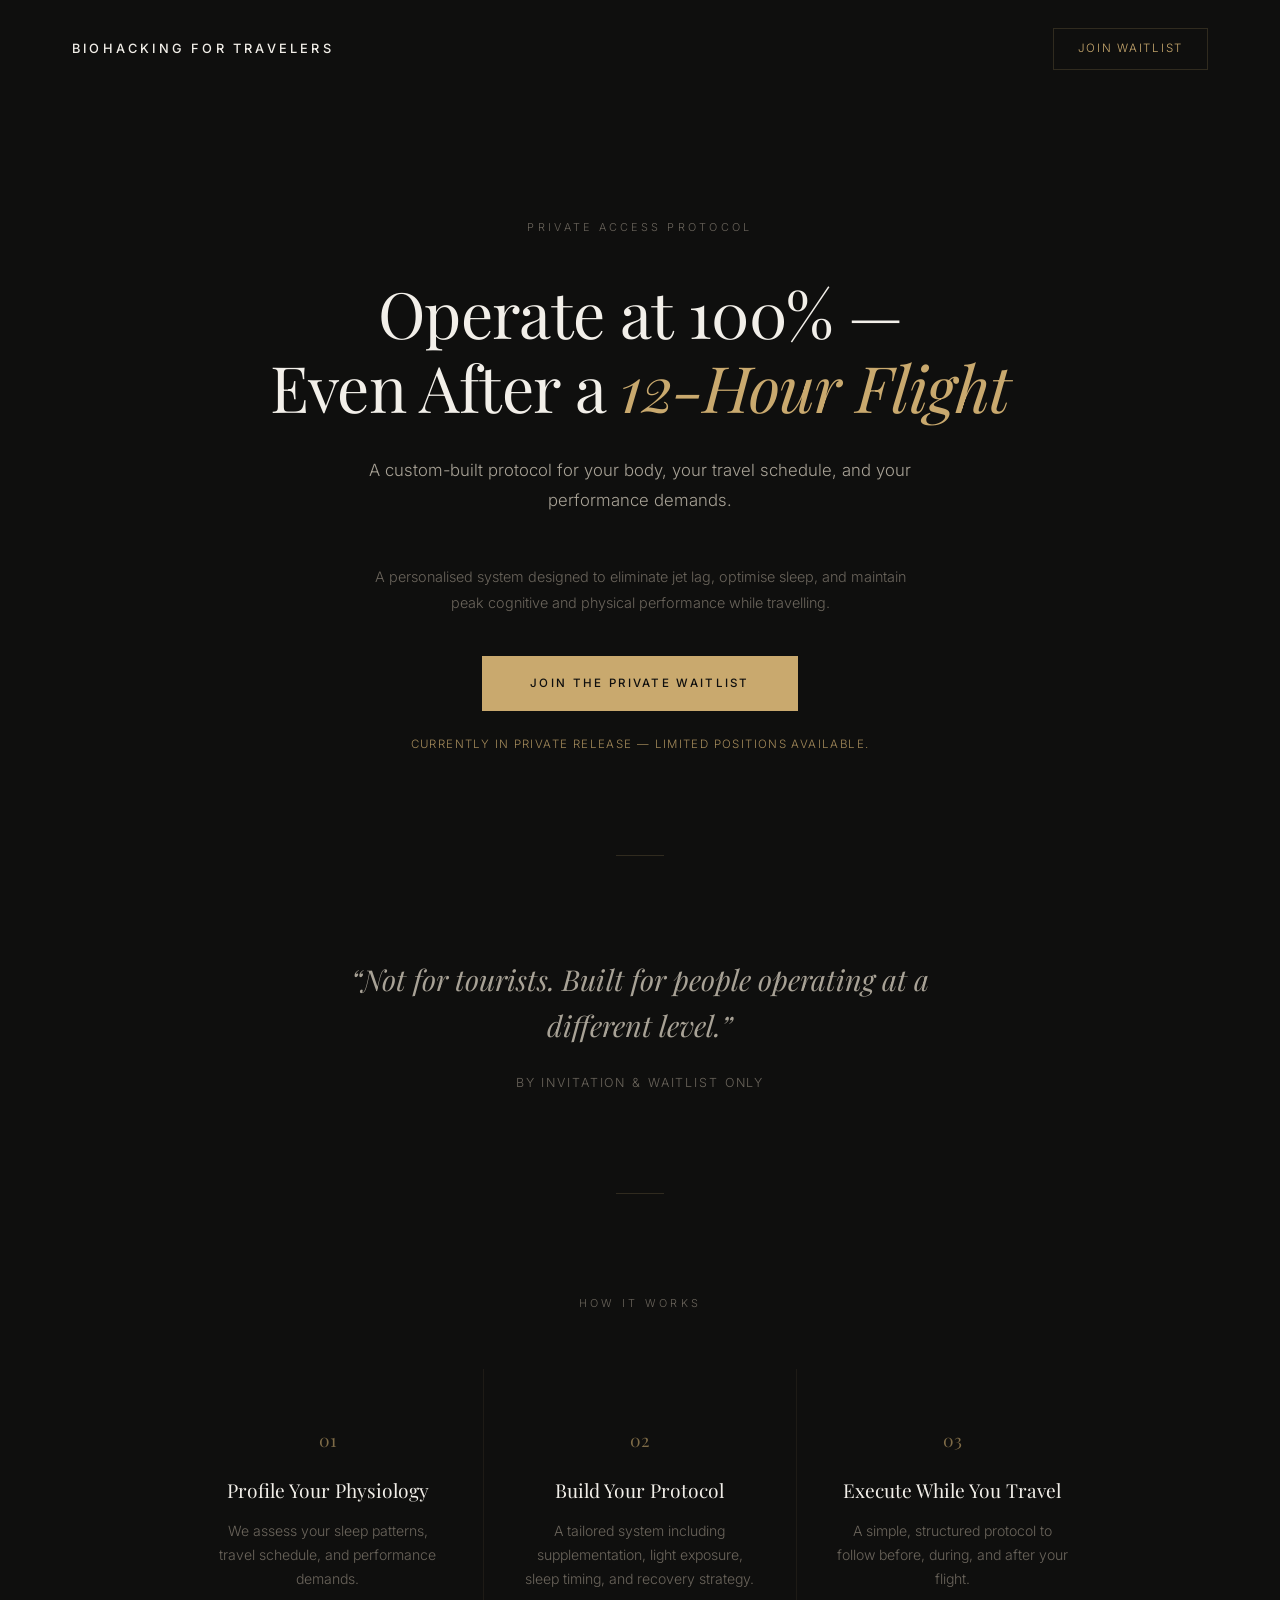
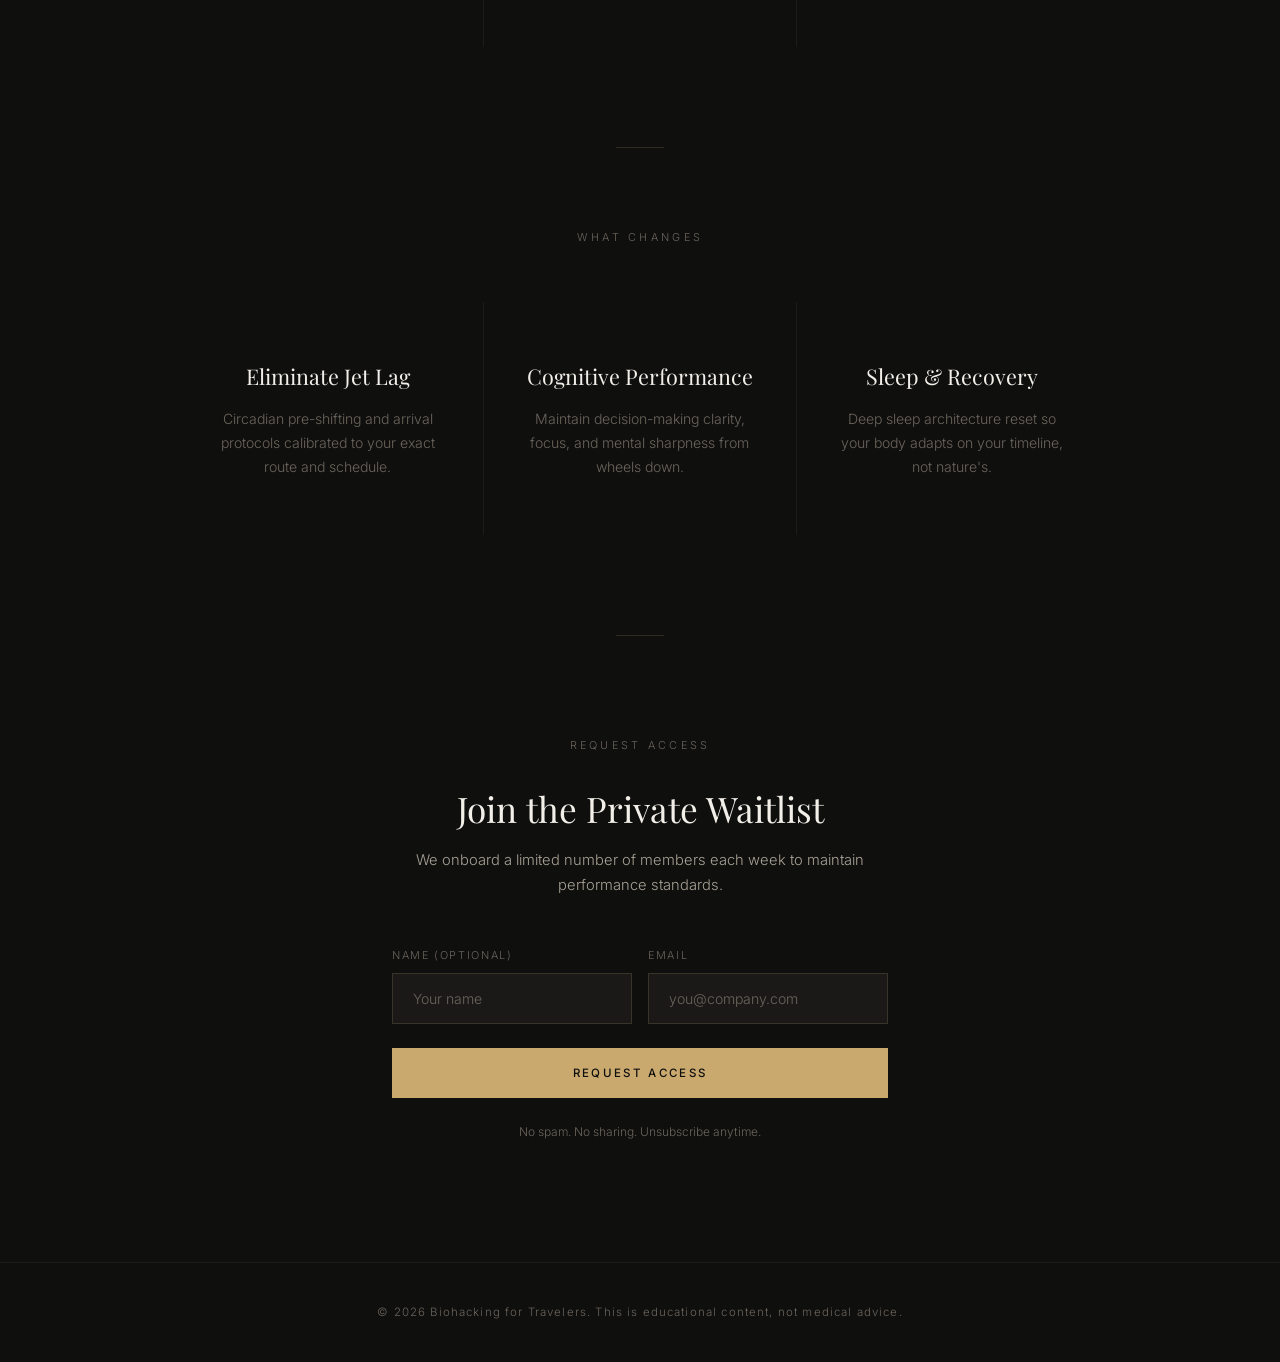
<file: index.html>
<!DOCTYPE html>
<html lang="en">
<head>
    <meta charset="UTF-8">
    <meta name="viewport" content="width=device-width, initial-scale=1.0">
    <title>Biohacking for Travelers — Operate at 100%, Anywhere in the World</title>
    <meta name="description" content="A precision travel protocol designed to eliminate jet lag, sharpen focus, and maintain performance — anywhere in the world.">
    <meta property="og:title" content="Biohacking for Travelers — Operate at 100%">
    <meta property="og:description" content="A precision travel protocol for high performers who can't afford to be off their game.">
    <meta property="og:type" content="website">
    <link rel="preconnect" href="https://fonts.googleapis.com">
    <link rel="preconnect" href="https://fonts.gstatic.com" crossorigin>
    <link href="https://fonts.googleapis.com/css2?family=Inter:wght@300;400;500&family=Playfair+Display:wght@400;500;600&display=swap" rel="stylesheet">
    <style>
        *, *::before, *::after { margin: 0; padding: 0; box-sizing: border-box; }

        :root {
            --bg: #0f0f0e;
            --bg-elevated: #1a1918;
            --bg-card: #151413;
            --text-primary: #f2efe9;
            --text-secondary: #a8a296;
            --text-muted: #6b655c;
            --accent: #c9a96e;
            --accent-dim: rgba(201, 169, 110, 0.12);
            --border: rgba(201, 169, 110, 0.08);
            --border-strong: rgba(201, 169, 110, 0.18);
        }

        html { scroll-behavior: smooth; }

        body {
            background: var(--bg);
            color: var(--text-primary);
            font-family: 'Inter', -apple-system, BlinkMacSystemFont, sans-serif;
            font-weight: 300;
            line-height: 1.7;
            -webkit-font-smoothing: antialiased;
            -moz-osx-font-smoothing: grayscale;
        }

        .serif { font-family: 'Playfair Display', Georgia, serif; }

        /* ── NAV ── */
        nav {
            padding: 28px 32px;
            display: flex;
            justify-content: space-between;
            align-items: center;
            max-width: 1200px;
            margin: 0 auto;
        }
        .wordmark {
            font-family: 'Inter', sans-serif;
            font-weight: 500;
            font-size: 0.8rem;
            letter-spacing: 0.25em;
            text-transform: uppercase;
            color: var(--text-primary);
        }
        .nav-cta {
            font-size: 0.72rem;
            letter-spacing: 0.15em;
            text-transform: uppercase;
            color: var(--accent);
            text-decoration: none;
            padding: 10px 24px;
            border: 1px solid var(--border-strong);
            transition: all 0.3s ease;
        }
        .nav-cta:hover {
            background: var(--accent-dim);
        }

        /* ── HERO ── */
        .hero {
            max-width: 900px;
            margin: 0 auto;
            padding: 120px 32px 100px;
            text-align: center;
        }
        .hero-label {
            font-size: 0.68rem;
            letter-spacing: 0.3em;
            text-transform: uppercase;
            color: var(--text-muted);
            margin-bottom: 40px;
        }
        .hero h1 {
            font-family: 'Playfair Display', Georgia, serif;
            font-weight: 400;
            font-size: clamp(2.4rem, 5.5vw, 4rem);
            line-height: 1.15;
            letter-spacing: -0.01em;
            color: var(--text-primary);
            margin-bottom: 32px;
        }
        .hero h1 em {
            font-style: italic;
            color: var(--accent);
        }
        .hero-sub {
            font-size: 1.05rem;
            font-weight: 300;
            color: var(--text-secondary);
            max-width: 600px;
            margin: 0 auto 48px;
            line-height: 1.8;
        }
        .hero-cta {
            display: inline-block;
            font-size: 0.72rem;
            font-weight: 500;
            letter-spacing: 0.2em;
            text-transform: uppercase;
            color: var(--bg);
            background: var(--accent);
            padding: 18px 48px;
            text-decoration: none;
            transition: all 0.3s ease;
        }
        .hero-cta:hover {
            background: #d4b578;
        }
        .hero-supporting {
            font-size: 0.9rem;
            font-weight: 300;
            color: var(--text-muted);
            max-width: 560px;
            margin: 0 auto 40px;
            line-height: 1.8;
        }
        .hero-scarcity {
            font-size: 0.72rem;
            letter-spacing: 0.12em;
            text-transform: uppercase;
            color: var(--accent);
            margin-top: 24px;
            opacity: 0.8;
        }

        /* ── HOW IT WORKS ── */
        .how-it-works {
            max-width: 1000px;
            margin: 0 auto;
            padding: 100px 32px;
        }
        .how-label {
            text-align: center;
            font-size: 0.68rem;
            letter-spacing: 0.3em;
            text-transform: uppercase;
            color: var(--text-muted);
            margin-bottom: 56px;
        }
        .how-grid {
            display: grid;
            grid-template-columns: repeat(3, 1fr);
            gap: 1px;
            background: var(--border);
        }
        .how-step {
            background: var(--bg);
            padding: 56px 40px;
            text-align: center;
        }
        .how-number {
            display: inline-block;
            font-family: 'Playfair Display', Georgia, serif;
            font-size: 1.1rem;
            color: var(--accent);
            margin-bottom: 20px;
            opacity: 0.6;
        }
        .how-title {
            font-family: 'Playfair Display', Georgia, serif;
            font-size: 1.2rem;
            font-weight: 400;
            margin-bottom: 12px;
            color: var(--text-primary);
        }
        .how-desc {
            font-size: 0.88rem;
            color: var(--text-muted);
            line-height: 1.7;
        }

        /* ── DIVIDER ── */
        .divider {
            width: 48px;
            height: 1px;
            background: var(--border-strong);
            margin: 0 auto;
        }

        /* ── POSITIONING ── */
        .positioning {
            max-width: 700px;
            margin: 0 auto;
            padding: 100px 32px;
            text-align: center;
        }
        .positioning-quote {
            font-family: 'Playfair Display', Georgia, serif;
            font-size: clamp(1.3rem, 3vw, 1.8rem);
            font-weight: 400;
            font-style: italic;
            color: var(--text-secondary);
            line-height: 1.6;
            margin-bottom: 24px;
        }
        .positioning-note {
            font-size: 0.78rem;
            letter-spacing: 0.15em;
            text-transform: uppercase;
            color: var(--text-muted);
        }

        /* ── OUTCOMES ── */
        .outcomes {
            max-width: 1000px;
            margin: 0 auto;
            padding: 80px 32px 100px;
        }
        .outcomes-label {
            text-align: center;
            font-size: 0.68rem;
            letter-spacing: 0.3em;
            text-transform: uppercase;
            color: var(--text-muted);
            margin-bottom: 56px;
        }
        .outcomes-grid {
            display: grid;
            grid-template-columns: repeat(3, 1fr);
            gap: 1px;
            background: var(--border);
        }
        .outcome {
            background: var(--bg);
            padding: 56px 40px;
            text-align: center;
        }
        .outcome-title {
            font-family: 'Playfair Display', Georgia, serif;
            font-size: 1.35rem;
            font-weight: 400;
            margin-bottom: 12px;
            color: var(--text-primary);
        }
        .outcome-desc {
            font-size: 0.88rem;
            color: var(--text-muted);
            line-height: 1.7;
        }

        /* ── WAITLIST ── */
        .waitlist {
            max-width: 560px;
            margin: 0 auto;
            padding: 100px 32px 120px;
            text-align: center;
        }
        .waitlist-label {
            font-size: 0.68rem;
            letter-spacing: 0.3em;
            text-transform: uppercase;
            color: var(--text-muted);
            margin-bottom: 32px;
        }
        .waitlist h2 {
            font-family: 'Playfair Display', Georgia, serif;
            font-weight: 400;
            font-size: clamp(1.6rem, 3.5vw, 2.2rem);
            line-height: 1.3;
            margin-bottom: 16px;
        }
        .waitlist-sub {
            font-size: 0.92rem;
            color: var(--text-secondary);
            margin-bottom: 48px;
            line-height: 1.7;
        }

        .waitlist-form {
            display: flex;
            flex-direction: column;
            gap: 16px;
        }
        .form-row {
            display: flex;
            gap: 16px;
        }
        .form-row .form-field { flex: 1; }

        .form-field input {
            width: 100%;
            padding: 16px 20px;
            background: var(--bg-elevated);
            border: 1px solid var(--border-strong);
            color: var(--text-primary);
            font-family: 'Inter', sans-serif;
            font-size: 0.88rem;
            font-weight: 300;
            outline: none;
            transition: border-color 0.3s ease;
        }
        .form-field input::placeholder {
            color: var(--text-muted);
        }
        .form-field input:focus {
            border-color: var(--accent);
        }
        .form-field label {
            display: block;
            font-size: 0.68rem;
            letter-spacing: 0.15em;
            text-transform: uppercase;
            color: var(--text-muted);
            margin-bottom: 8px;
            text-align: left;
        }

        .btn-request {
            width: 100%;
            padding: 18px;
            background: var(--accent);
            color: var(--bg);
            border: none;
            font-family: 'Inter', sans-serif;
            font-size: 0.72rem;
            font-weight: 500;
            letter-spacing: 0.2em;
            text-transform: uppercase;
            cursor: pointer;
            transition: all 0.3s ease;
            margin-top: 8px;
        }
        .btn-request:hover {
            background: #d4b578;
        }
        .btn-request:disabled {
            opacity: 0.6;
            cursor: not-allowed;
        }

        .form-privacy {
            font-size: 0.75rem;
            color: var(--text-muted);
            margin-top: 8px;
        }

        /* ── POST-SIGNUP ── */
        .post-signup {
            display: none;
            text-align: center;
        }
        .post-signup.visible {
            display: block;
        }
        .post-signup-confirmed {
            font-family: 'Playfair Display', Georgia, serif;
            font-size: 1.8rem;
            font-weight: 400;
            color: var(--text-primary);
            margin-bottom: 32px;
        }
        .post-signup-position {
            font-size: 0.88rem;
            color: var(--text-secondary);
            margin-bottom: 8px;
        }
        .post-signup-number {
            font-family: 'Playfair Display', Georgia, serif;
            font-size: 3rem;
            color: var(--accent);
            margin-bottom: 24px;
        }
        .post-signup-note {
            font-size: 0.85rem;
            color: var(--text-muted);
            line-height: 1.7;
            margin-bottom: 40px;
            padding: 0 20px;
        }
        .post-signup-divider {
            width: 48px;
            height: 1px;
            background: var(--border-strong);
            margin: 32px auto;
        }
        .post-signup-referral {
            font-size: 0.82rem;
            color: var(--text-secondary);
            font-style: italic;
            line-height: 1.7;
        }

        /* ── FOOTER ── */
        footer {
            border-top: 1px solid var(--border);
            padding: 40px 32px;
            text-align: center;
        }
        footer p {
            font-size: 0.72rem;
            color: var(--text-muted);
            letter-spacing: 0.1em;
        }

        /* ── MOBILE ── */
        @media (max-width: 768px) {
            nav { padding: 20px 24px; }
            .hero { padding: 80px 24px 72px; }
            .hero-label { margin-bottom: 28px; }
            .hero h1 { margin-bottom: 24px; }
            .hero-sub { margin-bottom: 36px; }
            .positioning { padding: 72px 24px; }
            .outcomes { padding: 60px 24px 72px; }
            .how-it-works { padding: 72px 24px; }
            .how-grid {
                grid-template-columns: 1fr;
            }
            .how-step { padding: 40px 32px; }
            .outcomes-grid {
                grid-template-columns: 1fr;
            }
            .outcome { padding: 40px 32px; }
            .waitlist { padding: 72px 24px 96px; }
            .form-row { flex-direction: column; }
        }

        @media (max-width: 480px) {
            .hero-cta {
                padding: 16px 36px;
                font-size: 0.68rem;
            }
            .nav-cta { display: none; }
        }
    </style>
</head>
<body>

    <!-- Nav -->
    <nav>
        <div class="wordmark">Biohacking for Travelers</div>
        <a href="#waitlist" class="nav-cta">Join Waitlist</a>
    </nav>

    <!-- Hero -->
    <section class="hero">
        <p class="hero-label">Private Access Protocol</p>
        <h1>Operate at 100% &mdash;<br>Even After a <em>12-Hour Flight</em></h1>
        <p class="hero-sub">A custom-built protocol for your body, your travel schedule, and your performance demands.</p>
        <p class="hero-supporting">A personalised system designed to eliminate jet lag, optimise sleep, and maintain peak cognitive and physical performance while travelling.</p>
        <a href="#waitlist" class="hero-cta">Join the Private Waitlist</a>
        <p class="hero-scarcity">Currently in private release &mdash; limited positions available.</p>
    </section>

    <div class="divider"></div>

    <!-- Positioning -->
    <section class="positioning">
        <p class="positioning-quote">&ldquo;Not for tourists. Built for people operating at a different level.&rdquo;</p>
        <p class="positioning-note">By invitation &amp; waitlist only</p>
    </section>

    <div class="divider"></div>

    <!-- How It Works -->
    <section class="how-it-works">
        <p class="how-label">How It Works</p>
        <div class="how-grid">
            <div class="how-step">
                <span class="how-number">01</span>
                <h3 class="how-title">Profile Your Physiology</h3>
                <p class="how-desc">We assess your sleep patterns, travel schedule, and performance demands.</p>
            </div>
            <div class="how-step">
                <span class="how-number">02</span>
                <h3 class="how-title">Build Your Protocol</h3>
                <p class="how-desc">A tailored system including supplementation, light exposure, sleep timing, and recovery strategy.</p>
            </div>
            <div class="how-step">
                <span class="how-number">03</span>
                <h3 class="how-title">Execute While You Travel</h3>
                <p class="how-desc">A simple, structured protocol to follow before, during, and after your flight.</p>
            </div>
        </div>
    </section>

    <div class="divider"></div>

    <!-- Outcomes -->
    <section class="outcomes">
        <p class="outcomes-label">What Changes</p>
        <div class="outcomes-grid">
            <div class="outcome">
                <h3 class="outcome-title">Eliminate Jet Lag</h3>
                <p class="outcome-desc">Circadian pre-shifting and arrival protocols calibrated to your exact route and schedule.</p>
            </div>
            <div class="outcome">
                <h3 class="outcome-title">Cognitive Performance</h3>
                <p class="outcome-desc">Maintain decision-making clarity, focus, and mental sharpness from wheels down.</p>
            </div>
            <div class="outcome">
                <h3 class="outcome-title">Sleep &amp; Recovery</h3>
                <p class="outcome-desc">Deep sleep architecture reset so your body adapts on your timeline, not nature's.</p>
            </div>
        </div>
    </section>

    <div class="divider"></div>

    <!-- Waitlist -->
    <section class="waitlist" id="waitlist">
        <p class="waitlist-label">Request Access</p>
        <h2>Join the Private Waitlist</h2>
        <p class="waitlist-sub">We onboard a limited number of members each week to maintain performance standards.</p>

        <form class="waitlist-form" id="waitlistForm">
            <div class="form-row">
                <div class="form-field">
                    <label for="name">Name (optional)</label>
                    <input type="text" id="name" name="name" placeholder="Your name" autocomplete="given-name">
                </div>
                <div class="form-field">
                    <label for="email">Email</label>
                    <input type="email" id="email" name="email" placeholder="you@company.com" required autocomplete="email">
                </div>
            </div>
            <button type="submit" class="btn-request" id="submitBtn">Request Access</button>
            <p class="form-privacy">No spam. No sharing. Unsubscribe anytime.</p>
        </form>

        <div class="post-signup" id="postSignup">
            <p class="post-signup-confirmed">You&rsquo;re on the list.</p>
            <p class="post-signup-position">Your position</p>
            <p class="post-signup-number" id="queueNumber">#&mdash;</p>
            <p class="post-signup-note">We onboard a limited number of members each week<br>to maintain performance standards.</p>
            <div class="post-signup-divider"></div>
            <p class="post-signup-referral">Move up the list &mdash; invite colleagues to skip ahead.</p>
        </div>
    </section>

    <!-- Footer -->
    <footer>
        <p>&copy; 2026 Biohacking for Travelers. This is educational content, not medical advice.</p>
    </footer>

    <script>
        (function() {
            var form = document.getElementById('waitlistForm');
            var postSignup = document.getElementById('postSignup');
            var queueNumber = document.getElementById('queueNumber');
            var submitBtn = document.getElementById('submitBtn');

            form.addEventListener('submit', function(e) {
                e.preventDefault();

                var email = document.getElementById('email').value.trim();
                var name = document.getElementById('name').value.trim();

                if (!email) return;

                submitBtn.disabled = true;
                submitBtn.textContent = 'Submitting...';

                // POST to Vercel serverless function
                fetch('/api/waitlist', {
                    method: 'POST',
                    headers: { 'Content-Type': 'application/json' },
                    body: JSON.stringify({ email: email, name: name })
                })
                .then(function(res) { return res.json(); })
                .then(function(data) {
                    if (data.success) {
                        showConfirmation(data.position || generatePosition());
                    } else {
                        showConfirmation(generatePosition());
                    }
                })
                .catch(function() {
                    // Fallback: show confirmation even if API fails
                    showConfirmation(generatePosition());
                });
            });

            function showConfirmation(position) {
                form.style.display = 'none';
                postSignup.classList.add('visible');
                queueNumber.textContent = '#' + position;
            }

            function generatePosition() {
                return Math.floor(Math.random() * 180) + 220;
            }
        })();
    </script>

</body>
</html>
</file>
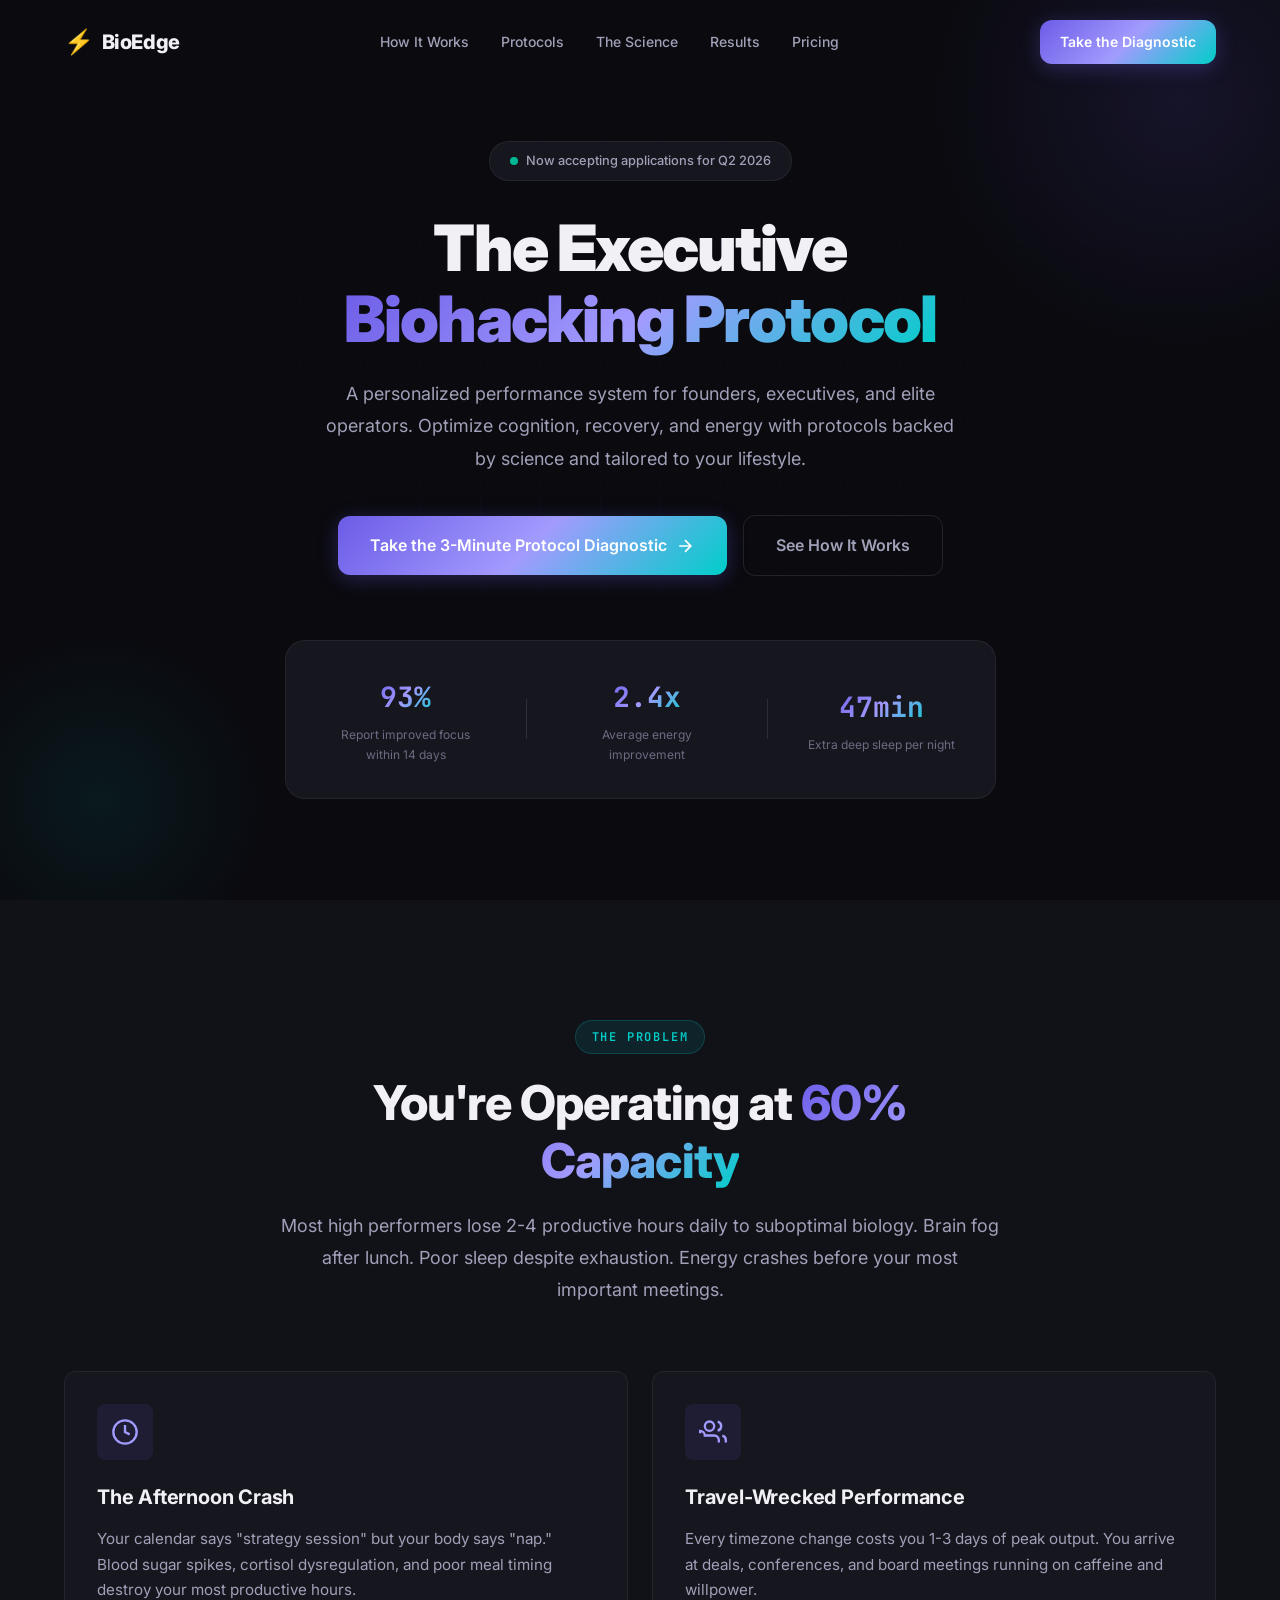
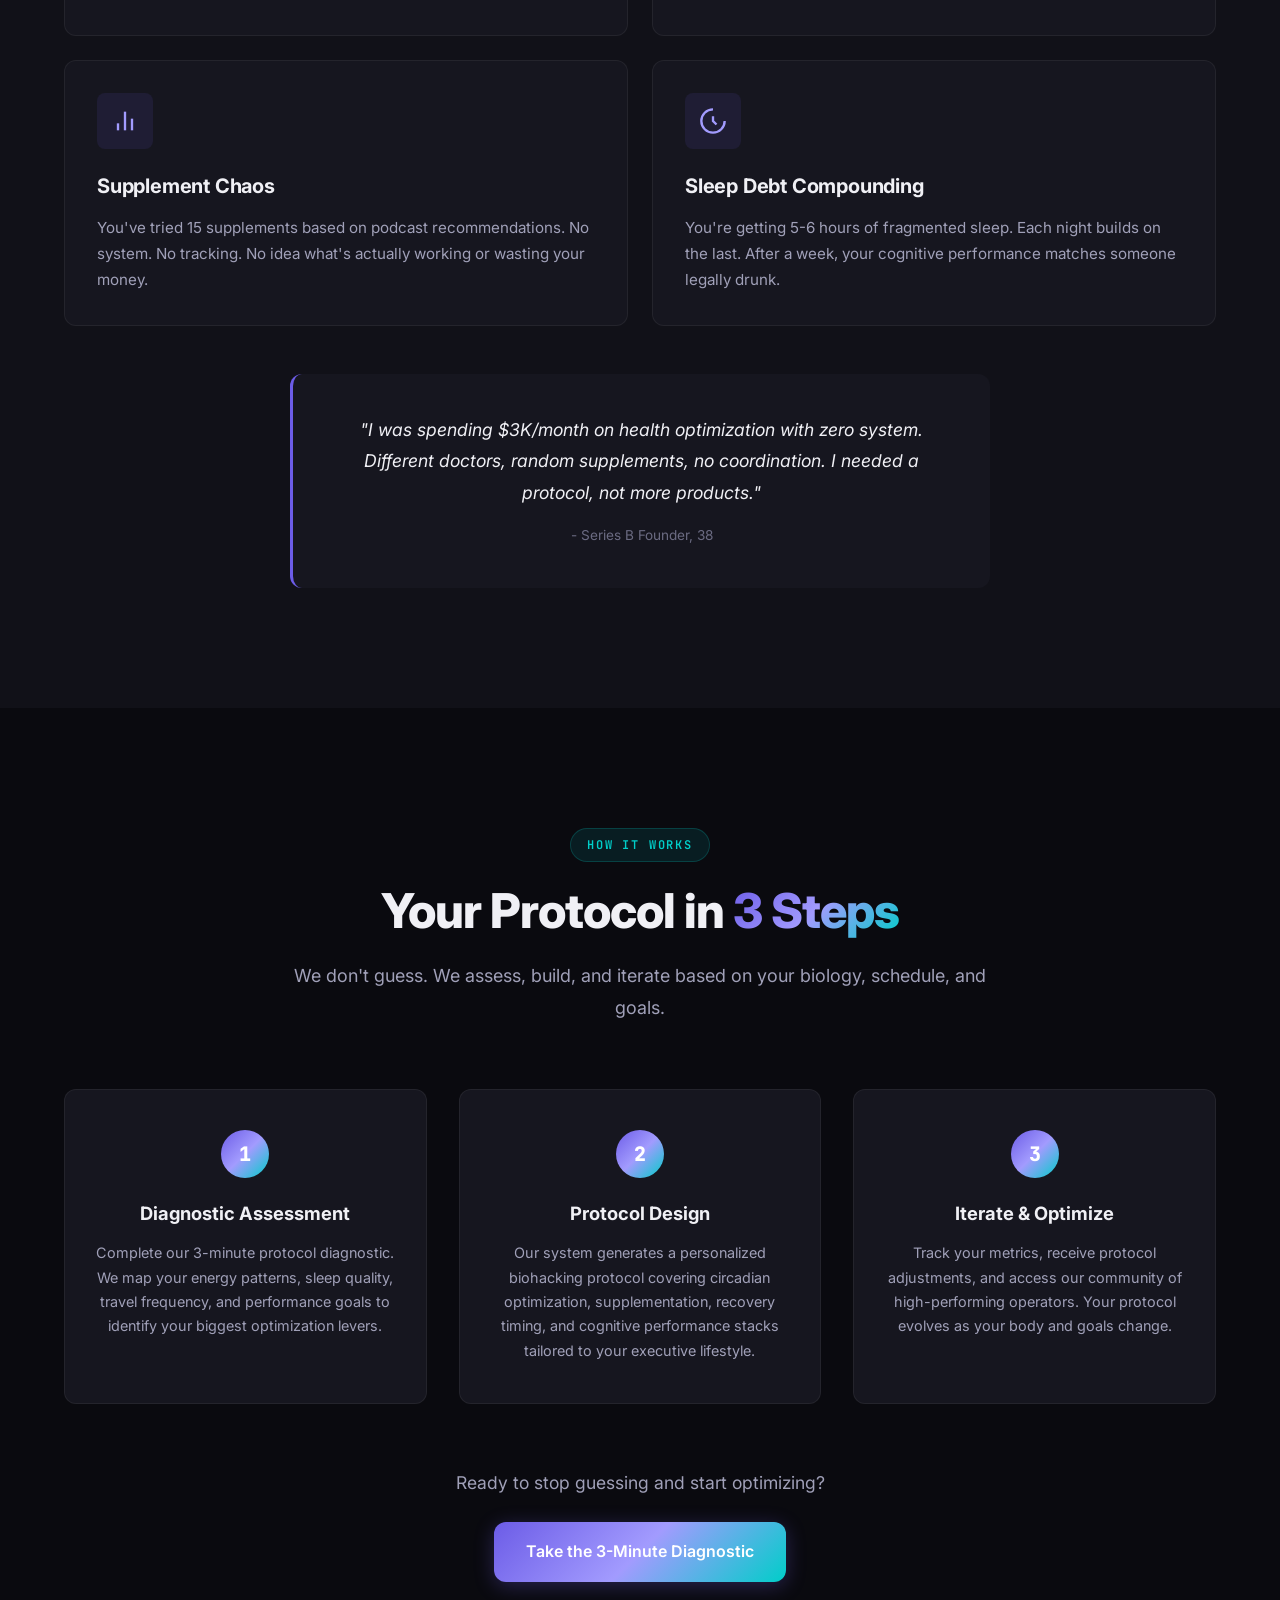
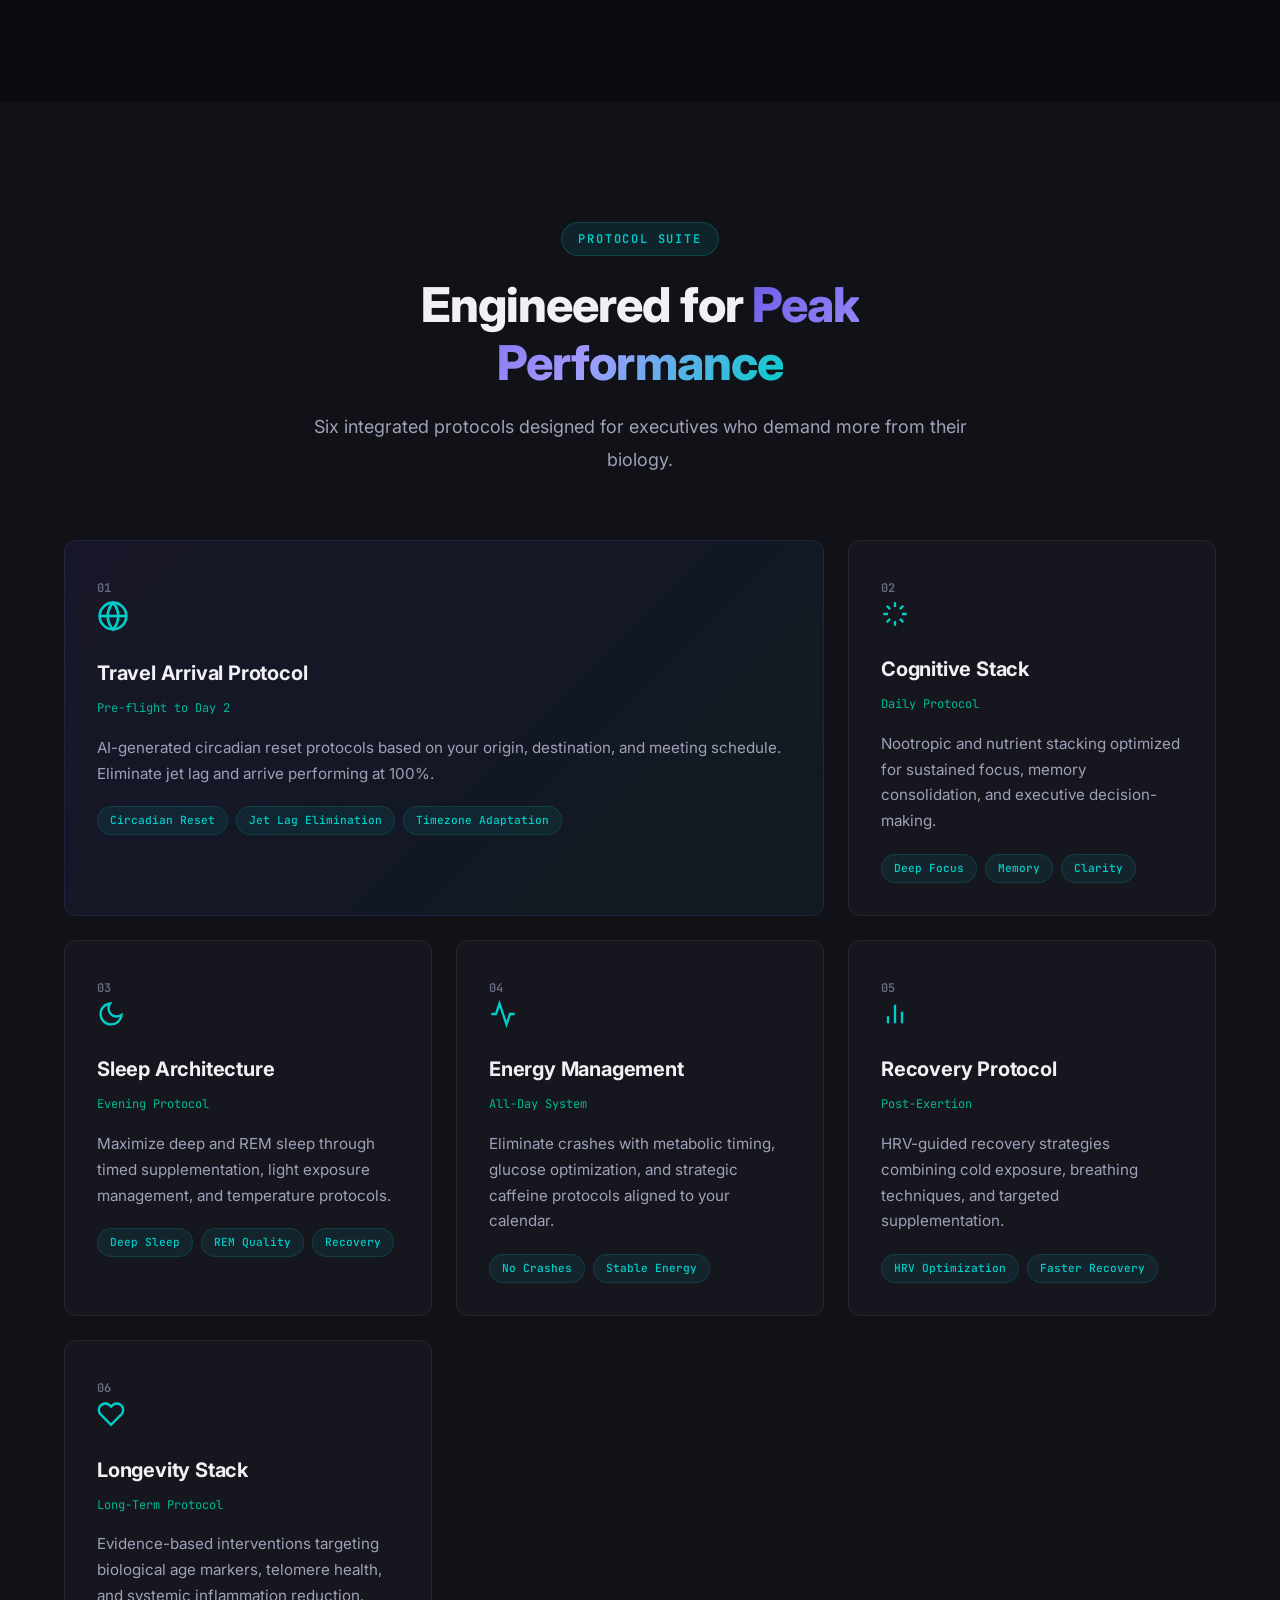
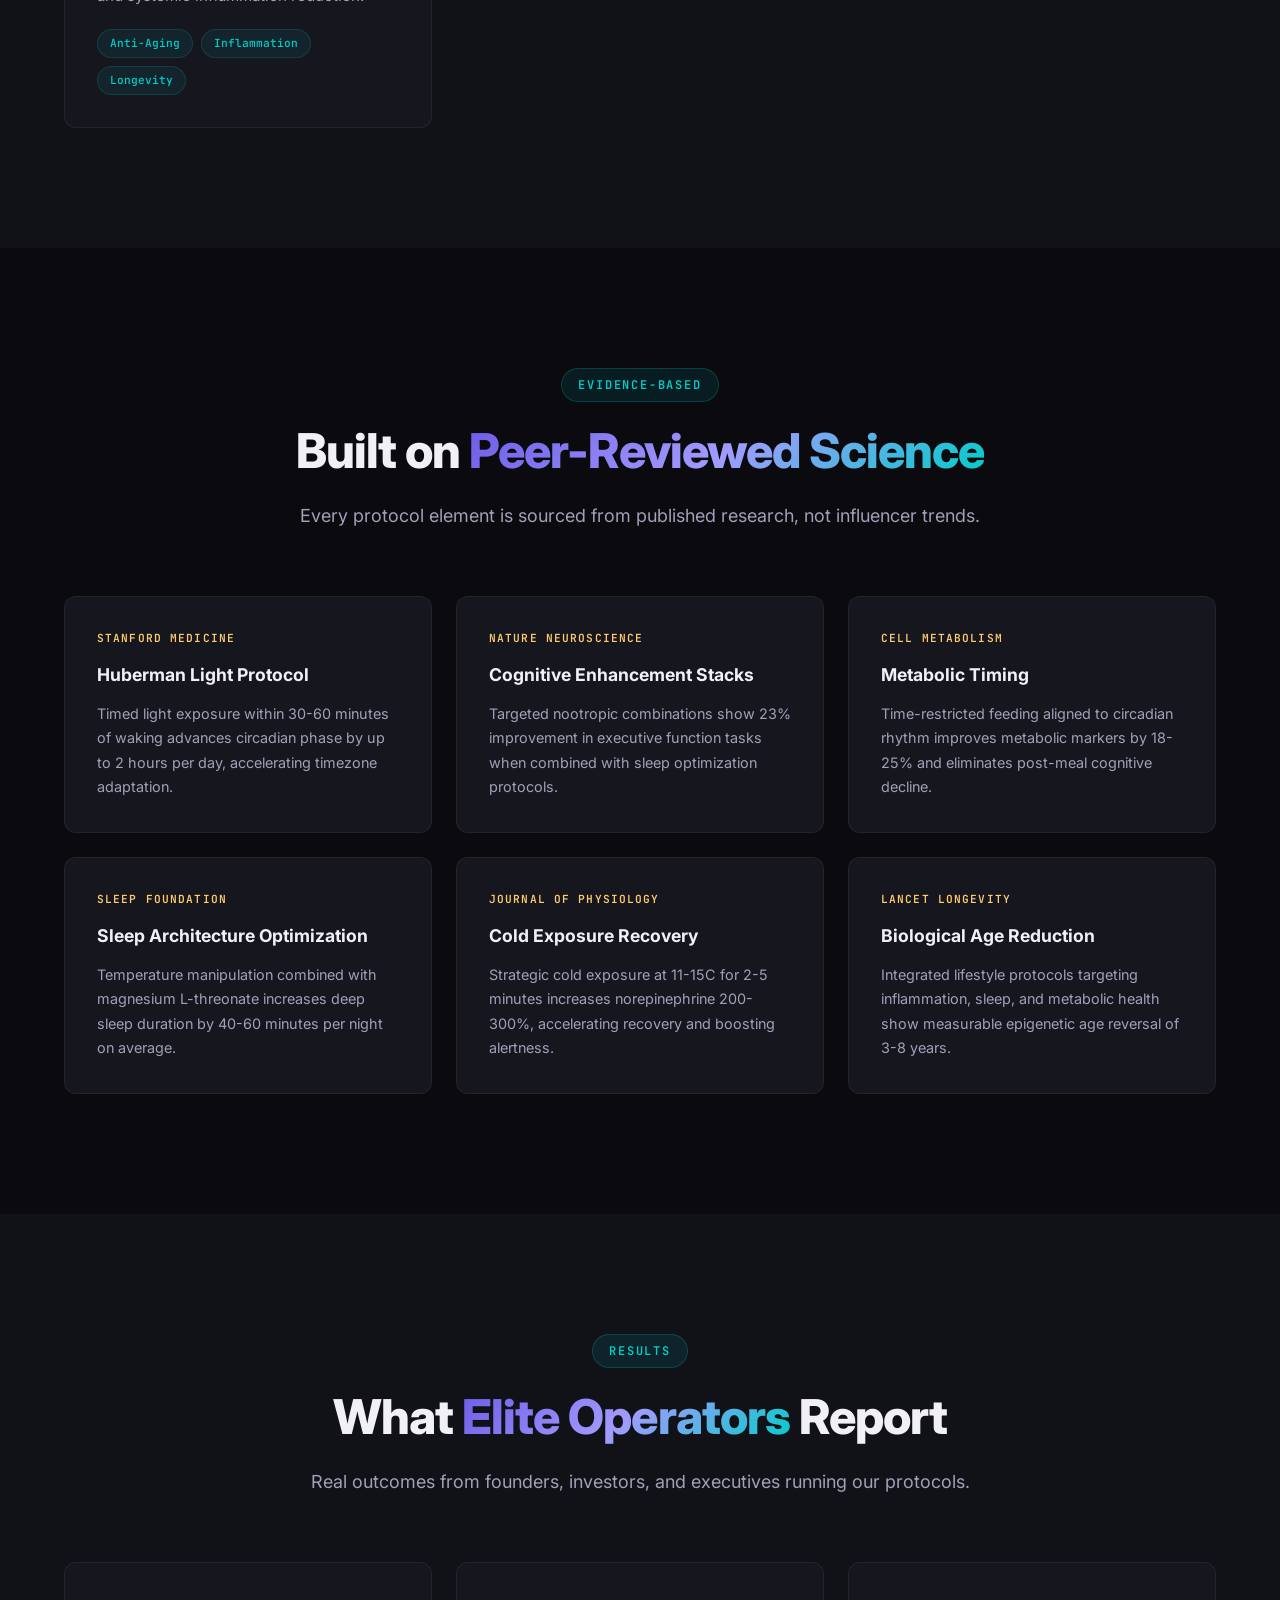
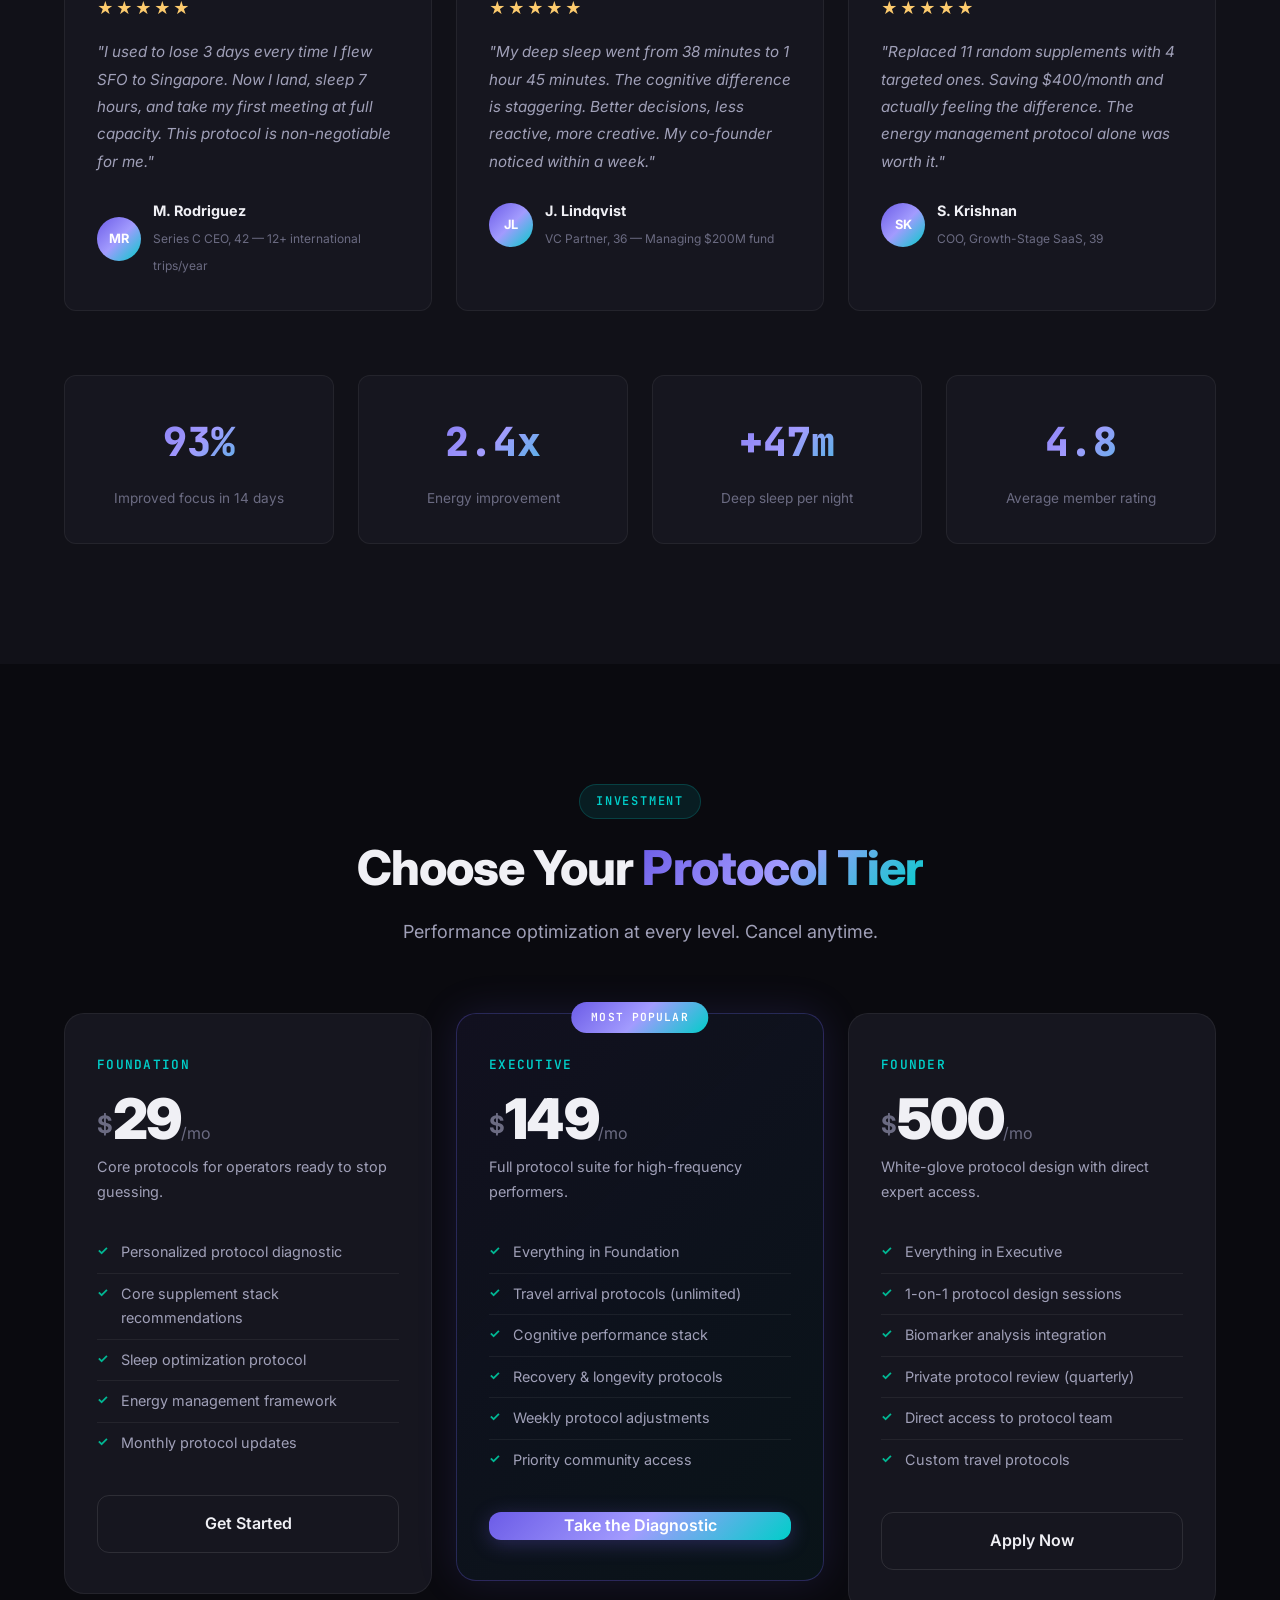
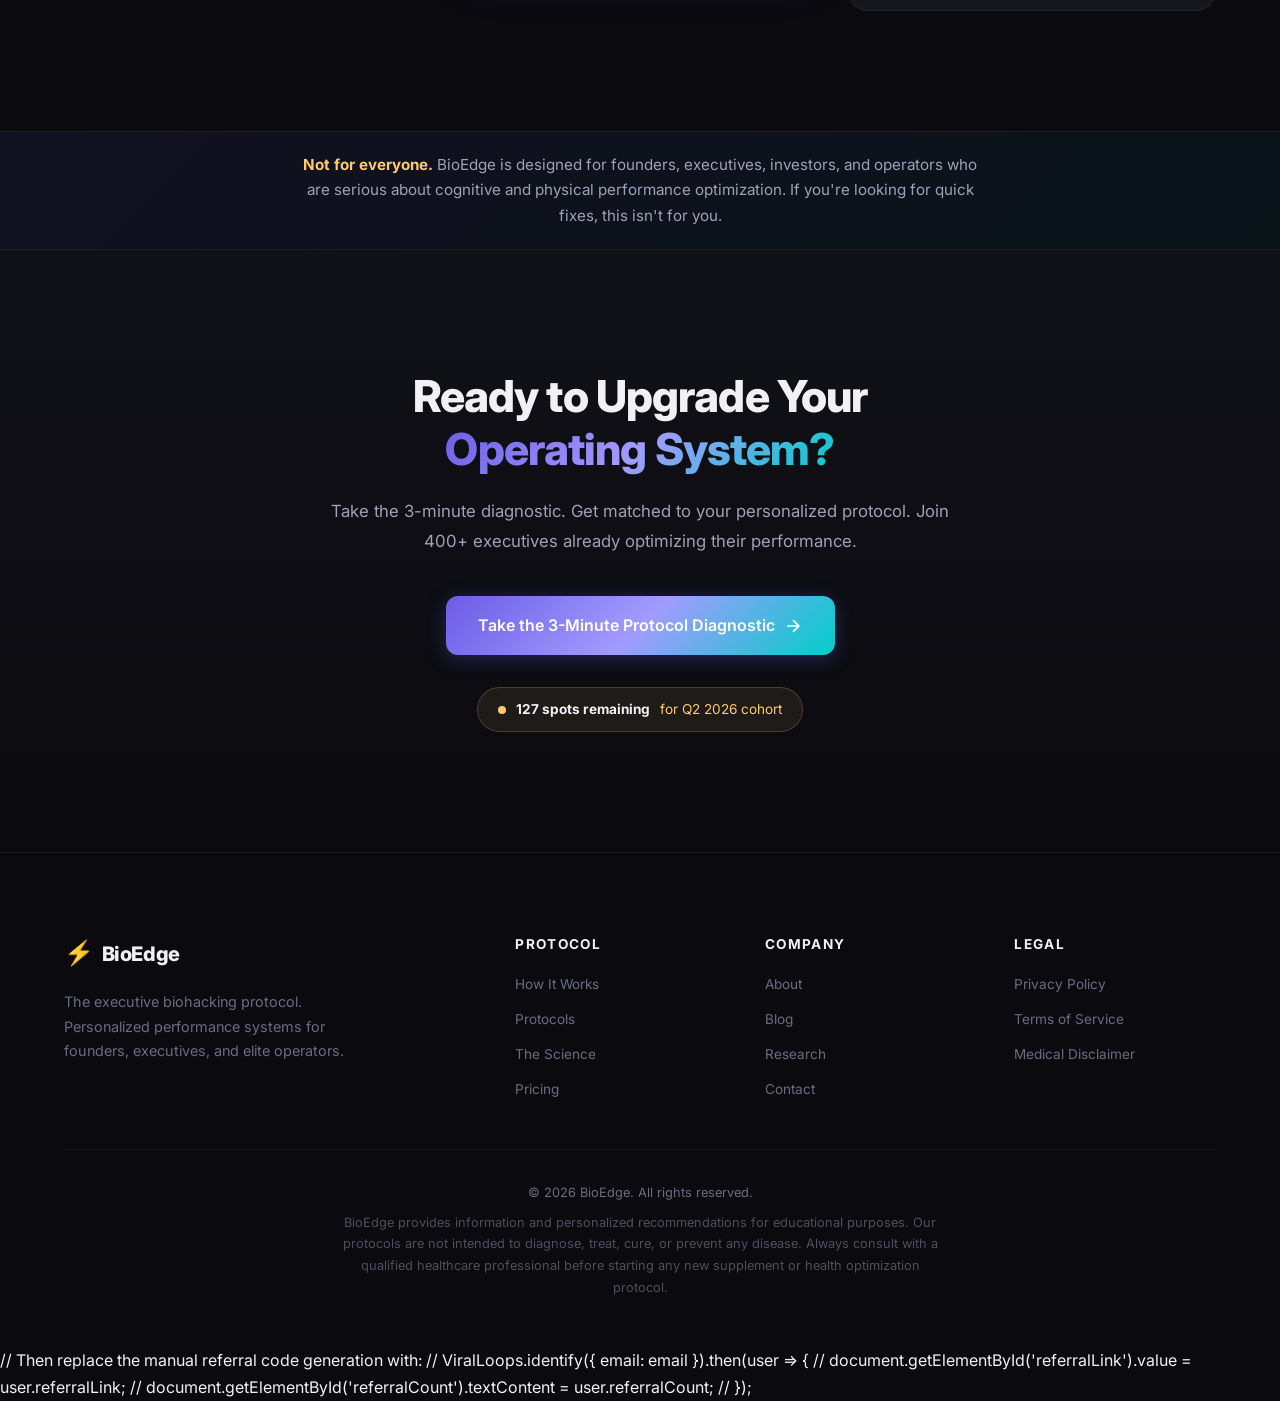
<file: Execuitve Biohacking for Travelers/index.html>
<!DOCTYPE html>
<html lang="en">
<head>
    <meta charset="UTF-8">
    <meta name="viewport" content="width=device-width, initial-scale=1.0">
    <title>BioEdge | The Executive Biohacking Protocol</title>
    <meta name="description" content="A personalized performance system for founders, executives, and elite operators. Take the 3-minute protocol diagnostic.">
    <meta property="og:title" content="The Executive Biohacking Protocol">
    <meta property="og:description" content="A personalized performance system for founders, executives, and elite operators.">
    <meta property="og:type" content="website">
    <link rel="preconnect" href="https://fonts.googleapis.com">
    <link rel="preconnect" href="https://fonts.gstatic.com" crossorigin>
    <link href="https://fonts.googleapis.com/css2?family=Inter:wght@300;400;500;600;700;800;900&family=JetBrains+Mono:wght@400;500;600&display=swap" rel="stylesheet">
    <link rel="stylesheet" href="styles.css">
</head>
<body>
    <!-- Navigation -->
    <nav class="nav" id="nav">
        <div class="nav-container">
            <a href="#" class="nav-logo" onclick="showSection('landing');return false;">
                <span class="logo-icon">&#9889;</span>
                <span>BioEdge</span>
            </a>
            <div class="nav-links" id="navLinks">
                <a href="#how" onclick="showSection('landing')">How It Works</a>
                <a href="#protocols">Protocols</a>
                <a href="#science">The Science</a>
                <a href="#results">Results</a>
                <a href="#pricing">Pricing</a>
            </div>
            <div class="nav-actions">
                <a href="#" class="btn btn-primary btn-sm" onclick="showSection('diagnostic');return false;">Take the Diagnostic</a>
                <button class="nav-toggle" id="navToggle" aria-label="Toggle menu">
                    <span></span><span></span><span></span>
                </button>
            </div>
        </div>
    </nav>

    <!-- ===== SECTION 1: LANDING PAGE ===== -->
    <div id="section-landing">

    <!-- Hero -->
    <section class="hero">
        <div class="hero-bg-grid"></div>
        <div class="container">
            <div class="hero-content">
                <div class="hero-badge">
                    <span class="badge-dot"></span>
                    Now accepting applications for Q2 2026
                </div>
                <h1 class="hero-title">
                    The Executive<br><span class="gradient-text">Biohacking Protocol</span>
                </h1>
                <p class="hero-subtitle">
                    A personalized performance system for founders, executives, and elite operators. Optimize cognition, recovery, and energy with protocols backed by science and tailored to your lifestyle.
                </p>
                <div class="hero-cta">
                    <a href="#" class="btn btn-primary btn-lg" onclick="showSection('diagnostic');return false;">
                        Take the 3-Minute Protocol Diagnostic
                        <svg width="20" height="20" viewBox="0 0 24 24" fill="none" stroke="currentColor" stroke-width="2"><path d="M5 12h14M12 5l7 7-7 7"/></svg>
                    </a>
                    <a href="#how" class="btn btn-ghost btn-lg">See How It Works</a>
                </div>
                <div class="hero-metrics">
                    <div class="metric">
                        <span class="metric-value">93%</span>
                        <span class="metric-label">Report improved focus within 14 days</span>
                    </div>
                    <span class="metric-divider"></span>
                    <div class="metric">
                        <span class="metric-value">2.4x</span>
                        <span class="metric-label">Average energy improvement</span>
                    </div>
                    <span class="metric-divider"></span>
                    <div class="metric">
                        <span class="metric-value">47min</span>
                        <span class="metric-label">Extra deep sleep per night</span>
                    </div>
                </div>
            </div>
        </div>
    </section>

    <!-- Problem Section -->
    <section class="section section-dark" id="problem">
        <div class="container">
            <div class="section-header fade-in">
                <span class="section-tag">The Problem</span>
                <h2>You're Operating at <span class="gradient-text">60% Capacity</span></h2>
                <p class="section-desc">Most high performers lose 2-4 productive hours daily to suboptimal biology. Brain fog after lunch. Poor sleep despite exhaustion. Energy crashes before your most important meetings.</p>
            </div>
            <div class="problem-grid">
                <div class="problem-card fade-in">
                    <div class="problem-icon">
                        <svg width="28" height="28" viewBox="0 0 24 24" fill="none" stroke="currentColor" stroke-width="2"><circle cx="12" cy="12" r="10"/><path d="M12 6v6l4 2"/></svg>
                    </div>
                    <h3>The Afternoon Crash</h3>
                    <p>Your calendar says "strategy session" but your body says "nap." Blood sugar spikes, cortisol dysregulation, and poor meal timing destroy your most productive hours.</p>
                </div>
                <div class="problem-card fade-in">
                    <div class="problem-icon">
                        <svg width="28" height="28" viewBox="0 0 24 24" fill="none" stroke="currentColor" stroke-width="2"><path d="M17 21v-2a4 4 0 00-4-4H5a4 4 0 00-4-4v2"/><circle cx="9" cy="7" r="4"/><path d="M23 21v-2a4 4 0 00-3-3.87"/><path d="M16 3.13a4 4 0 010 7.75"/></svg>
                    </div>
                    <h3>Travel-Wrecked Performance</h3>
                    <p>Every timezone change costs you 1-3 days of peak output. You arrive at deals, conferences, and board meetings running on caffeine and willpower.</p>
                </div>
                <div class="problem-card fade-in">
                    <div class="problem-icon">
                        <svg width="28" height="28" viewBox="0 0 24 24" fill="none" stroke="currentColor" stroke-width="2"><path d="M18 20V10"/><path d="M12 20V4"/><path d="M6 20v-6"/></svg>
                    </div>
                    <h3>Supplement Chaos</h3>
                    <p>You've tried 15 supplements based on podcast recommendations. No system. No tracking. No idea what's actually working or wasting your money.</p>
                </div>
                <div class="problem-card fade-in">
                    <div class="problem-icon">
                        <svg width="28" height="28" viewBox="0 0 24 24" fill="none" stroke="currentColor" stroke-width="2"><path d="M12 2C6.48 2 2 6.48 2 12s4.48 10 10 10 10-4.48 10-10"/><path d="M12 8v4l3 3"/></svg>
                    </div>
                    <h3>Sleep Debt Compounding</h3>
                    <p>You're getting 5-6 hours of fragmented sleep. Each night builds on the last. After a week, your cognitive performance matches someone legally drunk.</p>
                </div>
            </div>
            <div class="problem-quote fade-in">
                <blockquote>"I was spending $3K/month on health optimization with zero system. Different doctors, random supplements, no coordination. I needed a protocol, not more products."</blockquote>
                <cite>- Series B Founder, 38</cite>
            </div>
        </div>
    </section>

    <!-- How It Works -->
    <section class="section" id="how">
        <div class="container">
            <div class="section-header fade-in">
                <span class="section-tag">How It Works</span>
                <h2>Your Protocol in <span class="gradient-text">3 Steps</span></h2>
                <p class="section-desc">We don't guess. We assess, build, and iterate based on your biology, schedule, and goals.</p>
            </div>
            <div class="travel-how-grid">
                <div class="travel-how-card fade-in">
                    <div class="travel-how-number">1</div>
                    <h4>Diagnostic Assessment</h4>
                    <p>Complete our 3-minute protocol diagnostic. We map your energy patterns, sleep quality, travel frequency, and performance goals to identify your biggest optimization levers.</p>
                </div>
                <div class="travel-how-card fade-in">
                    <div class="travel-how-number">2</div>
                    <h4>Protocol Design</h4>
                    <p>Our system generates a personalized biohacking protocol covering circadian optimization, supplementation, recovery timing, and cognitive performance stacks tailored to your executive lifestyle.</p>
                </div>
                <div class="travel-how-card fade-in">
                    <div class="travel-how-number">3</div>
                    <h4>Iterate &amp; Optimize</h4>
                    <p>Track your metrics, receive protocol adjustments, and access our community of high-performing operators. Your protocol evolves as your body and goals change.</p>
                </div>
            </div>
            <div class="travel-cta fade-in">
                <p>Ready to stop guessing and start optimizing?</p>
                <a href="#" class="btn btn-primary btn-lg" onclick="showSection('diagnostic');return false;">Take the 3-Minute Diagnostic</a>
            </div>
        </div>
    </section>

    <!-- Protocols Section -->
    <section class="section section-dark" id="protocols">
        <div class="container">
            <div class="section-header fade-in">
                <span class="section-tag">Protocol Suite</span>
                <h2>Engineered for <span class="gradient-text">Peak Performance</span></h2>
                <p class="section-desc">Six integrated protocols designed for executives who demand more from their biology.</p>
            </div>
            <div class="protocols-grid">
                <div class="protocol-card protocol-featured fade-in">
                    <span class="protocol-number">01</span>
                    <div class="protocol-icon-wrap">
                        <svg width="32" height="32" viewBox="0 0 24 24" fill="none" stroke="currentColor" stroke-width="2"><circle cx="12" cy="12" r="10"/><path d="M2 12h20"/><path d="M12 2a15.3 15.3 0 014 10 15.3 15.3 0 01-4 10 15.3 15.3 0 01-4-10 15.3 15.3 0 014-10z"/></svg>
                    </div>
                    <h3>Travel Arrival Protocol</h3>
                    <p class="protocol-time">Pre-flight to Day 2</p>
                    <p>AI-generated circadian reset protocols based on your origin, destination, and meeting schedule. Eliminate jet lag and arrive performing at 100%.</p>
                    <div class="protocol-results">
                        <span>Circadian Reset</span>
                        <span>Jet Lag Elimination</span>
                        <span>Timezone Adaptation</span>
                    </div>
                </div>
                <div class="protocol-card fade-in">
                    <span class="protocol-number">02</span>
                    <div class="protocol-icon-wrap">
                        <svg width="28" height="28" viewBox="0 0 24 24" fill="none" stroke="currentColor" stroke-width="2"><path d="M12 2v4M12 18v4M4.93 4.93l2.83 2.83M16.24 16.24l2.83 2.83M2 12h4M18 12h4M4.93 19.07l2.83-2.83M16.24 7.76l2.83-2.83"/></svg>
                    </div>
                    <h3>Cognitive Stack</h3>
                    <p class="protocol-time">Daily Protocol</p>
                    <p>Nootropic and nutrient stacking optimized for sustained focus, memory consolidation, and executive decision-making.</p>
                    <div class="protocol-results">
                        <span>Deep Focus</span>
                        <span>Memory</span>
                        <span>Clarity</span>
                    </div>
                </div>
                <div class="protocol-card fade-in">
                    <span class="protocol-number">03</span>
                    <div class="protocol-icon-wrap">
                        <svg width="28" height="28" viewBox="0 0 24 24" fill="none" stroke="currentColor" stroke-width="2"><path d="M21 12.79A9 9 0 1111.21 3 7 7 0 0021 12.79z"/></svg>
                    </div>
                    <h3>Sleep Architecture</h3>
                    <p class="protocol-time">Evening Protocol</p>
                    <p>Maximize deep and REM sleep through timed supplementation, light exposure management, and temperature protocols.</p>
                    <div class="protocol-results">
                        <span>Deep Sleep</span>
                        <span>REM Quality</span>
                        <span>Recovery</span>
                    </div>
                </div>
                <div class="protocol-card fade-in">
                    <span class="protocol-number">04</span>
                    <div class="protocol-icon-wrap">
                        <svg width="28" height="28" viewBox="0 0 24 24" fill="none" stroke="currentColor" stroke-width="2"><path d="M22 12h-4l-3 9L9 3l-3 9H2"/></svg>
                    </div>
                    <h3>Energy Management</h3>
                    <p class="protocol-time">All-Day System</p>
                    <p>Eliminate crashes with metabolic timing, glucose optimization, and strategic caffeine protocols aligned to your calendar.</p>
                    <div class="protocol-results">
                        <span>No Crashes</span>
                        <span>Stable Energy</span>
                    </div>
                </div>
                <div class="protocol-card fade-in">
                    <span class="protocol-number">05</span>
                    <div class="protocol-icon-wrap">
                        <svg width="28" height="28" viewBox="0 0 24 24" fill="none" stroke="currentColor" stroke-width="2"><path d="M18 20V10"/><path d="M12 20V4"/><path d="M6 20v-6"/></svg>
                    </div>
                    <h3>Recovery Protocol</h3>
                    <p class="protocol-time">Post-Exertion</p>
                    <p>HRV-guided recovery strategies combining cold exposure, breathing techniques, and targeted supplementation.</p>
                    <div class="protocol-results">
                        <span>HRV Optimization</span>
                        <span>Faster Recovery</span>
                    </div>
                </div>
                <div class="protocol-card fade-in">
                    <span class="protocol-number">06</span>
                    <div class="protocol-icon-wrap">
                        <svg width="28" height="28" viewBox="0 0 24 24" fill="none" stroke="currentColor" stroke-width="2"><path d="M20.84 4.61a5.5 5.5 0 00-7.78 0L12 5.67l-1.06-1.06a5.5 5.5 0 00-7.78 7.78l1.06 1.06L12 21.23l7.78-7.78 1.06-1.06a5.5 5.5 0 000-7.78z"/></svg>
                    </div>
                    <h3>Longevity Stack</h3>
                    <p class="protocol-time">Long-Term Protocol</p>
                    <p>Evidence-based interventions targeting biological age markers, telomere health, and systemic inflammation reduction.</p>
                    <div class="protocol-results">
                        <span>Anti-Aging</span>
                        <span>Inflammation</span>
                        <span>Longevity</span>
                    </div>
                </div>
            </div>
        </div>
    </section>

    <!-- Science Section -->
    <section class="section" id="science">
        <div class="container">
            <div class="section-header fade-in">
                <span class="section-tag">Evidence-Based</span>
                <h2>Built on <span class="gradient-text">Peer-Reviewed Science</span></h2>
                <p class="section-desc">Every protocol element is sourced from published research, not influencer trends.</p>
            </div>
            <div class="science-grid">
                <div class="science-card fade-in">
                    <div class="science-source">Stanford Medicine</div>
                    <h4>Huberman Light Protocol</h4>
                    <p>Timed light exposure within 30-60 minutes of waking advances circadian phase by up to 2 hours per day, accelerating timezone adaptation.</p>
                </div>
                <div class="science-card fade-in">
                    <div class="science-source">Nature Neuroscience</div>
                    <h4>Cognitive Enhancement Stacks</h4>
                    <p>Targeted nootropic combinations show 23% improvement in executive function tasks when combined with sleep optimization protocols.</p>
                </div>
                <div class="science-card fade-in">
                    <div class="science-source">Cell Metabolism</div>
                    <h4>Metabolic Timing</h4>
                    <p>Time-restricted feeding aligned to circadian rhythm improves metabolic markers by 18-25% and eliminates post-meal cognitive decline.</p>
                </div>
                <div class="science-card fade-in">
                    <div class="science-source">Sleep Foundation</div>
                    <h4>Sleep Architecture Optimization</h4>
                    <p>Temperature manipulation combined with magnesium L-threonate increases deep sleep duration by 40-60 minutes per night on average.</p>
                </div>
                <div class="science-card fade-in">
                    <div class="science-source">Journal of Physiology</div>
                    <h4>Cold Exposure Recovery</h4>
                    <p>Strategic cold exposure at 11-15C for 2-5 minutes increases norepinephrine 200-300%, accelerating recovery and boosting alertness.</p>
                </div>
                <div class="science-card fade-in">
                    <div class="science-source">Lancet Longevity</div>
                    <h4>Biological Age Reduction</h4>
                    <p>Integrated lifestyle protocols targeting inflammation, sleep, and metabolic health show measurable epigenetic age reversal of 3-8 years.</p>
                </div>
            </div>
        </div>
    </section>

    <!-- Results / Testimonials -->
    <section class="section section-dark" id="results">
        <div class="container">
            <div class="section-header fade-in">
                <span class="section-tag">Results</span>
                <h2>What <span class="gradient-text">Elite Operators</span> Report</h2>
                <p class="section-desc">Real outcomes from founders, investors, and executives running our protocols.</p>
            </div>
            <div class="testimonials-grid">
                <div class="testimonial-card fade-in">
                    <div class="testimonial-stars">&#9733;&#9733;&#9733;&#9733;&#9733;</div>
                    <p>"I used to lose 3 days every time I flew SFO to Singapore. Now I land, sleep 7 hours, and take my first meeting at full capacity. This protocol is non-negotiable for me."</p>
                    <div class="testimonial-author">
                        <div class="author-avatar">MR</div>
                        <div>
                            <strong>M. Rodriguez</strong>
                            <span>Series C CEO, 42 &mdash; 12+ international trips/year</span>
                        </div>
                    </div>
                </div>
                <div class="testimonial-card fade-in">
                    <div class="testimonial-stars">&#9733;&#9733;&#9733;&#9733;&#9733;</div>
                    <p>"My deep sleep went from 38 minutes to 1 hour 45 minutes. The cognitive difference is staggering. Better decisions, less reactive, more creative. My co-founder noticed within a week."</p>
                    <div class="testimonial-author">
                        <div class="author-avatar">JL</div>
                        <div>
                            <strong>J. Lindqvist</strong>
                            <span>VC Partner, 36 &mdash; Managing $200M fund</span>
                        </div>
                    </div>
                </div>
                <div class="testimonial-card fade-in">
                    <div class="testimonial-stars">&#9733;&#9733;&#9733;&#9733;&#9733;</div>
                    <p>"Replaced 11 random supplements with 4 targeted ones. Saving $400/month and actually feeling the difference. The energy management protocol alone was worth it."</p>
                    <div class="testimonial-author">
                        <div class="author-avatar">SK</div>
                        <div>
                            <strong>S. Krishnan</strong>
                            <span>COO, Growth-Stage SaaS, 39</span>
                        </div>
                    </div>
                </div>
            </div>
            <div class="results-stats">
                <div class="stat fade-in">
                    <span class="stat-number">93%</span>
                    <span class="stat-label">Improved focus in 14 days</span>
                </div>
                <div class="stat fade-in">
                    <span class="stat-number">2.4x</span>
                    <span class="stat-label">Energy improvement</span>
                </div>
                <div class="stat fade-in">
                    <span class="stat-number">+47m</span>
                    <span class="stat-label">Deep sleep per night</span>
                </div>
                <div class="stat fade-in">
                    <span class="stat-number">4.8</span>
                    <span class="stat-label">Average member rating</span>
                </div>
            </div>
        </div>
    </section>

    <!-- Pricing -->
    <section class="section" id="pricing">
        <div class="container">
            <div class="section-header fade-in">
                <span class="section-tag">Investment</span>
                <h2>Choose Your <span class="gradient-text">Protocol Tier</span></h2>
                <p class="section-desc">Performance optimization at every level. Cancel anytime.</p>
            </div>
            <div class="pricing-grid">
                <div class="pricing-card fade-in">
                    <div class="pricing-tier">Foundation</div>
                    <div class="pricing-price">
                        <span class="price-currency">$</span><span class="price-amount">29</span><span class="price-period">/mo</span>
                    </div>
                    <p class="pricing-desc">Core protocols for operators ready to stop guessing.</p>
                    <ul class="pricing-features">
                        <li>Personalized protocol diagnostic</li>
                        <li>Core supplement stack recommendations</li>
                        <li>Sleep optimization protocol</li>
                        <li>Energy management framework</li>
                        <li>Monthly protocol updates</li>
                    </ul>
                    <a href="#" class="btn btn-outline btn-full" onclick="showSection('diagnostic');return false;">Get Started</a>
                </div>
                <div class="pricing-card pricing-popular fade-in">
                    <div class="pricing-badge">Most Popular</div>
                    <div class="pricing-tier">Executive</div>
                    <div class="pricing-price">
                        <span class="price-currency">$</span><span class="price-amount">149</span><span class="price-period">/mo</span>
                    </div>
                    <p class="pricing-desc">Full protocol suite for high-frequency performers.</p>
                    <ul class="pricing-features">
                        <li>Everything in Foundation</li>
                        <li>Travel arrival protocols (unlimited)</li>
                        <li>Cognitive performance stack</li>
                        <li>Recovery &amp; longevity protocols</li>
                        <li>Weekly protocol adjustments</li>
                        <li>Priority community access</li>
                    </ul>
                    <a href="#" class="btn btn-primary btn-full" onclick="showSection('diagnostic');return false;">Take the Diagnostic</a>
                </div>
                <div class="pricing-card fade-in">
                    <div class="pricing-tier">Founder</div>
                    <div class="pricing-price">
                        <span class="price-currency">$</span><span class="price-amount">500</span><span class="price-period">/mo</span>
                    </div>
                    <p class="pricing-desc">White-glove protocol design with direct expert access.</p>
                    <ul class="pricing-features">
                        <li>Everything in Executive</li>
                        <li>1-on-1 protocol design sessions</li>
                        <li>Biomarker analysis integration</li>
                        <li>Private protocol review (quarterly)</li>
                        <li>Direct access to protocol team</li>
                        <li>Custom travel protocols</li>
                    </ul>
                    <a href="#" class="btn btn-outline btn-full" onclick="showSection('diagnostic');return false;">Apply Now</a>
                </div>
            </div>
        </div>
    </section>

    <!-- Qualifier Bar -->
    <div class="qualifier-bar">
        <div class="container">
            <p class="qualifier-text"><strong>Not for everyone.</strong> BioEdge is designed for founders, executives, investors, and operators who are serious about cognitive and physical performance optimization. If you're looking for quick fixes, this isn't for you.</p>
        </div>
    </div>

    <!-- Final CTA -->
    <section class="section section-cta" id="waitlist">
        <div class="container">
            <div class="cta-content fade-in">
                <h2>Ready to Upgrade Your <span class="gradient-text">Operating System?</span></h2>
                <p>Take the 3-minute diagnostic. Get matched to your personalized protocol. Join 400+ executives already optimizing their performance.</p>
                <a href="#" class="btn btn-primary btn-lg" onclick="showSection('diagnostic');return false;" style="margin-bottom:16px;">
                    Take the 3-Minute Protocol Diagnostic
                    <svg width="20" height="20" viewBox="0 0 24 24" fill="none" stroke="currentColor" stroke-width="2"><path d="M5 12h14M12 5l7 7-7 7"/></svg>
                </a>
                <div class="scarcity-notice">
                    <span class="scarcity-dot"></span>
                    <strong>127 spots remaining</strong> for Q2 2026 cohort
                </div>
            </div>
        </div>
    </section>

    </div>
    <!-- END LANDING PAGE -->

    <!-- ===== SECTION 2: DIAGNOSTIC QUESTIONNAIRE ===== -->
    <div id="section-diagnostic" style="display:none;">
        <section class="hero" style="min-height:100vh;padding-top:100px;">
            <div class="container">
                <div class="diagnostic-container">
                    <!-- Progress Bar -->
                    <div class="diagnostic-progress">
                        <div class="diagnostic-progress-bar" id="progressBar" style="width:0%"></div>
                    </div>
                    <div class="diagnostic-step-count" id="stepCount">Question 1 of 8</div>

                    <!-- Questions Container -->
                    <div id="diagnosticQuestions">

                        <!-- Q1: Age Range -->
                        <div class="diagnostic-question active" data-step="1">
                            <h2 class="diagnostic-title">What's your age range?</h2>
                            <p class="diagnostic-subtitle">This helps us calibrate protocols to your metabolic profile.</p>
                            <div class="diagnostic-options">
                                <button class="diagnostic-option" onclick="selectOption(this, 1)">25 &ndash; 30</button>
                                <button class="diagnostic-option" onclick="selectOption(this, 1)">31 &ndash; 35</button>
                                <button class="diagnostic-option" onclick="selectOption(this, 1)">36 &ndash; 40</button>
                                <button class="diagnostic-option" onclick="selectOption(this, 1)">41 &ndash; 45</button>
                                <button class="diagnostic-option" onclick="selectOption(this, 1)">46 &ndash; 50</button>
                                <button class="diagnostic-option" onclick="selectOption(this, 1)">50+</button>
                            </div>
                        </div>

                        <!-- Q2: Role -->
                        <div class="diagnostic-question" data-step="2">
                            <h2 class="diagnostic-title">What best describes your role?</h2>
                            <p class="diagnostic-subtitle">We tailor protocols to the demands of your position.</p>
                            <div class="diagnostic-options">
                                <button class="diagnostic-option" onclick="selectOption(this, 2)">Founder / CEO</button>
                                <button class="diagnostic-option" onclick="selectOption(this, 2)">C-Suite Executive</button>
                                <button class="diagnostic-option" onclick="selectOption(this, 2)">Investor / VC / PE</button>
                                <button class="diagnostic-option" onclick="selectOption(this, 2)">VP / Director / Operator</button>
                                <button class="diagnostic-option" onclick="selectOption(this, 2)">Entrepreneur / Solo Founder</button>
                                <button class="diagnostic-option" onclick="selectOption(this, 2)">Other High-Performance Role</button>
                            </div>
                        </div>

                        <!-- Q3: Travel Frequency -->
                        <div class="diagnostic-question" data-step="3">
                            <h2 class="diagnostic-title">How often do you travel for work?</h2>
                            <p class="diagnostic-subtitle">Travel frequency determines your need for circadian reset protocols.</p>
                            <div class="diagnostic-options">
                                <button class="diagnostic-option" onclick="selectOption(this, 3)">Rarely (1-2x per year)</button>
                                <button class="diagnostic-option" onclick="selectOption(this, 3)">Occasionally (3-6x per year)</button>
                                <button class="diagnostic-option" onclick="selectOption(this, 3)">Frequently (monthly)</button>
                                <button class="diagnostic-option" onclick="selectOption(this, 3)">Very frequently (2-4x per month)</button>
                                <button class="diagnostic-option" onclick="selectOption(this, 3)">Constantly (weekly+)</button>
                            </div>
                        </div>

                        <!-- Q4: Sleep Quality -->
                        <div class="diagnostic-question" data-step="4">
                            <h2 class="diagnostic-title">How would you rate your sleep quality?</h2>
                            <p class="diagnostic-subtitle">Sleep is the #1 performance lever. We need to know where you stand.</p>
                            <div class="diagnostic-options">
                                <button class="diagnostic-option" onclick="selectOption(this, 4)">Excellent &mdash; I wake refreshed and energized</button>
                                <button class="diagnostic-option" onclick="selectOption(this, 4)">Good &mdash; Most nights are fine</button>
                                <button class="diagnostic-option" onclick="selectOption(this, 4)">Fair &mdash; I struggle to fall or stay asleep</button>
                                <button class="diagnostic-option" onclick="selectOption(this, 4)">Poor &mdash; I rely on sleep aids or rarely feel rested</button>
                                <button class="diagnostic-option" onclick="selectOption(this, 4)">Terrible &mdash; Chronic sleep issues affecting my work</button>
                            </div>
                        </div>

                        <!-- Q5: Energy Levels -->
                        <div class="diagnostic-question" data-step="5">
                            <h2 class="diagnostic-title">Describe your typical energy pattern</h2>
                            <p class="diagnostic-subtitle">Understanding your energy curve lets us target the right interventions.</p>
                            <div class="diagnostic-options">
                                <button class="diagnostic-option" onclick="selectOption(this, 5)">Steady all day &mdash; No major crashes</button>
                                <button class="diagnostic-option" onclick="selectOption(this, 5)">Morning peak &mdash; Crash after lunch</button>
                                <button class="diagnostic-option" onclick="selectOption(this, 5)">Slow start &mdash; Peak in afternoon/evening</button>
                                <button class="diagnostic-option" onclick="selectOption(this, 5)">Rollercoaster &mdash; Unpredictable highs and lows</button>
                                <button class="diagnostic-option" onclick="selectOption(this, 5)">Consistently low &mdash; Running on caffeine</button>
                            </div>
                        </div>

                        <!-- Q6: Supplements -->
                        <div class="diagnostic-question" data-step="6">
                            <h2 class="diagnostic-title">What supplements do you currently take?</h2>
                            <p class="diagnostic-subtitle">Select all that apply. We'll identify gaps and redundancies.</p>
                            <div class="diagnostic-options diagnostic-options-multi">
                                <button class="diagnostic-option" onclick="toggleMulti(this)">Vitamin D</button>
                                <button class="diagnostic-option" onclick="toggleMulti(this)">Magnesium</button>
                                <button class="diagnostic-option" onclick="toggleMulti(this)">Omega-3 / Fish Oil</button>
                                <button class="diagnostic-option" onclick="toggleMulti(this)">Creatine</button>
                                <button class="diagnostic-option" onclick="toggleMulti(this)">Ashwagandha / Adaptogens</button>
                                <button class="diagnostic-option" onclick="toggleMulti(this)">Nootropics (Lion's Mane, Alpha-GPC, etc.)</button>
                                <button class="diagnostic-option" onclick="toggleMulti(this)">Protein / Amino Acids</button>
                                <button class="diagnostic-option" onclick="toggleMulti(this)">Melatonin / Sleep Aids</button>
                                <button class="diagnostic-option" onclick="toggleMulti(this)">None currently</button>
                            </div>
                            <button class="btn btn-primary btn-lg" style="margin-top:24px;" onclick="nextStep(6)">Continue</button>
                        </div>

                        <!-- Q7: Biohacking Familiarity -->
                        <div class="diagnostic-question" data-step="7">
                            <h2 class="diagnostic-title">How familiar are you with biohacking?</h2>
                            <p class="diagnostic-subtitle">This helps us set the right depth for your protocols.</p>
                            <div class="diagnostic-options">
                                <button class="diagnostic-option" onclick="selectOption(this, 7)">Beginner &mdash; I've heard of it but never tried</button>
                                <button class="diagnostic-option" onclick="selectOption(this, 7)">Curious &mdash; I follow podcasts and have tried a few things</button>
                                <button class="diagnostic-option" onclick="selectOption(this, 7)">Intermediate &mdash; I actively track metrics and optimize</button>
                                <button class="diagnostic-option" onclick="selectOption(this, 7)">Advanced &mdash; I use wearables, labs, and structured protocols</button>
                                <button class="diagnostic-option" onclick="selectOption(this, 7)">Expert &mdash; I've worked with longevity clinics or coaches</button>
                            </div>
                        </div>

                        <!-- Q8: Willingness to Pay -->
                        <div class="diagnostic-question" data-step="8">
                            <h2 class="diagnostic-title">What would you invest monthly in a proven performance protocol?</h2>
                            <p class="diagnostic-subtitle">This helps us match you to the right tier. No commitment required.</p>
                            <div class="diagnostic-options">
                                <button class="diagnostic-option" onclick="selectOption(this, 8)">$29 &ndash; $49/month</button>
                                <button class="diagnostic-option" onclick="selectOption(this, 8)">$50 &ndash; $99/month</button>
                                <button class="diagnostic-option" onclick="selectOption(this, 8)">$100 &ndash; $199/month</button>
                                <button class="diagnostic-option" onclick="selectOption(this, 8)">$200 &ndash; $499/month</button>
                                <button class="diagnostic-option" onclick="selectOption(this, 8)">$500+/month</button>
                            </div>
                        </div>
                    </div>
                </div>
            </div>
        </section>
    </div>
    <!-- END DIAGNOSTIC -->

    <!-- ===== SECTION 3: WAITLIST ===== -->
    <div id="section-waitlist" style="display:none;">
        <section class="hero" style="min-height:100vh;padding-top:100px;">
            <div class="container">
                <div class="waitlist-container">
                    <div class="waitlist-icon">&#9889;</div>
                    <h2 class="waitlist-title">You're In. <span class="gradient-text">Protocol Incoming.</span></h2>
                    <div class="waitlist-position-box">
                        <span class="waitlist-position-label">Your Waitlist Position</span>
                        <span class="waitlist-position-number" id="waitlistPosition">#---</span>
                    </div>
                    <p class="waitlist-subtitle">We're building your protocol profile now. You'll receive your personalized protocol recommendations via email within 48 hours.</p>

                    <!-- Email Capture -->
                    <div class="waitlist-email-form" id="emailForm">
                        <h3>Enter your email to lock in your spot</h3>
                        <div class="lead-magnet-form" style="max-width:480px;margin:16px auto;">
                            <input type="email" class="form-input" id="waitlistEmail" placeholder="your@email.com" required>
                            <button class="btn btn-primary" onclick="submitWaitlistEmail()">Lock My Spot</button>
                        </div>
                    </div>

                    <!-- Referral Section (shown after email) -->
                    <div class="waitlist-referral" id="referralSection" style="display:none;">
                        <div class="waitlist-confirmed">
                            <svg width="24" height="24" viewBox="0 0 24 24" fill="none" stroke="var(--accent-green)" stroke-width="2"><path d="M22 11.08V12a10 10 0 11-5.93-9.14"/><polyline points="22 4 12 14.01 9 11.01"/></svg>
                            <span>Spot confirmed!</span>
                        </div>

                        <div class="referral-card">
                            <h3>Move Up the Waitlist</h3>
                            <p>Share your unique link with friends. The more people who join through your link, the faster you get access.</p>

                            <div class="referral-tiers">
                                <div class="referral-tier">
                                    <div class="referral-tier-count">3 referrals</div>
                                    <div class="referral-tier-reward">Early Access</div>
                                    <div class="referral-tier-desc">Skip the waitlist and get immediate access</div>
                                </div>
                                <div class="referral-tier">
                                    <div class="referral-tier-count">5 referrals</div>
                                    <div class="referral-tier-reward">Founder Pricing</div>
                                    <div class="referral-tier-desc">Lock in 40% off for life</div>
                                </div>
                                <div class="referral-tier referral-tier-highlight">
                                    <div class="referral-tier-count">10 referrals</div>
                                    <div class="referral-tier-reward">Private Protocol Review</div>
                                    <div class="referral-tier-desc">1-on-1 session with our protocol team</div>
                                </div>
                            </div>

                            <div class="referral-link-box">
                                <label>Your unique referral link</label>
                                <div class="referral-link-row">
                                    <input type="text" class="form-input" id="referralLink" readonly value="https://bioedge.co/ref/loading...">
                                    <button class="btn btn-primary" onclick="copyReferralLink()">Copy</button>
                                </div>
                                <span class="referral-copied" id="copiedMsg" style="display:none;">Copied to clipboard!</span>
                            </div>

                            <div class="referral-share-buttons">
                                <button class="btn btn-ghost" onclick="shareTwitter()">
                                    <svg width="18" height="18" viewBox="0 0 24 24" fill="currentColor"><path d="M18.244 2.25h3.308l-7.227 8.26 8.502 11.24H16.17l-5.214-6.817L4.99 21.75H1.68l7.73-8.835L1.254 2.25H8.08l4.713 6.231zm-1.161 17.52h1.833L7.084 4.126H5.117z"/></svg>
                                    Share on X
                                </button>
                                <button class="btn btn-ghost" onclick="shareLinkedIn()">
                                    <svg width="18" height="18" viewBox="0 0 24 24" fill="currentColor"><path d="M20.447 20.452h-3.554v-5.569c0-1.328-.027-3.037-1.852-3.037-1.853 0-2.136 1.445-2.136 2.939v5.667H9.351V9h3.414v1.561h.046c.477-.9 1.637-1.85 3.37-1.85 3.601 0 4.267 2.37 4.267 5.455v6.286zM5.337 7.433c-1.144 0-2.063-.926-2.063-2.065 0-1.138.92-2.063 2.063-2.063 1.14 0 2.064.925 2.064 2.063 0 1.139-.925 2.065-2.064 2.065zm1.782 13.019H3.555V9h3.564v11.452zM22.225 0H1.771C.792 0 0 .774 0 1.729v20.542C0 23.227.792 24 1.771 24h20.451C23.2 24 24 23.227 24 22.271V1.729C24 .774 23.2 0 22.222 0h.003z"/></svg>
                                    Share on LinkedIn
                                </button>
                            </div>

                            <div class="referral-stats">
                                <div class="referral-stat">
                                    <span class="referral-stat-number" id="referralCount">0</span>
                                    <span class="referral-stat-label">Referrals</span>
                                </div>
                                <div class="referral-stat">
                                    <span class="referral-stat-number" id="nextReward">3</span>
                                    <span class="referral-stat-label">Until Next Reward</span>
                                </div>
                            </div>
                        </div>
                    </div>
                </div>
            </div>
        </section>
    </div>
    <!-- END WAITLIST -->

    <!-- Footer -->
    <footer class="footer">
        <div class="container">
            <div class="footer-grid">
                <div class="footer-brand">
                    <a href="#" class="nav-logo" onclick="showSection('landing');return false;">
                        <span class="logo-icon">&#9889;</span>
                        <span>BioEdge</span>
                    </a>
                    <p>The executive biohacking protocol. Personalized performance systems for founders, executives, and elite operators.</p>
                </div>
                <div class="footer-links">
                    <h4>Protocol</h4>
                    <a href="#how">How It Works</a>
                    <a href="#protocols">Protocols</a>
                    <a href="#science">The Science</a>
                    <a href="#pricing">Pricing</a>
                </div>
                <div class="footer-links">
                    <h4>Company</h4>
                    <a href="#">About</a>
                    <a href="#">Blog</a>
                    <a href="#">Research</a>
                    <a href="#">Contact</a>
                </div>
                <div class="footer-links">
                    <h4>Legal</h4>
                    <a href="#">Privacy Policy</a>
                    <a href="#">Terms of Service</a>
                    <a href="#">Medical Disclaimer</a>
                </div>
            </div>
            <div class="footer-bottom">
                <p>&copy; 2026 BioEdge. All rights reserved.</p>
                <p class="footer-disclaimer">BioEdge provides information and personalized recommendations for educational purposes. Our protocols are not intended to diagnose, treat, cure, or prevent any disease. Always consult with a qualified healthcare professional before starting any new supplement or health optimization protocol.</p>
            </div>
        </div>
    </footer>

    <script>
    // ===== SECTION NAVIGATION =====
    function showSection(section) {
        document.getElementById('section-landing').style.display = section === 'landing' ? 'block' : 'none';
        document.getElementById('section-diagnostic').style.display = section === 'diagnostic' ? 'block' : 'none';
        document.getElementById('section-waitlist').style.display = section === 'waitlist' ? 'block' : 'none';
        window.scrollTo(0, 0);

        // Reset diagnostic if going back
        if (section === 'diagnostic') {
            currentStep = 1;
            showStep(1);
        }
    }

    // ===== DIAGNOSTIC FLOW =====
    const totalSteps = 8;
    let currentStep = 1;
    const answers = {};

    function showStep(step) {
        document.querySelectorAll('.diagnostic-question').forEach(q => q.classList.remove('active'));
        const target = document.querySelector(`.diagnostic-question[data-step="${step}"]`);
        if (target) target.classList.add('active');
        document.getElementById('progressBar').style.width = ((step - 1) / totalSteps * 100) + '%';
        document.getElementById('stepCount').textContent = `Question ${step} of ${totalSteps}`;
    }

    function selectOption(el, step) {
        // Remove selected from siblings
        el.parentElement.querySelectorAll('.diagnostic-option').forEach(o => o.classList.remove('selected'));
        el.classList.add('selected');
        answers[step] = el.textContent.trim();

        // Auto-advance after brief delay
        setTimeout(() => nextStep(step), 400);
    }

    function toggleMulti(el) {
        el.classList.toggle('selected');
    }

    function nextStep(step) {
        if (step === totalSteps) {
            // Complete - go to waitlist
            document.getElementById('progressBar').style.width = '100%';
            document.getElementById('stepCount').textContent = 'Complete!';

            // Generate waitlist position
            const position = Math.floor(Math.random() * 200) + 128;
            document.getElementById('waitlistPosition').textContent = '#' + position;

            setTimeout(() => showSection('waitlist'), 600);
            return;
        }
        currentStep = step + 1;
        showStep(currentStep);
    }

    // ===== WAITLIST & REFERRAL =====
    function generateReferralCode() {
        return 'BE-' + Math.random().toString(36).substring(2, 8).toUpperCase();
    }

    function submitWaitlistEmail() {
        const email = document.getElementById('waitlistEmail').value;
        if (!email || !email.includes('@')) {
            document.getElementById('waitlistEmail').style.borderColor = '#ff6b6b';
            return;
        }

        // Store email (in production: send to backend)
        const refCode = generateReferralCode();
        localStorage.setItem('bioedge_email', email);
        localStorage.setItem('bioedge_ref', refCode);
        localStorage.setItem('bioedge_answers', JSON.stringify(answers));

        // Show referral section
        document.getElementById('emailForm').style.display = 'none';
        document.getElementById('referralSection').style.display = 'block';
        document.getElementById('referralLink').value = 'https://bioedge.co/ref/' + refCode;
    }

    function copyReferralLink() {
        const link = document.getElementById('referralLink');
        navigator.clipboard.writeText(link.value).then(() => {
            const msg = document.getElementById('copiedMsg');
            msg.style.display = 'block';
            setTimeout(() => msg.style.display = 'none', 2000);
        });
    }

    function shareTwitter() {
        const ref = document.getElementById('referralLink').value;
        const text = encodeURIComponent("I just signed up for the Executive Biohacking Protocol by @BioEdge. Personalized performance systems for founders & executives. Join the waitlist:");
        window.open(`https://twitter.com/intent/tweet?text=${text}&url=${encodeURIComponent(ref)}`, '_blank');
    }

    function shareLinkedIn() {
        const ref = document.getElementById('referralLink').value;
        window.open(`https://www.linkedin.com/sharing/share-offsite/?url=${encodeURIComponent(ref)}`, '_blank');
    }

    // ===== NAV SCROLL EFFECT =====
    window.addEventListener('scroll', () => {
        const nav = document.getElementById('nav');
        if (window.scrollY > 50) {
            nav.classList.add('nav-scrolled');
        } else {
            nav.classList.remove('nav-scrolled');
        }
    });

    // Mobile menu toggle
    document.getElementById('navToggle').addEventListener('click', function() {
        document.getElementById('navLinks').classList.toggle('nav-open');
        this.classList.toggle('nav-toggle-active');
    });

    // ===== SCROLL ANIMATIONS =====
    const observer = new IntersectionObserver((entries) => {
        entries.forEach(entry => {
            if (entry.isIntersecting) {
                entry.target.classList.add('visible');
            }
        });
    }, { threshold: 0.1, rootMargin: '0px 0px -40px 0px' });

    document.querySelectorAll('.fade-in').forEach(el => observer.observe(el));

    // ===== VIRAL LOOPS INTEGRATION (PLACEHOLDER) =====
    // To activate Viral Loops:
    // 1. Sign up at viral-loops.com and create a campaign using the "Startup" template
    // 2. Replace the script src below with your campaign widget URL
    // 3. The referral system will automatically track referrals and manage rewards:
    //    - 3 referrals -> Early access
    //    - 5 referrals -> Founder pricing (40% off for life)
    //    - 10 referrals -> Private protocol review (1-on-1 session)
    //
    // Example integration:
    // <script src="https://app.viral-loops.com/widget/YOUR_CAMPAIGN_ID"></script>
    // Then replace the manual referral code generation with:
    // ViralLoops.identify({ email: email }).then(user => {
    //   document.getElementById('referralLink').value = user.referralLink;
    //   document.getElementById('referralCount').textContent = user.referralCount;
    // });
    </script>
</body>
</html>
</file>
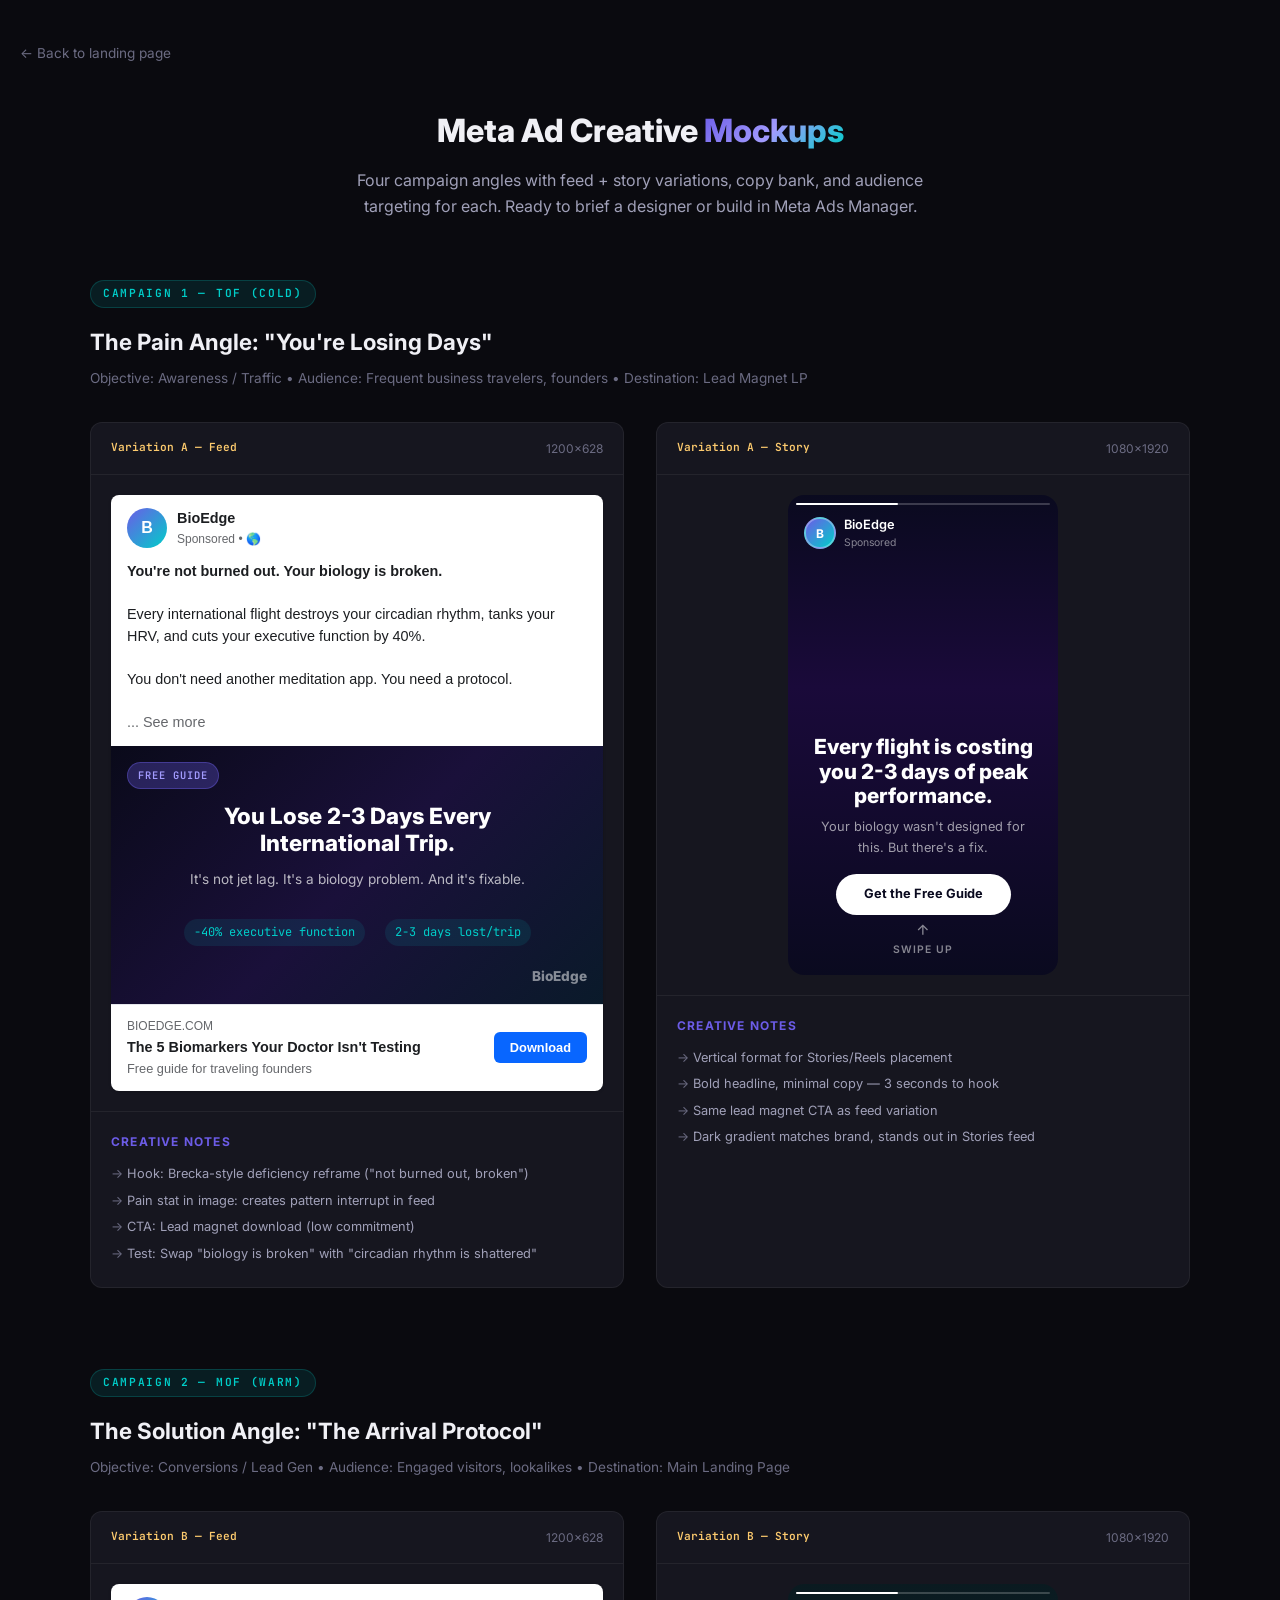
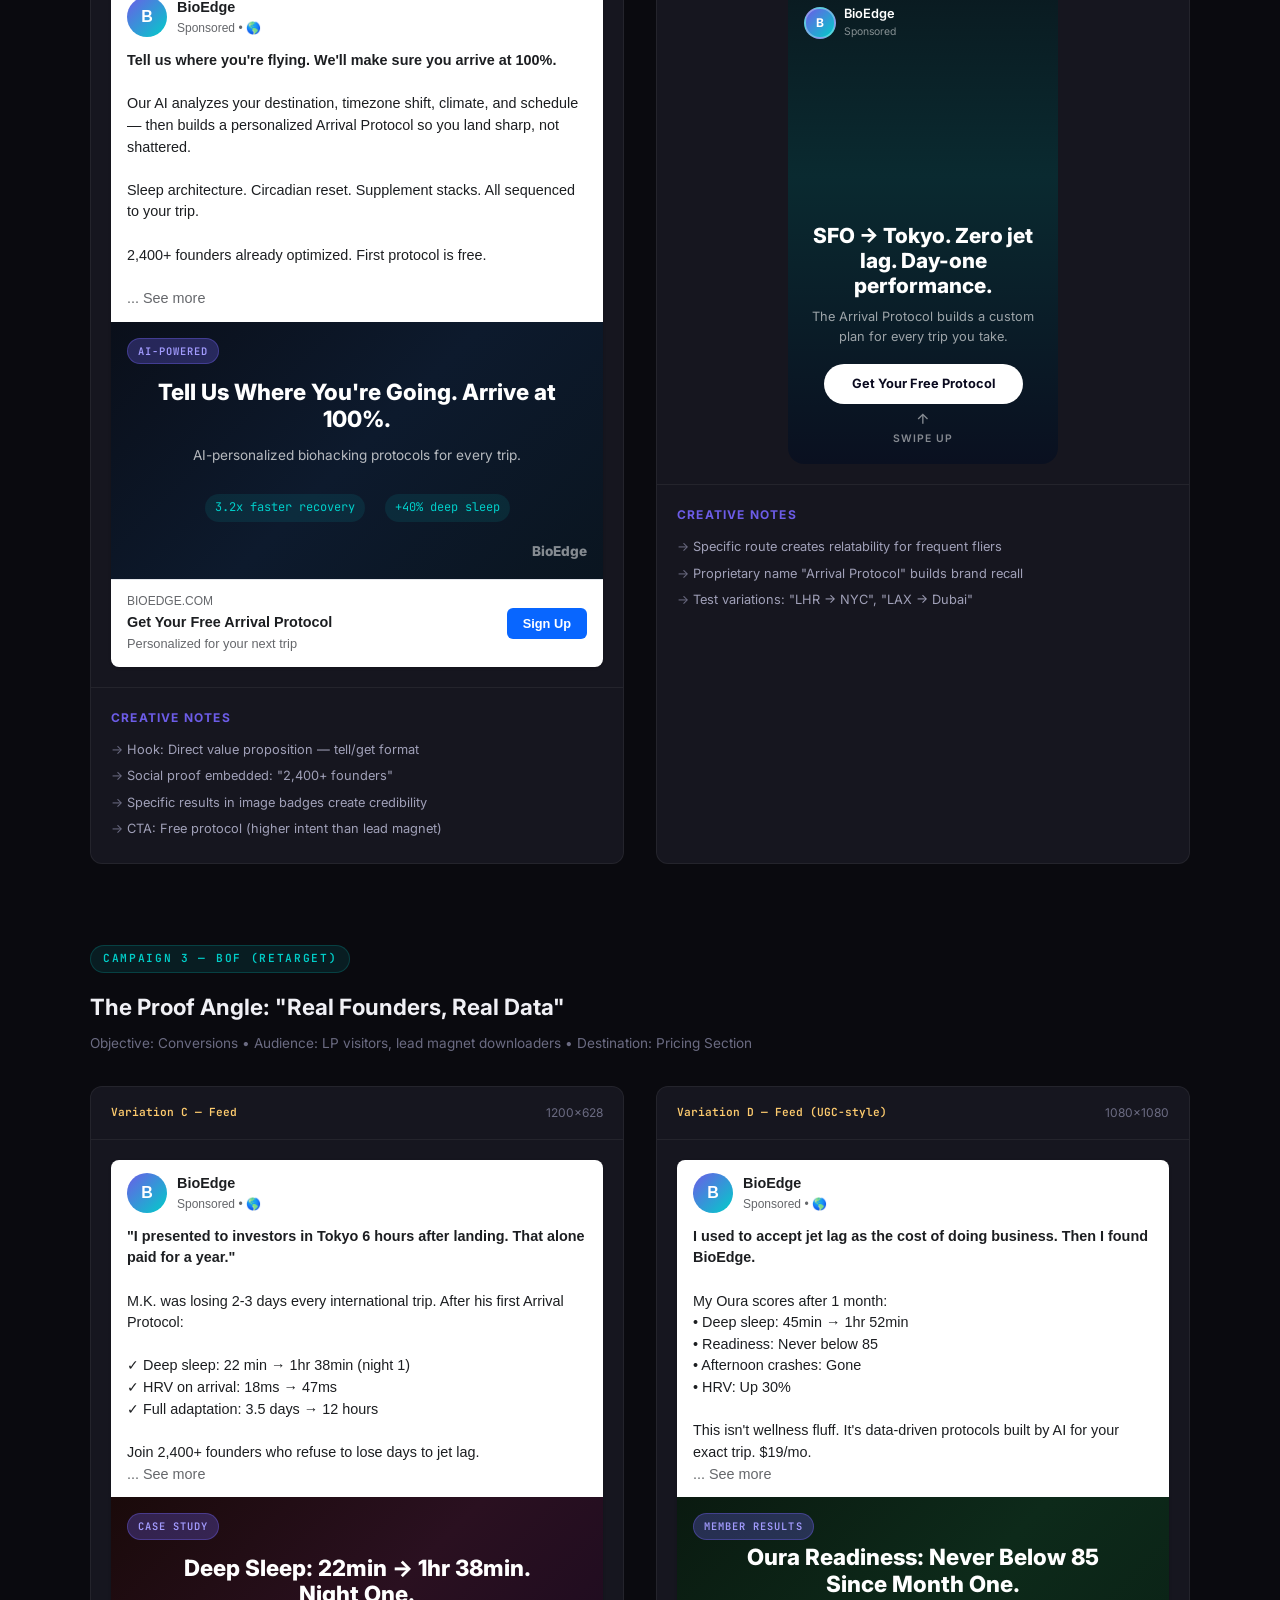
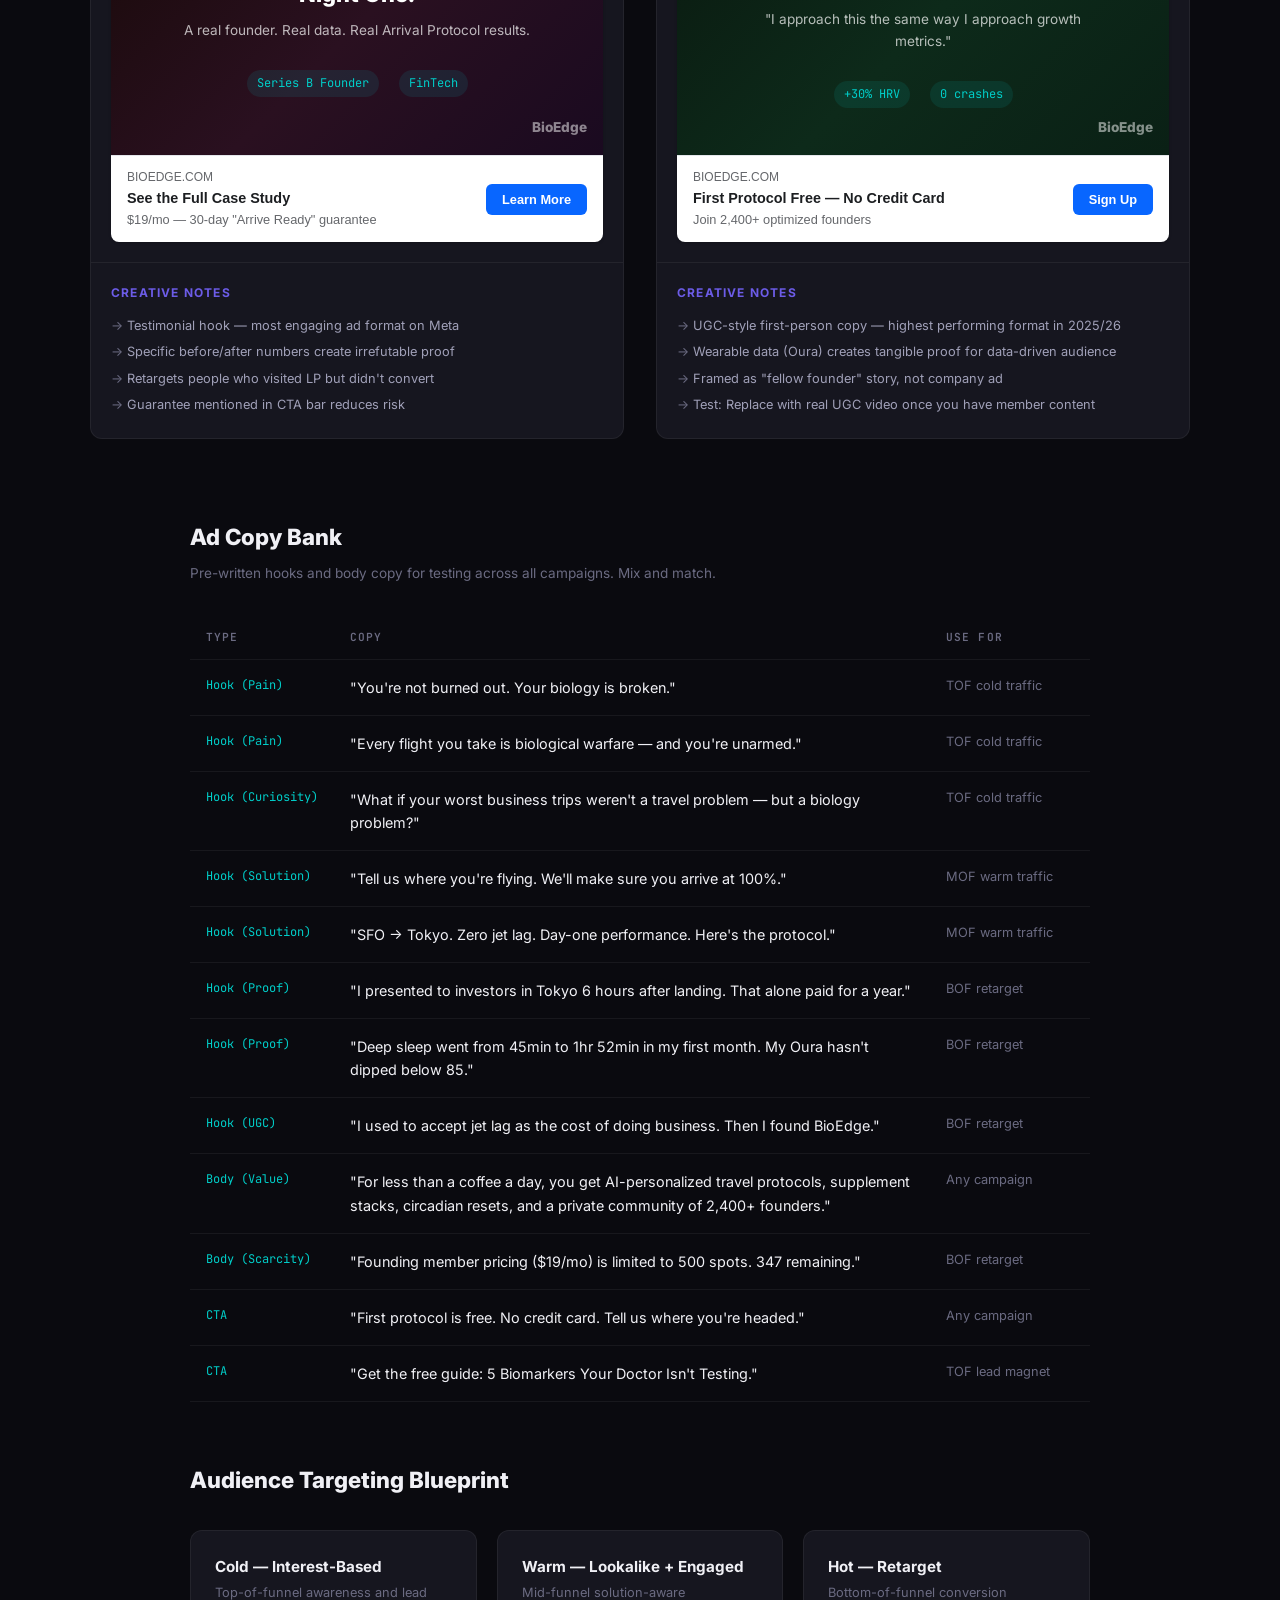
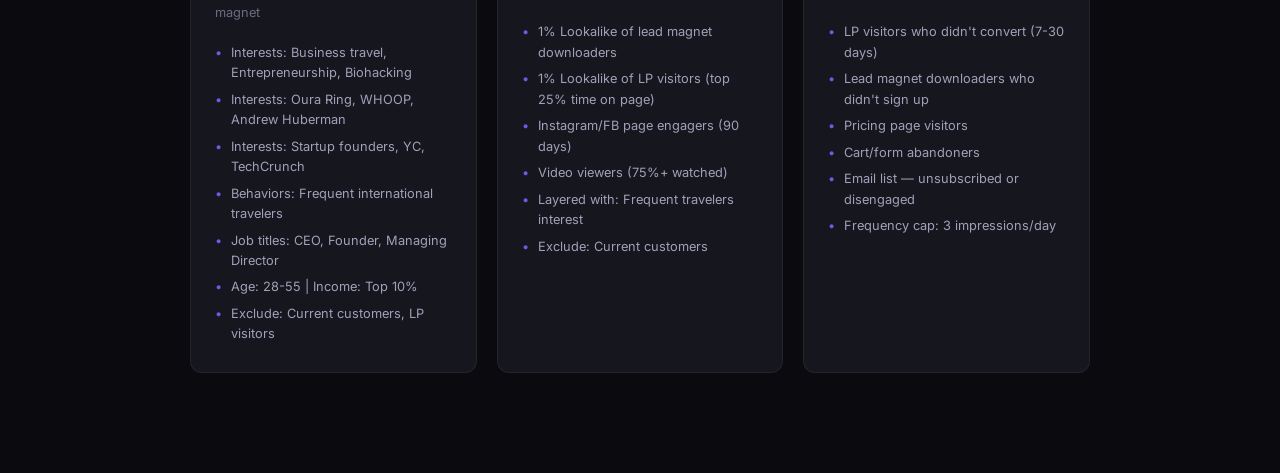
<file: Execuitve Biohacking for Travelers/ad-mockups.html>
<!DOCTYPE html>
<html lang="en">
<head>
    <meta charset="UTF-8">
    <meta name="viewport" content="width=device-width, initial-scale=1.0">
    <title>BioEdge — Meta Ad Creative Mockups</title>
    <link rel="preconnect" href="https://fonts.googleapis.com">
    <link rel="preconnect" href="https://fonts.gstatic.com" crossorigin>
    <link href="https://fonts.googleapis.com/css2?family=Inter:wght@300;400;500;600;700;800;900&family=JetBrains+Mono:wght@400;500;600&display=swap" rel="stylesheet">
    <style>
        *, *::before, *::after { margin: 0; padding: 0; box-sizing: border-box; }
        :root {
            --bg: #0a0a0f;
            --bg-card: #16161f;
            --bg-elevated: #1e1e2a;
            --text-primary: #f0f0f5;
            --text-secondary: #a0a0b8;
            --text-muted: #6b6b82;
            --accent-primary: #6c5ce7;
            --accent-cyan: #00cec9;
            --accent-green: #00b894;
            --accent-orange: #fdcb6e;
            --gradient: linear-gradient(135deg, #6c5ce7, #a29bfe, #00cec9);
            --border: rgba(255,255,255,0.06);
            --radius: 12px;
        }
        body {
            background: var(--bg);
            color: var(--text-primary);
            font-family: 'Inter', -apple-system, sans-serif;
            line-height: 1.6;
            padding: 40px 20px;
        }
        .page-header {
            max-width: 900px;
            margin: 0 auto 60px;
            text-align: center;
        }
        .page-header h1 {
            font-size: 2rem;
            font-weight: 800;
            margin-bottom: 12px;
        }
        .page-header p {
            color: var(--text-secondary);
            max-width: 600px;
            margin: 0 auto;
        }
        .page-header .gradient-text {
            background: var(--gradient);
            -webkit-background-clip: text;
            -webkit-text-fill-color: transparent;
            background-clip: text;
        }
        .campaign-section {
            max-width: 1100px;
            margin: 0 auto 80px;
        }
        .campaign-label {
            font-family: 'JetBrains Mono', monospace;
            font-size: 0.7rem;
            font-weight: 600;
            letter-spacing: 0.15em;
            text-transform: uppercase;
            color: var(--accent-cyan);
            background: rgba(0,206,201,0.1);
            border: 1px solid rgba(0,206,201,0.2);
            padding: 4px 12px;
            border-radius: 100px;
            display: inline-block;
            margin-bottom: 16px;
        }
        .campaign-title {
            font-size: 1.4rem;
            font-weight: 700;
            margin-bottom: 8px;
        }
        .campaign-meta {
            color: var(--text-muted);
            font-size: 0.85rem;
            margin-bottom: 32px;
        }
        .ad-grid {
            display: grid;
            grid-template-columns: repeat(auto-fit, minmax(320px, 1fr));
            gap: 32px;
        }
        .ad-variation {
            background: var(--bg-card);
            border: 1px solid var(--border);
            border-radius: var(--radius);
            overflow: hidden;
        }
        .ad-variation-header {
            padding: 16px 20px;
            border-bottom: 1px solid var(--border);
            display: flex;
            justify-content: space-between;
            align-items: center;
        }
        .ad-variation-label {
            font-family: 'JetBrains Mono', monospace;
            font-size: 0.7rem;
            font-weight: 600;
            color: var(--accent-orange);
        }
        .ad-variation-format {
            font-size: 0.75rem;
            color: var(--text-muted);
        }

        /* --- Feed Ad Mockup --- */
        .feed-ad {
            background: #fff;
            color: #1c1e21;
            font-family: -apple-system, BlinkMacSystemFont, 'Segoe UI', Roboto, sans-serif;
            margin: 20px;
            border-radius: 8px;
            overflow: hidden;
            box-shadow: 0 1px 3px rgba(0,0,0,0.2);
        }
        .feed-ad-header {
            display: flex;
            align-items: center;
            gap: 10px;
            padding: 12px 16px;
        }
        .feed-ad-avatar {
            width: 40px;
            height: 40px;
            background: linear-gradient(135deg, #6c5ce7, #00cec9);
            border-radius: 50%;
            display: flex;
            align-items: center;
            justify-content: center;
            font-size: 16px;
            color: #fff;
            font-weight: 700;
        }
        .feed-ad-page-info {
            flex: 1;
        }
        .feed-ad-page-name {
            font-weight: 600;
            font-size: 0.9rem;
            color: #1c1e21;
        }
        .feed-ad-sponsored {
            font-size: 0.75rem;
            color: #65676b;
        }
        .feed-ad-copy {
            padding: 0 16px 12px;
            font-size: 0.9rem;
            color: #1c1e21;
            line-height: 1.5;
        }
        .feed-ad-copy .hook {
            font-weight: 700;
        }
        .feed-ad-copy .see-more {
            color: #65676b;
            cursor: pointer;
        }
        .feed-ad-image {
            width: 100%;
            aspect-ratio: 1.91/1;
            display: flex;
            flex-direction: column;
            justify-content: center;
            align-items: center;
            text-align: center;
            padding: 32px;
            position: relative;
            overflow: hidden;
        }
        .feed-ad-image.variant-a {
            background: linear-gradient(135deg, #0a0a1a 0%, #1a103a 50%, #0a1a2a 100%);
        }
        .feed-ad-image.variant-b {
            background: linear-gradient(135deg, #0a0f1a, #0d1a2d, #0a1520);
        }
        .feed-ad-image.variant-c {
            background: linear-gradient(135deg, #1a0a0a, #2a1020, #1a0a20);
        }
        .feed-ad-image.variant-d {
            background: linear-gradient(135deg, #0a1a10, #0d2a1a, #0a2015);
        }
        .feed-ad-image .ad-headline {
            font-family: 'Inter', sans-serif;
            font-size: 1.4rem;
            font-weight: 800;
            color: #fff;
            line-height: 1.2;
            margin-bottom: 12px;
            max-width: 400px;
        }
        .feed-ad-image .ad-subline {
            font-family: 'Inter', sans-serif;
            font-size: 0.85rem;
            color: rgba(255,255,255,0.7);
            margin-bottom: 20px;
            max-width: 350px;
        }
        .feed-ad-image .ad-badge {
            font-family: 'JetBrains Mono', monospace;
            font-size: 0.65rem;
            font-weight: 600;
            letter-spacing: 0.1em;
            text-transform: uppercase;
            padding: 4px 10px;
            border-radius: 100px;
            background: rgba(108,92,231,0.3);
            border: 1px solid rgba(108,92,231,0.4);
            color: #a29bfe;
            position: absolute;
            top: 16px;
            left: 16px;
        }
        .feed-ad-image .ad-logo {
            position: absolute;
            bottom: 16px;
            right: 16px;
            font-family: 'Inter', sans-serif;
            font-weight: 800;
            font-size: 0.85rem;
            color: rgba(255,255,255,0.5);
        }
        .feed-ad-image .ad-stat {
            display: inline-flex;
            gap: 20px;
            margin-top: 8px;
        }
        .feed-ad-image .ad-stat span {
            font-family: 'JetBrains Mono', monospace;
            font-size: 0.75rem;
            color: var(--accent-cyan);
            background: rgba(0,206,201,0.1);
            padding: 4px 10px;
            border-radius: 100px;
        }
        .feed-ad-cta-bar {
            display: flex;
            justify-content: space-between;
            align-items: center;
            padding: 12px 16px;
            border-top: 1px solid #e4e6eb;
        }
        .feed-ad-cta-bar .cta-left {
            flex: 1;
        }
        .feed-ad-cta-bar .cta-url {
            font-size: 0.75rem;
            color: #65676b;
            text-transform: uppercase;
        }
        .feed-ad-cta-bar .cta-title {
            font-size: 0.9rem;
            font-weight: 600;
            color: #1c1e21;
        }
        .feed-ad-cta-bar .cta-desc {
            font-size: 0.8rem;
            color: #65676b;
        }
        .feed-ad-cta-bar .cta-button {
            background: #0866ff;
            color: #fff;
            font-size: 0.8rem;
            font-weight: 600;
            padding: 8px 16px;
            border-radius: 6px;
            border: none;
            white-space: nowrap;
        }

        /* --- Story Ad Mockup --- */
        .story-ad-frame {
            width: 270px;
            height: 480px;
            margin: 20px auto;
            border-radius: 16px;
            overflow: hidden;
            position: relative;
            display: flex;
            flex-direction: column;
            justify-content: flex-end;
        }
        .story-ad-frame.story-a {
            background: linear-gradient(180deg, #0a0a1f 0%, #1a0a3a 40%, #0a0a1f 100%);
        }
        .story-ad-frame.story-b {
            background: linear-gradient(180deg, #0a1a20 0%, #0a2a30 40%, #0a1020 100%);
        }
        .story-progress {
            position: absolute;
            top: 8px;
            left: 8px;
            right: 8px;
            height: 2px;
            background: rgba(255,255,255,0.2);
            border-radius: 10px;
        }
        .story-progress-fill {
            height: 100%;
            width: 40%;
            background: #fff;
            border-radius: 10px;
        }
        .story-ad-brand {
            position: absolute;
            top: 20px;
            left: 16px;
            display: flex;
            align-items: center;
            gap: 8px;
        }
        .story-ad-brand-icon {
            width: 32px;
            height: 32px;
            background: linear-gradient(135deg, #6c5ce7, #00cec9);
            border-radius: 50%;
            display: flex;
            align-items: center;
            justify-content: center;
            font-size: 12px;
            color: #fff;
            font-weight: 700;
            border: 2px solid rgba(255,255,255,0.3);
        }
        .story-ad-brand-name {
            font-size: 0.8rem;
            font-weight: 600;
            color: #fff;
        }
        .story-ad-brand-tag {
            font-size: 0.65rem;
            color: rgba(255,255,255,0.5);
        }
        .story-content {
            padding: 24px 20px 60px;
            text-align: center;
        }
        .story-headline {
            font-size: 1.3rem;
            font-weight: 800;
            color: #fff;
            line-height: 1.2;
            margin-bottom: 8px;
        }
        .story-subline {
            font-size: 0.8rem;
            color: rgba(255,255,255,0.6);
            margin-bottom: 16px;
        }
        .story-cta {
            display: inline-block;
            background: #fff;
            color: #0a0a1f;
            font-size: 0.8rem;
            font-weight: 700;
            padding: 10px 28px;
            border-radius: 100px;
        }
        .story-swipe {
            position: absolute;
            bottom: 16px;
            left: 50%;
            transform: translateX(-50%);
            display: flex;
            flex-direction: column;
            align-items: center;
            gap: 4px;
        }
        .story-swipe svg {
            animation: swipe-up 1.5s infinite;
        }
        .story-swipe span {
            font-size: 0.65rem;
            color: rgba(255,255,255,0.5);
            font-weight: 600;
            text-transform: uppercase;
            letter-spacing: 0.1em;
        }
        @keyframes swipe-up {
            0%, 100% { transform: translateY(0); opacity: 0.5; }
            50% { transform: translateY(-6px); opacity: 1; }
        }

        /* --- Notes section under each ad --- */
        .ad-notes {
            padding: 20px;
            border-top: 1px solid var(--border);
        }
        .ad-notes h5 {
            font-size: 0.75rem;
            font-weight: 700;
            color: var(--accent-primary);
            text-transform: uppercase;
            letter-spacing: 0.1em;
            margin-bottom: 10px;
        }
        .ad-notes ul {
            list-style: none;
        }
        .ad-notes li {
            font-size: 0.8rem;
            color: var(--text-secondary);
            padding: 3px 0 3px 16px;
            position: relative;
        }
        .ad-notes li::before {
            content: '\2192';
            position: absolute;
            left: 0;
            color: var(--text-muted);
        }

        /* --- Copy Bank Section --- */
        .copy-bank {
            max-width: 900px;
            margin: 0 auto 60px;
        }
        .copy-bank h2 {
            font-size: 1.4rem;
            font-weight: 800;
            margin-bottom: 8px;
        }
        .copy-bank > p {
            color: var(--text-muted);
            font-size: 0.85rem;
            margin-bottom: 32px;
        }
        .copy-table {
            width: 100%;
            border-collapse: collapse;
        }
        .copy-table th {
            text-align: left;
            font-family: 'JetBrains Mono', monospace;
            font-size: 0.7rem;
            font-weight: 600;
            color: var(--text-muted);
            text-transform: uppercase;
            letter-spacing: 0.1em;
            padding: 12px 16px;
            border-bottom: 1px solid var(--border);
        }
        .copy-table td {
            padding: 16px;
            border-bottom: 1px solid var(--border);
            vertical-align: top;
        }
        .copy-table td:first-child {
            font-family: 'JetBrains Mono', monospace;
            font-size: 0.75rem;
            color: var(--accent-cyan);
            white-space: nowrap;
            width: 140px;
        }
        .copy-table td:nth-child(2) {
            font-size: 0.9rem;
            color: var(--text-primary);
            line-height: 1.6;
        }
        .copy-table td:last-child {
            font-size: 0.8rem;
            color: var(--text-muted);
            width: 160px;
        }

        /* --- Audience Targeting --- */
        .targeting-section {
            max-width: 900px;
            margin: 0 auto 60px;
        }
        .targeting-section h2 {
            font-size: 1.4rem;
            font-weight: 800;
            margin-bottom: 32px;
        }
        .targeting-grid {
            display: grid;
            grid-template-columns: repeat(auto-fit, minmax(260px, 1fr));
            gap: 20px;
        }
        .targeting-card {
            background: var(--bg-card);
            border: 1px solid var(--border);
            border-radius: var(--radius);
            padding: 24px;
        }
        .targeting-card h4 {
            font-size: 0.95rem;
            font-weight: 700;
            margin-bottom: 4px;
        }
        .targeting-card .audience-desc {
            font-size: 0.8rem;
            color: var(--text-muted);
            margin-bottom: 16px;
        }
        .targeting-card ul {
            list-style: none;
        }
        .targeting-card li {
            font-size: 0.8rem;
            color: var(--text-secondary);
            padding: 3px 0 3px 16px;
            position: relative;
        }
        .targeting-card li::before {
            content: '\2022';
            position: absolute;
            left: 0;
            color: var(--accent-primary);
        }

        /* Back link */
        .back-link {
            display: inline-flex;
            align-items: center;
            gap: 6px;
            color: var(--text-muted);
            text-decoration: none;
            font-size: 0.85rem;
            margin-bottom: 40px;
        }
        .back-link:hover { color: var(--text-primary); }

        @media (max-width: 768px) {
            .ad-grid { grid-template-columns: 1fr; }
            .feed-ad-image .ad-headline { font-size: 1.1rem; }
        }
    </style>
</head>
<body>
    <a href="index.html" class="back-link">&larr; Back to landing page</a>

    <div class="page-header">
        <h1>Meta Ad Creative <span class="gradient-text">Mockups</span></h1>
        <p>Four campaign angles with feed + story variations, copy bank, and audience targeting for each. Ready to brief a designer or build in Meta Ads Manager.</p>
    </div>

    <!-- ===== CAMPAIGN 1: PAIN / PROBLEM AWARE ===== -->
    <div class="campaign-section">
        <div class="campaign-label">Campaign 1 — TOF (Cold)</div>
        <div class="campaign-title">The Pain Angle: "You're Losing Days"</div>
        <p class="campaign-meta">Objective: Awareness / Traffic &bull; Audience: Frequent business travelers, founders &bull; Destination: Lead Magnet LP</p>

        <div class="ad-grid">
            <div class="ad-variation">
                <div class="ad-variation-header">
                    <span class="ad-variation-label">Variation A — Feed</span>
                    <span class="ad-variation-format">1200x628</span>
                </div>
                <div class="feed-ad">
                    <div class="feed-ad-header">
                        <div class="feed-ad-avatar">B</div>
                        <div class="feed-ad-page-info">
                            <div class="feed-ad-page-name">BioEdge</div>
                            <div class="feed-ad-sponsored">Sponsored &bull; &#127758;</div>
                        </div>
                    </div>
                    <div class="feed-ad-copy">
                        <span class="hook">You're not burned out. Your biology is broken.</span><br><br>
                        Every international flight destroys your circadian rhythm, tanks your HRV, and cuts your executive function by 40%.<br><br>
                        You don't need another meditation app. You need a protocol.<br><br>
                        <span class="see-more">... See more</span>
                    </div>
                    <div class="feed-ad-image variant-a">
                        <div class="ad-badge">Free Guide</div>
                        <div class="ad-headline">You Lose 2-3 Days Every International Trip.</div>
                        <div class="ad-subline">It's not jet lag. It's a biology problem. And it's fixable.</div>
                        <div class="ad-stat">
                            <span>-40% executive function</span>
                            <span>2-3 days lost/trip</span>
                        </div>
                        <div class="ad-logo">BioEdge</div>
                    </div>
                    <div class="feed-ad-cta-bar">
                        <div class="cta-left">
                            <div class="cta-url">bioedge.com</div>
                            <div class="cta-title">The 5 Biomarkers Your Doctor Isn't Testing</div>
                            <div class="cta-desc">Free guide for traveling founders</div>
                        </div>
                        <button class="cta-button">Download</button>
                    </div>
                </div>
                <div class="ad-notes">
                    <h5>Creative Notes</h5>
                    <ul>
                        <li>Hook: Brecka-style deficiency reframe ("not burned out, broken")</li>
                        <li>Pain stat in image: creates pattern interrupt in feed</li>
                        <li>CTA: Lead magnet download (low commitment)</li>
                        <li>Test: Swap "biology is broken" with "circadian rhythm is shattered"</li>
                    </ul>
                </div>
            </div>

            <div class="ad-variation">
                <div class="ad-variation-header">
                    <span class="ad-variation-label">Variation A — Story</span>
                    <span class="ad-variation-format">1080x1920</span>
                </div>
                <div class="story-ad-frame story-a">
                    <div class="story-progress"><div class="story-progress-fill"></div></div>
                    <div class="story-ad-brand">
                        <div class="story-ad-brand-icon">B</div>
                        <div>
                            <div class="story-ad-brand-name">BioEdge</div>
                            <div class="story-ad-brand-tag">Sponsored</div>
                        </div>
                    </div>
                    <div class="story-content">
                        <div class="story-headline">Every flight is costing you 2-3 days of peak performance.</div>
                        <div class="story-subline">Your biology wasn't designed for this. But there's a fix.</div>
                        <div class="story-cta">Get the Free Guide</div>
                    </div>
                    <div class="story-swipe">
                        <svg width="16" height="16" viewBox="0 0 24 24" fill="none" stroke="rgba(255,255,255,0.5)" stroke-width="2"><path d="M12 19V5M5 12l7-7 7 7"/></svg>
                        <span>Swipe Up</span>
                    </div>
                </div>
                <div class="ad-notes">
                    <h5>Creative Notes</h5>
                    <ul>
                        <li>Vertical format for Stories/Reels placement</li>
                        <li>Bold headline, minimal copy — 3 seconds to hook</li>
                        <li>Same lead magnet CTA as feed variation</li>
                        <li>Dark gradient matches brand, stands out in Stories feed</li>
                    </ul>
                </div>
            </div>
        </div>
    </div>

    <!-- ===== CAMPAIGN 2: SOLUTION AWARE ===== -->
    <div class="campaign-section">
        <div class="campaign-label">Campaign 2 — MOF (Warm)</div>
        <div class="campaign-title">The Solution Angle: "The Arrival Protocol"</div>
        <p class="campaign-meta">Objective: Conversions / Lead Gen &bull; Audience: Engaged visitors, lookalikes &bull; Destination: Main Landing Page</p>

        <div class="ad-grid">
            <div class="ad-variation">
                <div class="ad-variation-header">
                    <span class="ad-variation-label">Variation B — Feed</span>
                    <span class="ad-variation-format">1200x628</span>
                </div>
                <div class="feed-ad">
                    <div class="feed-ad-header">
                        <div class="feed-ad-avatar">B</div>
                        <div class="feed-ad-page-info">
                            <div class="feed-ad-page-name">BioEdge</div>
                            <div class="feed-ad-sponsored">Sponsored &bull; &#127758;</div>
                        </div>
                    </div>
                    <div class="feed-ad-copy">
                        <span class="hook">Tell us where you're flying. We'll make sure you arrive at 100%.</span><br><br>
                        Our AI analyzes your destination, timezone shift, climate, and schedule — then builds a personalized Arrival Protocol so you land sharp, not shattered.<br><br>
                        Sleep architecture. Circadian reset. Supplement stacks. All sequenced to your trip.<br><br>
                        2,400+ founders already optimized. First protocol is free.<br><br>
                        <span class="see-more">... See more</span>
                    </div>
                    <div class="feed-ad-image variant-b">
                        <div class="ad-badge">AI-Powered</div>
                        <div class="ad-headline">Tell Us Where You're Going. Arrive at 100%.</div>
                        <div class="ad-subline">AI-personalized biohacking protocols for every trip.</div>
                        <div class="ad-stat">
                            <span>3.2x faster recovery</span>
                            <span>+40% deep sleep</span>
                        </div>
                        <div class="ad-logo">BioEdge</div>
                    </div>
                    <div class="feed-ad-cta-bar">
                        <div class="cta-left">
                            <div class="cta-url">bioedge.com</div>
                            <div class="cta-title">Get Your Free Arrival Protocol</div>
                            <div class="cta-desc">Personalized for your next trip</div>
                        </div>
                        <button class="cta-button">Sign Up</button>
                    </div>
                </div>
                <div class="ad-notes">
                    <h5>Creative Notes</h5>
                    <ul>
                        <li>Hook: Direct value proposition — tell/get format</li>
                        <li>Social proof embedded: "2,400+ founders"</li>
                        <li>Specific results in image badges create credibility</li>
                        <li>CTA: Free protocol (higher intent than lead magnet)</li>
                    </ul>
                </div>
            </div>

            <div class="ad-variation">
                <div class="ad-variation-header">
                    <span class="ad-variation-label">Variation B — Story</span>
                    <span class="ad-variation-format">1080x1920</span>
                </div>
                <div class="story-ad-frame story-b">
                    <div class="story-progress"><div class="story-progress-fill"></div></div>
                    <div class="story-ad-brand">
                        <div class="story-ad-brand-icon">B</div>
                        <div>
                            <div class="story-ad-brand-name">BioEdge</div>
                            <div class="story-ad-brand-tag">Sponsored</div>
                        </div>
                    </div>
                    <div class="story-content">
                        <div class="story-headline">SFO &rarr; Tokyo. Zero jet lag. Day-one performance.</div>
                        <div class="story-subline">The Arrival Protocol builds a custom plan for every trip you take.</div>
                        <div class="story-cta">Get Your Free Protocol</div>
                    </div>
                    <div class="story-swipe">
                        <svg width="16" height="16" viewBox="0 0 24 24" fill="none" stroke="rgba(255,255,255,0.5)" stroke-width="2"><path d="M12 19V5M5 12l7-7 7 7"/></svg>
                        <span>Swipe Up</span>
                    </div>
                </div>
                <div class="ad-notes">
                    <h5>Creative Notes</h5>
                    <ul>
                        <li>Specific route creates relatability for frequent fliers</li>
                        <li>Proprietary name "Arrival Protocol" builds brand recall</li>
                        <li>Test variations: "LHR → NYC", "LAX → Dubai"</li>
                    </ul>
                </div>
            </div>
        </div>
    </div>

    <!-- ===== CAMPAIGN 3: SOCIAL PROOF / RETARGETING ===== -->
    <div class="campaign-section">
        <div class="campaign-label">Campaign 3 — BOF (Retarget)</div>
        <div class="campaign-title">The Proof Angle: "Real Founders, Real Data"</div>
        <p class="campaign-meta">Objective: Conversions &bull; Audience: LP visitors, lead magnet downloaders &bull; Destination: Pricing Section</p>

        <div class="ad-grid">
            <div class="ad-variation">
                <div class="ad-variation-header">
                    <span class="ad-variation-label">Variation C — Feed</span>
                    <span class="ad-variation-format">1200x628</span>
                </div>
                <div class="feed-ad">
                    <div class="feed-ad-header">
                        <div class="feed-ad-avatar">B</div>
                        <div class="feed-ad-page-info">
                            <div class="feed-ad-page-name">BioEdge</div>
                            <div class="feed-ad-sponsored">Sponsored &bull; &#127758;</div>
                        </div>
                    </div>
                    <div class="feed-ad-copy">
                        <span class="hook">"I presented to investors in Tokyo 6 hours after landing. That alone paid for a year."</span><br><br>
                        M.K. was losing 2-3 days every international trip. After his first Arrival Protocol:<br><br>
                        &#10003; Deep sleep: 22 min → 1hr 38min (night 1)<br>
                        &#10003; HRV on arrival: 18ms → 47ms<br>
                        &#10003; Full adaptation: 3.5 days → 12 hours<br><br>
                        Join 2,400+ founders who refuse to lose days to jet lag.<br>
                        <span class="see-more">... See more</span>
                    </div>
                    <div class="feed-ad-image variant-c">
                        <div class="ad-badge">Case Study</div>
                        <div class="ad-headline">Deep Sleep: 22min → 1hr 38min. Night One.</div>
                        <div class="ad-subline">A real founder. Real data. Real Arrival Protocol results.</div>
                        <div class="ad-stat">
                            <span>Series B Founder</span>
                            <span>FinTech</span>
                        </div>
                        <div class="ad-logo">BioEdge</div>
                    </div>
                    <div class="feed-ad-cta-bar">
                        <div class="cta-left">
                            <div class="cta-url">bioedge.com</div>
                            <div class="cta-title">See the Full Case Study</div>
                            <div class="cta-desc">$19/mo — 30-day "Arrive Ready" guarantee</div>
                        </div>
                        <button class="cta-button">Learn More</button>
                    </div>
                </div>
                <div class="ad-notes">
                    <h5>Creative Notes</h5>
                    <ul>
                        <li>Testimonial hook — most engaging ad format on Meta</li>
                        <li>Specific before/after numbers create irrefutable proof</li>
                        <li>Retargets people who visited LP but didn't convert</li>
                        <li>Guarantee mentioned in CTA bar reduces risk</li>
                    </ul>
                </div>
            </div>

            <div class="ad-variation">
                <div class="ad-variation-header">
                    <span class="ad-variation-label">Variation D — Feed (UGC-style)</span>
                    <span class="ad-variation-format">1080x1080</span>
                </div>
                <div class="feed-ad">
                    <div class="feed-ad-header">
                        <div class="feed-ad-avatar">B</div>
                        <div class="feed-ad-page-info">
                            <div class="feed-ad-page-name">BioEdge</div>
                            <div class="feed-ad-sponsored">Sponsored &bull; &#127758;</div>
                        </div>
                    </div>
                    <div class="feed-ad-copy">
                        <span class="hook">I used to accept jet lag as the cost of doing business. Then I found BioEdge.</span><br><br>
                        My Oura scores after 1 month:<br>
                        &#8226; Deep sleep: 45min → 1hr 52min<br>
                        &#8226; Readiness: Never below 85<br>
                        &#8226; Afternoon crashes: Gone<br>
                        &#8226; HRV: Up 30%<br><br>
                        This isn't wellness fluff. It's data-driven protocols built by AI for your exact trip. $19/mo.<br>
                        <span class="see-more">... See more</span>
                    </div>
                    <div class="feed-ad-image variant-d">
                        <div class="ad-badge">Member Results</div>
                        <div class="ad-headline">Oura Readiness: Never Below 85 Since Month One.</div>
                        <div class="ad-subline">"I approach this the same way I approach growth metrics."</div>
                        <div class="ad-stat">
                            <span>+30% HRV</span>
                            <span>0 crashes</span>
                        </div>
                        <div class="ad-logo">BioEdge</div>
                    </div>
                    <div class="feed-ad-cta-bar">
                        <div class="cta-left">
                            <div class="cta-url">bioedge.com</div>
                            <div class="cta-title">First Protocol Free — No Credit Card</div>
                            <div class="cta-desc">Join 2,400+ optimized founders</div>
                        </div>
                        <button class="cta-button">Sign Up</button>
                    </div>
                </div>
                <div class="ad-notes">
                    <h5>Creative Notes</h5>
                    <ul>
                        <li>UGC-style first-person copy — highest performing format in 2025/26</li>
                        <li>Wearable data (Oura) creates tangible proof for data-driven audience</li>
                        <li>Framed as "fellow founder" story, not company ad</li>
                        <li>Test: Replace with real UGC video once you have member content</li>
                    </ul>
                </div>
            </div>
        </div>
    </div>

    <!-- ===== COPY BANK ===== -->
    <div class="copy-bank">
        <h2>Ad Copy Bank</h2>
        <p>Pre-written hooks and body copy for testing across all campaigns. Mix and match.</p>
        <table class="copy-table">
            <thead>
                <tr>
                    <th>Type</th>
                    <th>Copy</th>
                    <th>Use For</th>
                </tr>
            </thead>
            <tbody>
                <tr>
                    <td>Hook (Pain)</td>
                    <td>"You're not burned out. Your biology is broken."</td>
                    <td>TOF cold traffic</td>
                </tr>
                <tr>
                    <td>Hook (Pain)</td>
                    <td>"Every flight you take is biological warfare — and you're unarmed."</td>
                    <td>TOF cold traffic</td>
                </tr>
                <tr>
                    <td>Hook (Curiosity)</td>
                    <td>"What if your worst business trips weren't a travel problem — but a biology problem?"</td>
                    <td>TOF cold traffic</td>
                </tr>
                <tr>
                    <td>Hook (Solution)</td>
                    <td>"Tell us where you're flying. We'll make sure you arrive at 100%."</td>
                    <td>MOF warm traffic</td>
                </tr>
                <tr>
                    <td>Hook (Solution)</td>
                    <td>"SFO → Tokyo. Zero jet lag. Day-one performance. Here's the protocol."</td>
                    <td>MOF warm traffic</td>
                </tr>
                <tr>
                    <td>Hook (Proof)</td>
                    <td>"I presented to investors in Tokyo 6 hours after landing. That alone paid for a year."</td>
                    <td>BOF retarget</td>
                </tr>
                <tr>
                    <td>Hook (Proof)</td>
                    <td>"Deep sleep went from 45min to 1hr 52min in my first month. My Oura hasn't dipped below 85."</td>
                    <td>BOF retarget</td>
                </tr>
                <tr>
                    <td>Hook (UGC)</td>
                    <td>"I used to accept jet lag as the cost of doing business. Then I found BioEdge."</td>
                    <td>BOF retarget</td>
                </tr>
                <tr>
                    <td>Body (Value)</td>
                    <td>"For less than a coffee a day, you get AI-personalized travel protocols, supplement stacks, circadian resets, and a private community of 2,400+ founders."</td>
                    <td>Any campaign</td>
                </tr>
                <tr>
                    <td>Body (Scarcity)</td>
                    <td>"Founding member pricing ($19/mo) is limited to 500 spots. 347 remaining."</td>
                    <td>BOF retarget</td>
                </tr>
                <tr>
                    <td>CTA</td>
                    <td>"First protocol is free. No credit card. Tell us where you're headed."</td>
                    <td>Any campaign</td>
                </tr>
                <tr>
                    <td>CTA</td>
                    <td>"Get the free guide: 5 Biomarkers Your Doctor Isn't Testing."</td>
                    <td>TOF lead magnet</td>
                </tr>
            </tbody>
        </table>
    </div>

    <!-- ===== AUDIENCE TARGETING ===== -->
    <div class="targeting-section">
        <h2>Audience Targeting Blueprint</h2>
        <div class="targeting-grid">
            <div class="targeting-card">
                <h4>Cold — Interest-Based</h4>
                <p class="audience-desc">Top-of-funnel awareness and lead magnet</p>
                <ul>
                    <li>Interests: Business travel, Entrepreneurship, Biohacking</li>
                    <li>Interests: Oura Ring, WHOOP, Andrew Huberman</li>
                    <li>Interests: Startup founders, YC, TechCrunch</li>
                    <li>Behaviors: Frequent international travelers</li>
                    <li>Job titles: CEO, Founder, Managing Director</li>
                    <li>Age: 28-55 | Income: Top 10%</li>
                    <li>Exclude: Current customers, LP visitors</li>
                </ul>
            </div>
            <div class="targeting-card">
                <h4>Warm — Lookalike + Engaged</h4>
                <p class="audience-desc">Mid-funnel solution-aware</p>
                <ul>
                    <li>1% Lookalike of lead magnet downloaders</li>
                    <li>1% Lookalike of LP visitors (top 25% time on page)</li>
                    <li>Instagram/FB page engagers (90 days)</li>
                    <li>Video viewers (75%+ watched)</li>
                    <li>Layered with: Frequent travelers interest</li>
                    <li>Exclude: Current customers</li>
                </ul>
            </div>
            <div class="targeting-card">
                <h4>Hot — Retarget</h4>
                <p class="audience-desc">Bottom-of-funnel conversion</p>
                <ul>
                    <li>LP visitors who didn't convert (7-30 days)</li>
                    <li>Lead magnet downloaders who didn't sign up</li>
                    <li>Pricing page visitors</li>
                    <li>Cart/form abandoners</li>
                    <li>Email list — unsubscribed or disengaged</li>
                    <li>Frequency cap: 3 impressions/day</li>
                </ul>
            </div>
        </div>
    </div>
</body>
</html>
</file>
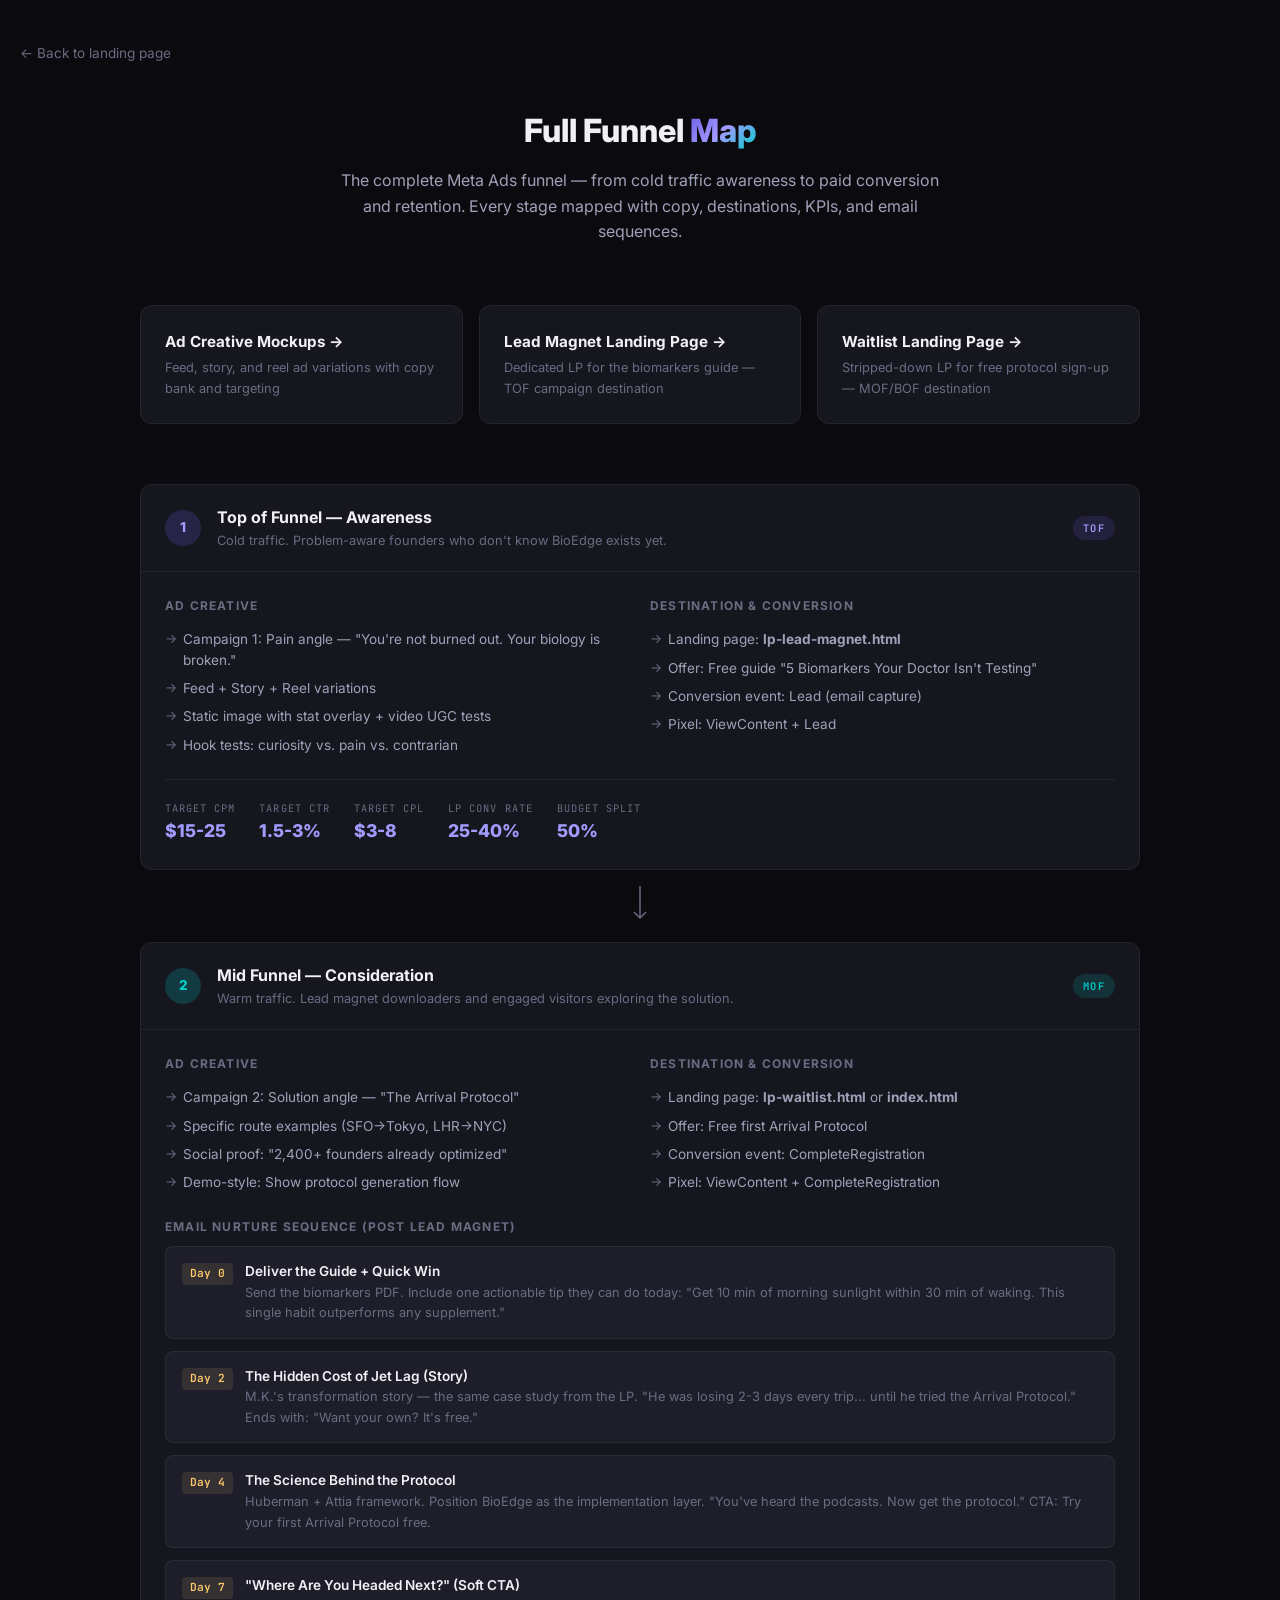
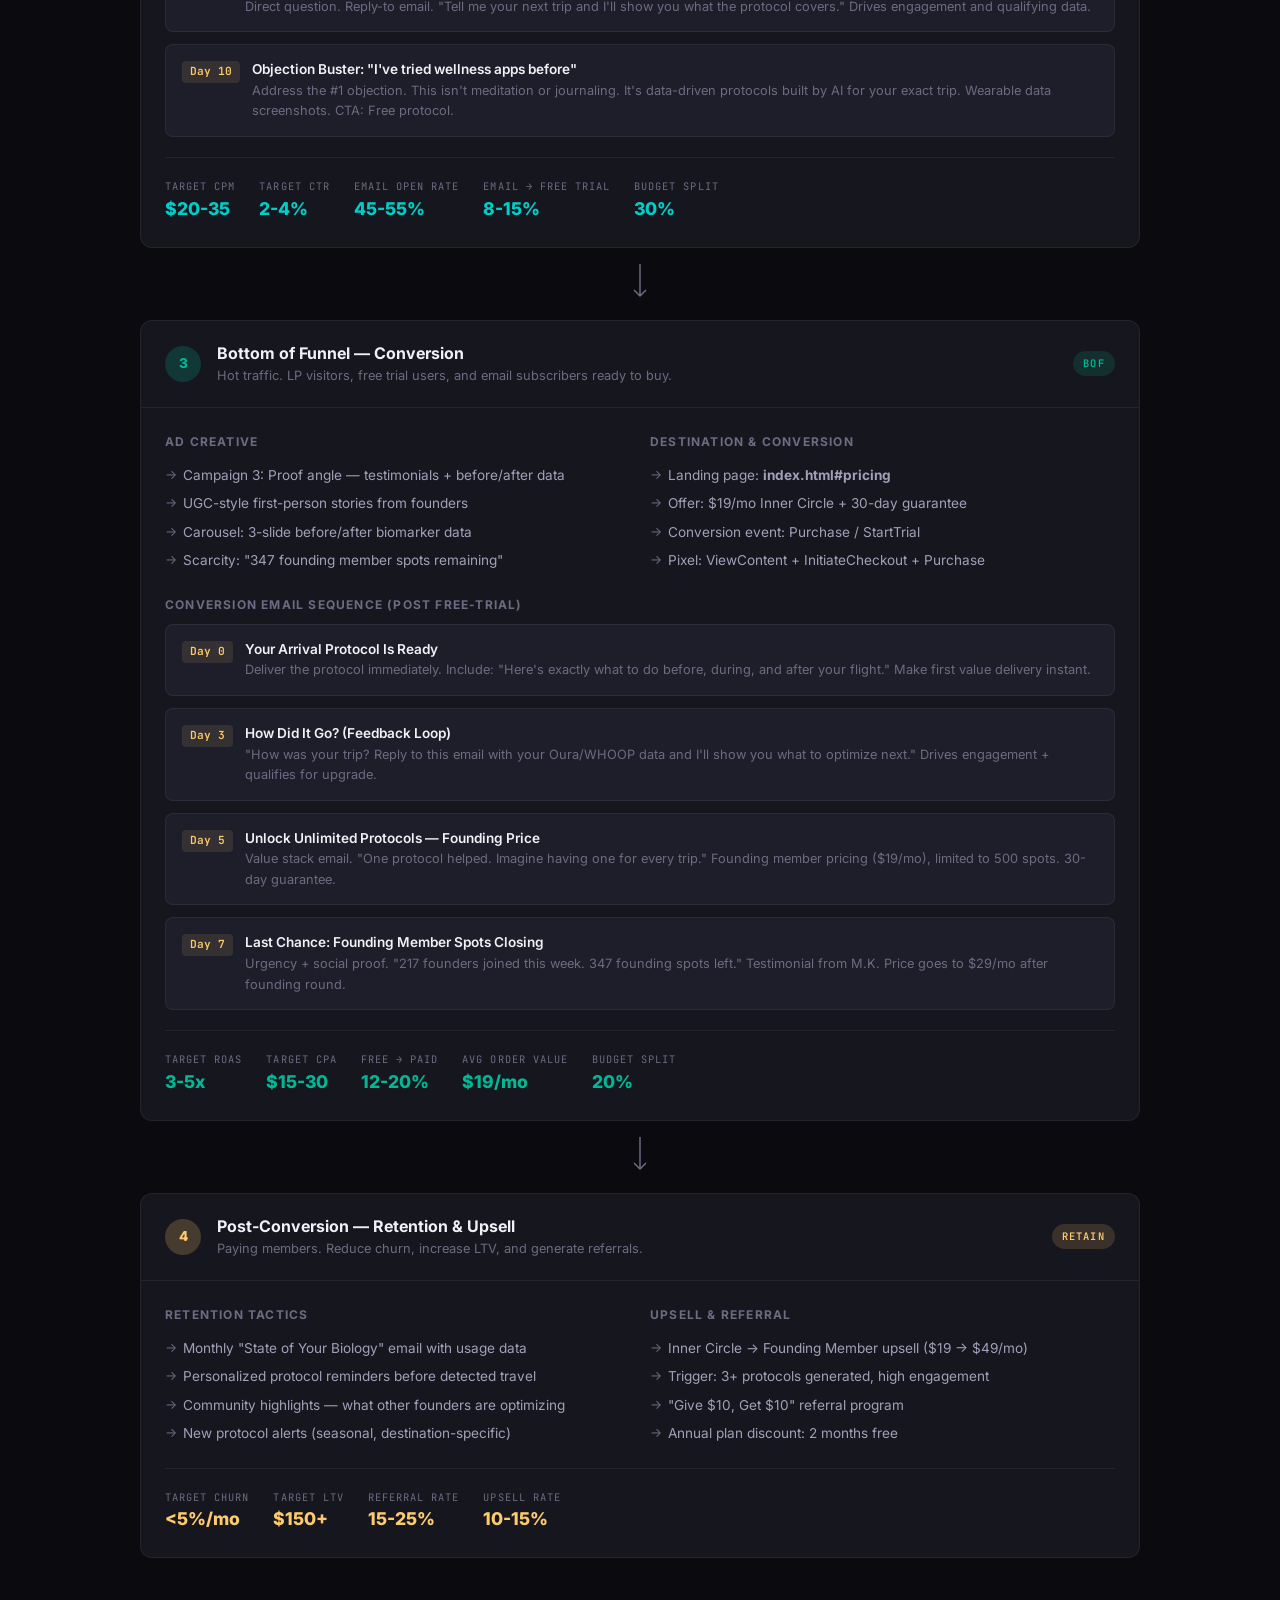
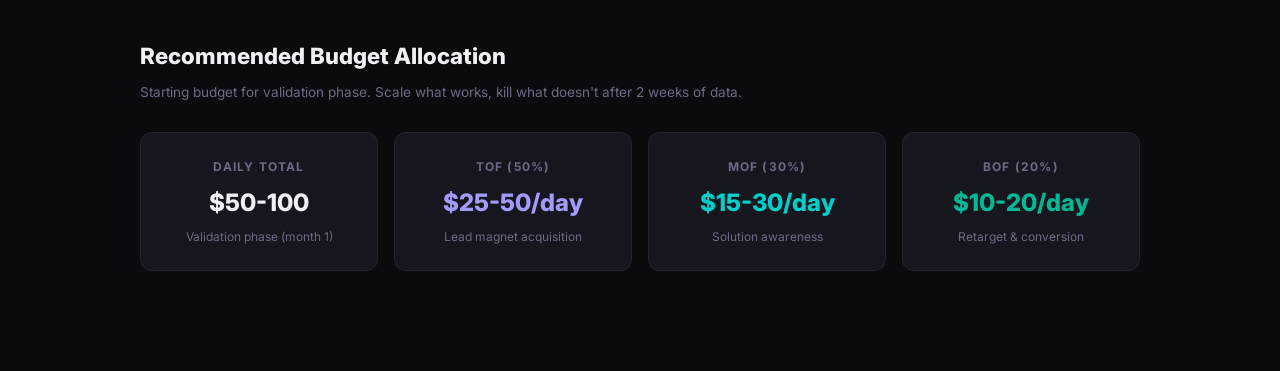
<file: Execuitve Biohacking for Travelers/funnel-map.html>
<!DOCTYPE html>
<html lang="en">
<head>
    <meta charset="UTF-8">
    <meta name="viewport" content="width=device-width, initial-scale=1.0">
    <title>BioEdge — Full Meta Ads Funnel Map</title>
    <link rel="preconnect" href="https://fonts.googleapis.com">
    <link rel="preconnect" href="https://fonts.gstatic.com" crossorigin>
    <link href="https://fonts.googleapis.com/css2?family=Inter:wght@300;400;500;600;700;800;900&family=JetBrains+Mono:wght@400;500;600&display=swap" rel="stylesheet">
    <style>
        *, *::before, *::after { margin: 0; padding: 0; box-sizing: border-box; }
        :root {
            --bg: #0a0a0f;
            --bg-card: #16161f;
            --bg-elevated: #1e1e2a;
            --text-primary: #f0f0f5;
            --text-secondary: #a0a0b8;
            --text-muted: #6b6b82;
            --accent-primary: #6c5ce7;
            --accent-secondary: #a29bfe;
            --accent-cyan: #00cec9;
            --accent-green: #00b894;
            --accent-orange: #fdcb6e;
            --accent-red: #e17055;
            --gradient: linear-gradient(135deg, #6c5ce7, #a29bfe, #00cec9);
            --border: rgba(255,255,255,0.06);
            --radius: 12px;
        }
        body {
            background: var(--bg);
            color: var(--text-primary);
            font-family: 'Inter', -apple-system, sans-serif;
            line-height: 1.6;
            padding: 40px 20px;
        }
        .back-link {
            display: inline-flex;
            align-items: center;
            gap: 6px;
            color: var(--text-muted);
            text-decoration: none;
            font-size: 0.85rem;
            margin-bottom: 40px;
        }
        .back-link:hover { color: var(--text-primary); }
        .page-header {
            max-width: 900px;
            margin: 0 auto 60px;
            text-align: center;
        }
        .page-header h1 {
            font-size: 2rem;
            font-weight: 800;
            margin-bottom: 12px;
        }
        .page-header .gradient-text {
            background: var(--gradient);
            -webkit-background-clip: text;
            -webkit-text-fill-color: transparent;
            background-clip: text;
        }
        .page-header p {
            color: var(--text-secondary);
            max-width: 600px;
            margin: 0 auto;
        }

        /* Funnel container */
        .funnel {
            max-width: 1000px;
            margin: 0 auto 80px;
        }

        /* Stage */
        .stage {
            position: relative;
            margin-bottom: 0;
        }
        .stage-connector {
            display: flex;
            justify-content: center;
            padding: 16px 0;
        }
        .stage-connector svg {
            color: var(--text-muted);
        }
        .stage-card {
            background: var(--bg-card);
            border: 1px solid var(--border);
            border-radius: var(--radius);
            overflow: hidden;
        }
        .stage-header {
            display: flex;
            align-items: center;
            gap: 16px;
            padding: 20px 24px;
            border-bottom: 1px solid var(--border);
        }
        .stage-number {
            width: 36px;
            height: 36px;
            border-radius: 50%;
            display: flex;
            align-items: center;
            justify-content: center;
            font-weight: 800;
            font-size: 0.85rem;
            flex-shrink: 0;
        }
        .stage-number.tof { background: rgba(108,92,231,0.2); color: var(--accent-secondary); }
        .stage-number.mof { background: rgba(0,206,201,0.2); color: var(--accent-cyan); }
        .stage-number.bof { background: rgba(0,184,148,0.2); color: var(--accent-green); }
        .stage-number.convert { background: rgba(253,203,110,0.2); color: var(--accent-orange); }
        .stage-number.retain { background: rgba(225,112,85,0.2); color: var(--accent-red); }
        .stage-header-info h3 {
            font-size: 1rem;
            font-weight: 700;
        }
        .stage-header-info p {
            font-size: 0.8rem;
            color: var(--text-muted);
        }
        .stage-tag {
            margin-left: auto;
            font-family: 'JetBrains Mono', monospace;
            font-size: 0.65rem;
            font-weight: 600;
            letter-spacing: 0.12em;
            text-transform: uppercase;
            padding: 4px 10px;
            border-radius: 100px;
        }
        .stage-tag.tof { background: rgba(108,92,231,0.15); color: var(--accent-secondary); }
        .stage-tag.mof { background: rgba(0,206,201,0.15); color: var(--accent-cyan); }
        .stage-tag.bof { background: rgba(0,184,148,0.15); color: var(--accent-green); }
        .stage-tag.convert { background: rgba(253,203,110,0.15); color: var(--accent-orange); }
        .stage-tag.retain { background: rgba(225,112,85,0.15); color: var(--accent-red); }

        .stage-body {
            padding: 24px;
        }
        .stage-grid {
            display: grid;
            grid-template-columns: 1fr 1fr;
            gap: 20px;
        }
        .stage-block h4 {
            font-size: 0.75rem;
            font-weight: 700;
            text-transform: uppercase;
            letter-spacing: 0.1em;
            color: var(--text-muted);
            margin-bottom: 10px;
        }
        .stage-block ul {
            list-style: none;
        }
        .stage-block li {
            font-size: 0.85rem;
            color: var(--text-secondary);
            padding: 4px 0 4px 18px;
            position: relative;
            line-height: 1.5;
        }
        .stage-block li::before {
            content: '\2192';
            position: absolute;
            left: 0;
            color: var(--text-muted);
            font-size: 0.8rem;
        }
        .stage-kpis {
            margin-top: 20px;
            padding-top: 20px;
            border-top: 1px solid var(--border);
            display: flex;
            gap: 24px;
            flex-wrap: wrap;
        }
        .kpi {
            display: flex;
            flex-direction: column;
        }
        .kpi-label {
            font-family: 'JetBrains Mono', monospace;
            font-size: 0.65rem;
            color: var(--text-muted);
            text-transform: uppercase;
            letter-spacing: 0.1em;
        }
        .kpi-value {
            font-size: 1.1rem;
            font-weight: 800;
        }
        .kpi-value.tof { color: var(--accent-secondary); }
        .kpi-value.mof { color: var(--accent-cyan); }
        .kpi-value.bof { color: var(--accent-green); }
        .kpi-value.convert { color: var(--accent-orange); }
        .kpi-value.retain { color: var(--accent-red); }

        /* Email sequence */
        .email-sequence {
            display: grid;
            gap: 12px;
        }
        .email-item {
            display: flex;
            align-items: flex-start;
            gap: 12px;
            padding: 14px 16px;
            background: var(--bg-elevated);
            border-radius: 8px;
            border: 1px solid var(--border);
        }
        .email-day {
            font-family: 'JetBrains Mono', monospace;
            font-size: 0.7rem;
            font-weight: 600;
            color: var(--accent-orange);
            background: rgba(253,203,110,0.1);
            padding: 2px 8px;
            border-radius: 4px;
            white-space: nowrap;
            margin-top: 2px;
        }
        .email-info h5 {
            font-size: 0.85rem;
            font-weight: 600;
        }
        .email-info p {
            font-size: 0.8rem;
            color: var(--text-muted);
        }

        /* Budget summary */
        .budget-section {
            max-width: 1000px;
            margin: 0 auto 60px;
        }
        .budget-section h2 {
            font-size: 1.4rem;
            font-weight: 800;
            margin-bottom: 8px;
        }
        .budget-section > p {
            color: var(--text-muted);
            font-size: 0.85rem;
            margin-bottom: 28px;
        }
        .budget-grid {
            display: grid;
            grid-template-columns: repeat(auto-fit, minmax(200px, 1fr));
            gap: 16px;
        }
        .budget-card {
            background: var(--bg-card);
            border: 1px solid var(--border);
            border-radius: var(--radius);
            padding: 24px;
            text-align: center;
        }
        .budget-card h4 {
            font-size: 0.75rem;
            font-weight: 700;
            color: var(--text-muted);
            text-transform: uppercase;
            letter-spacing: 0.1em;
            margin-bottom: 8px;
        }
        .budget-card .budget-value {
            font-size: 1.5rem;
            font-weight: 800;
        }
        .budget-card .budget-note {
            font-size: 0.75rem;
            color: var(--text-muted);
            margin-top: 4px;
        }

        /* Page links */
        .page-links {
            max-width: 1000px;
            margin: 0 auto 60px;
            display: grid;
            grid-template-columns: repeat(auto-fit, minmax(280px, 1fr));
            gap: 16px;
        }
        .page-link-card {
            background: var(--bg-card);
            border: 1px solid var(--border);
            border-radius: var(--radius);
            padding: 24px;
            text-decoration: none;
            color: inherit;
            transition: border-color 0.2s;
        }
        .page-link-card:hover {
            border-color: var(--accent-primary);
        }
        .page-link-card h4 {
            font-size: 0.95rem;
            font-weight: 700;
            margin-bottom: 4px;
        }
        .page-link-card p {
            font-size: 0.8rem;
            color: var(--text-muted);
        }

        @media (max-width: 768px) {
            .stage-grid { grid-template-columns: 1fr; }
            .stage-kpis { flex-direction: column; gap: 12px; }
            .budget-grid { grid-template-columns: 1fr 1fr; }
            .stage-tag { display: none; }
        }
    </style>
</head>
<body>
    <a href="index.html" class="back-link">&larr; Back to landing page</a>

    <div class="page-header">
        <h1>Full Funnel <span class="gradient-text">Map</span></h1>
        <p>The complete Meta Ads funnel — from cold traffic awareness to paid conversion and retention. Every stage mapped with copy, destinations, KPIs, and email sequences.</p>
    </div>

    <div class="page-links">
        <a href="ad-mockups.html" class="page-link-card">
            <h4>Ad Creative Mockups &rarr;</h4>
            <p>Feed, story, and reel ad variations with copy bank and targeting</p>
        </a>
        <a href="lp-lead-magnet.html" class="page-link-card">
            <h4>Lead Magnet Landing Page &rarr;</h4>
            <p>Dedicated LP for the biomarkers guide — TOF campaign destination</p>
        </a>
        <a href="lp-waitlist.html" class="page-link-card">
            <h4>Waitlist Landing Page &rarr;</h4>
            <p>Stripped-down LP for free protocol sign-up — MOF/BOF destination</p>
        </a>
    </div>

    <div class="funnel">
        <!-- STAGE 1: TOF — AWARENESS -->
        <div class="stage">
            <div class="stage-card">
                <div class="stage-header">
                    <div class="stage-number tof">1</div>
                    <div class="stage-header-info">
                        <h3>Top of Funnel — Awareness</h3>
                        <p>Cold traffic. Problem-aware founders who don't know BioEdge exists yet.</p>
                    </div>
                    <span class="stage-tag tof">TOF</span>
                </div>
                <div class="stage-body">
                    <div class="stage-grid">
                        <div class="stage-block">
                            <h4>Ad Creative</h4>
                            <ul>
                                <li>Campaign 1: Pain angle — "You're not burned out. Your biology is broken."</li>
                                <li>Feed + Story + Reel variations</li>
                                <li>Static image with stat overlay + video UGC tests</li>
                                <li>Hook tests: curiosity vs. pain vs. contrarian</li>
                            </ul>
                        </div>
                        <div class="stage-block">
                            <h4>Destination & Conversion</h4>
                            <ul>
                                <li>Landing page: <strong>lp-lead-magnet.html</strong></li>
                                <li>Offer: Free guide "5 Biomarkers Your Doctor Isn't Testing"</li>
                                <li>Conversion event: Lead (email capture)</li>
                                <li>Pixel: ViewContent + Lead</li>
                            </ul>
                        </div>
                    </div>
                    <div class="stage-kpis">
                        <div class="kpi">
                            <span class="kpi-label">Target CPM</span>
                            <span class="kpi-value tof">$15-25</span>
                        </div>
                        <div class="kpi">
                            <span class="kpi-label">Target CTR</span>
                            <span class="kpi-value tof">1.5-3%</span>
                        </div>
                        <div class="kpi">
                            <span class="kpi-label">Target CPL</span>
                            <span class="kpi-value tof">$3-8</span>
                        </div>
                        <div class="kpi">
                            <span class="kpi-label">LP Conv Rate</span>
                            <span class="kpi-value tof">25-40%</span>
                        </div>
                        <div class="kpi">
                            <span class="kpi-label">Budget Split</span>
                            <span class="kpi-value tof">50%</span>
                        </div>
                    </div>
                </div>
            </div>
        </div>

        <div class="stage-connector">
            <svg width="24" height="40" viewBox="0 0 24 40" fill="none" stroke="currentColor" stroke-width="1.5"><path d="M12 0v32M6 26l6 6 6-6"/></svg>
        </div>

        <!-- STAGE 2: MOF — CONSIDERATION -->
        <div class="stage">
            <div class="stage-card">
                <div class="stage-header">
                    <div class="stage-number mof">2</div>
                    <div class="stage-header-info">
                        <h3>Mid Funnel — Consideration</h3>
                        <p>Warm traffic. Lead magnet downloaders and engaged visitors exploring the solution.</p>
                    </div>
                    <span class="stage-tag mof">MOF</span>
                </div>
                <div class="stage-body">
                    <div class="stage-grid">
                        <div class="stage-block">
                            <h4>Ad Creative</h4>
                            <ul>
                                <li>Campaign 2: Solution angle — "The Arrival Protocol"</li>
                                <li>Specific route examples (SFO→Tokyo, LHR→NYC)</li>
                                <li>Social proof: "2,400+ founders already optimized"</li>
                                <li>Demo-style: Show protocol generation flow</li>
                            </ul>
                        </div>
                        <div class="stage-block">
                            <h4>Destination & Conversion</h4>
                            <ul>
                                <li>Landing page: <strong>lp-waitlist.html</strong> or <strong>index.html</strong></li>
                                <li>Offer: Free first Arrival Protocol</li>
                                <li>Conversion event: CompleteRegistration</li>
                                <li>Pixel: ViewContent + CompleteRegistration</li>
                            </ul>
                        </div>
                    </div>
                    <div class="stage-block" style="margin-top: 20px;">
                        <h4>Email Nurture Sequence (post lead magnet)</h4>
                        <div class="email-sequence">
                            <div class="email-item">
                                <span class="email-day">Day 0</span>
                                <div class="email-info">
                                    <h5>Deliver the Guide + Quick Win</h5>
                                    <p>Send the biomarkers PDF. Include one actionable tip they can do today: "Get 10 min of morning sunlight within 30 min of waking. This single habit outperforms any supplement."</p>
                                </div>
                            </div>
                            <div class="email-item">
                                <span class="email-day">Day 2</span>
                                <div class="email-info">
                                    <h5>The Hidden Cost of Jet Lag (Story)</h5>
                                    <p>M.K.'s transformation story — the same case study from the LP. "He was losing 2-3 days every trip... until he tried the Arrival Protocol." Ends with: "Want your own? It's free."</p>
                                </div>
                            </div>
                            <div class="email-item">
                                <span class="email-day">Day 4</span>
                                <div class="email-info">
                                    <h5>The Science Behind the Protocol</h5>
                                    <p>Huberman + Attia framework. Position BioEdge as the implementation layer. "You've heard the podcasts. Now get the protocol." CTA: Try your first Arrival Protocol free.</p>
                                </div>
                            </div>
                            <div class="email-item">
                                <span class="email-day">Day 7</span>
                                <div class="email-info">
                                    <h5>"Where Are You Headed Next?" (Soft CTA)</h5>
                                    <p>Direct question. Reply-to email. "Tell me your next trip and I'll show you what the protocol covers." Drives engagement and qualifying data.</p>
                                </div>
                            </div>
                            <div class="email-item">
                                <span class="email-day">Day 10</span>
                                <div class="email-info">
                                    <h5>Objection Buster: "I've tried wellness apps before"</h5>
                                    <p>Address the #1 objection. This isn't meditation or journaling. It's data-driven protocols built by AI for your exact trip. Wearable data screenshots. CTA: Free protocol.</p>
                                </div>
                            </div>
                        </div>
                    </div>
                    <div class="stage-kpis">
                        <div class="kpi">
                            <span class="kpi-label">Target CPM</span>
                            <span class="kpi-value mof">$20-35</span>
                        </div>
                        <div class="kpi">
                            <span class="kpi-label">Target CTR</span>
                            <span class="kpi-value mof">2-4%</span>
                        </div>
                        <div class="kpi">
                            <span class="kpi-label">Email Open Rate</span>
                            <span class="kpi-value mof">45-55%</span>
                        </div>
                        <div class="kpi">
                            <span class="kpi-label">Email → Free Trial</span>
                            <span class="kpi-value mof">8-15%</span>
                        </div>
                        <div class="kpi">
                            <span class="kpi-label">Budget Split</span>
                            <span class="kpi-value mof">30%</span>
                        </div>
                    </div>
                </div>
            </div>
        </div>

        <div class="stage-connector">
            <svg width="24" height="40" viewBox="0 0 24 40" fill="none" stroke="currentColor" stroke-width="1.5"><path d="M12 0v32M6 26l6 6 6-6"/></svg>
        </div>

        <!-- STAGE 3: BOF — CONVERSION -->
        <div class="stage">
            <div class="stage-card">
                <div class="stage-header">
                    <div class="stage-number bof">3</div>
                    <div class="stage-header-info">
                        <h3>Bottom of Funnel — Conversion</h3>
                        <p>Hot traffic. LP visitors, free trial users, and email subscribers ready to buy.</p>
                    </div>
                    <span class="stage-tag bof">BOF</span>
                </div>
                <div class="stage-body">
                    <div class="stage-grid">
                        <div class="stage-block">
                            <h4>Ad Creative</h4>
                            <ul>
                                <li>Campaign 3: Proof angle — testimonials + before/after data</li>
                                <li>UGC-style first-person stories from founders</li>
                                <li>Carousel: 3-slide before/after biomarker data</li>
                                <li>Scarcity: "347 founding member spots remaining"</li>
                            </ul>
                        </div>
                        <div class="stage-block">
                            <h4>Destination & Conversion</h4>
                            <ul>
                                <li>Landing page: <strong>index.html#pricing</strong></li>
                                <li>Offer: $19/mo Inner Circle + 30-day guarantee</li>
                                <li>Conversion event: Purchase / StartTrial</li>
                                <li>Pixel: ViewContent + InitiateCheckout + Purchase</li>
                            </ul>
                        </div>
                    </div>
                    <div class="stage-block" style="margin-top: 20px;">
                        <h4>Conversion Email Sequence (post free-trial)</h4>
                        <div class="email-sequence">
                            <div class="email-item">
                                <span class="email-day">Day 0</span>
                                <div class="email-info">
                                    <h5>Your Arrival Protocol Is Ready</h5>
                                    <p>Deliver the protocol immediately. Include: "Here's exactly what to do before, during, and after your flight." Make first value delivery instant.</p>
                                </div>
                            </div>
                            <div class="email-item">
                                <span class="email-day">Day 3</span>
                                <div class="email-info">
                                    <h5>How Did It Go? (Feedback Loop)</h5>
                                    <p>"How was your trip? Reply to this email with your Oura/WHOOP data and I'll show you what to optimize next." Drives engagement + qualifies for upgrade.</p>
                                </div>
                            </div>
                            <div class="email-item">
                                <span class="email-day">Day 5</span>
                                <div class="email-info">
                                    <h5>Unlock Unlimited Protocols — Founding Price</h5>
                                    <p>Value stack email. "One protocol helped. Imagine having one for every trip." Founding member pricing ($19/mo), limited to 500 spots. 30-day guarantee.</p>
                                </div>
                            </div>
                            <div class="email-item">
                                <span class="email-day">Day 7</span>
                                <div class="email-info">
                                    <h5>Last Chance: Founding Member Spots Closing</h5>
                                    <p>Urgency + social proof. "217 founders joined this week. 347 founding spots left." Testimonial from M.K. Price goes to $29/mo after founding round.</p>
                                </div>
                            </div>
                        </div>
                    </div>
                    <div class="stage-kpis">
                        <div class="kpi">
                            <span class="kpi-label">Target ROAS</span>
                            <span class="kpi-value bof">3-5x</span>
                        </div>
                        <div class="kpi">
                            <span class="kpi-label">Target CPA</span>
                            <span class="kpi-value bof">$15-30</span>
                        </div>
                        <div class="kpi">
                            <span class="kpi-label">Free → Paid</span>
                            <span class="kpi-value bof">12-20%</span>
                        </div>
                        <div class="kpi">
                            <span class="kpi-label">Avg Order Value</span>
                            <span class="kpi-value bof">$19/mo</span>
                        </div>
                        <div class="kpi">
                            <span class="kpi-label">Budget Split</span>
                            <span class="kpi-value bof">20%</span>
                        </div>
                    </div>
                </div>
            </div>
        </div>

        <div class="stage-connector">
            <svg width="24" height="40" viewBox="0 0 24 40" fill="none" stroke="currentColor" stroke-width="1.5"><path d="M12 0v32M6 26l6 6 6-6"/></svg>
        </div>

        <!-- STAGE 4: RETENTION -->
        <div class="stage">
            <div class="stage-card">
                <div class="stage-header">
                    <div class="stage-number convert">4</div>
                    <div class="stage-header-info">
                        <h3>Post-Conversion — Retention & Upsell</h3>
                        <p>Paying members. Reduce churn, increase LTV, and generate referrals.</p>
                    </div>
                    <span class="stage-tag convert">Retain</span>
                </div>
                <div class="stage-body">
                    <div class="stage-grid">
                        <div class="stage-block">
                            <h4>Retention Tactics</h4>
                            <ul>
                                <li>Monthly "State of Your Biology" email with usage data</li>
                                <li>Personalized protocol reminders before detected travel</li>
                                <li>Community highlights — what other founders are optimizing</li>
                                <li>New protocol alerts (seasonal, destination-specific)</li>
                            </ul>
                        </div>
                        <div class="stage-block">
                            <h4>Upsell & Referral</h4>
                            <ul>
                                <li>Inner Circle → Founding Member upsell ($19 → $49/mo)</li>
                                <li>Trigger: 3+ protocols generated, high engagement</li>
                                <li>"Give $10, Get $10" referral program</li>
                                <li>Annual plan discount: 2 months free</li>
                            </ul>
                        </div>
                    </div>
                    <div class="stage-kpis">
                        <div class="kpi">
                            <span class="kpi-label">Target Churn</span>
                            <span class="kpi-value convert">&lt;5%/mo</span>
                        </div>
                        <div class="kpi">
                            <span class="kpi-label">Target LTV</span>
                            <span class="kpi-value convert">$150+</span>
                        </div>
                        <div class="kpi">
                            <span class="kpi-label">Referral Rate</span>
                            <span class="kpi-value convert">15-25%</span>
                        </div>
                        <div class="kpi">
                            <span class="kpi-label">Upsell Rate</span>
                            <span class="kpi-value convert">10-15%</span>
                        </div>
                    </div>
                </div>
            </div>
        </div>
    </div>

    <!-- Budget Summary -->
    <div class="budget-section">
        <h2>Recommended Budget Allocation</h2>
        <p>Starting budget for validation phase. Scale what works, kill what doesn't after 2 weeks of data.</p>
        <div class="budget-grid">
            <div class="budget-card">
                <h4>Daily Total</h4>
                <div class="budget-value" style="color: var(--text-primary);">$50-100</div>
                <div class="budget-note">Validation phase (month 1)</div>
            </div>
            <div class="budget-card">
                <h4>TOF (50%)</h4>
                <div class="budget-value" style="color: var(--accent-secondary);">$25-50/day</div>
                <div class="budget-note">Lead magnet acquisition</div>
            </div>
            <div class="budget-card">
                <h4>MOF (30%)</h4>
                <div class="budget-value" style="color: var(--accent-cyan);">$15-30/day</div>
                <div class="budget-note">Solution awareness</div>
            </div>
            <div class="budget-card">
                <h4>BOF (20%)</h4>
                <div class="budget-value" style="color: var(--accent-green);">$10-20/day</div>
                <div class="budget-note">Retarget & conversion</div>
            </div>
        </div>
    </div>
</body>
</html>
</file>
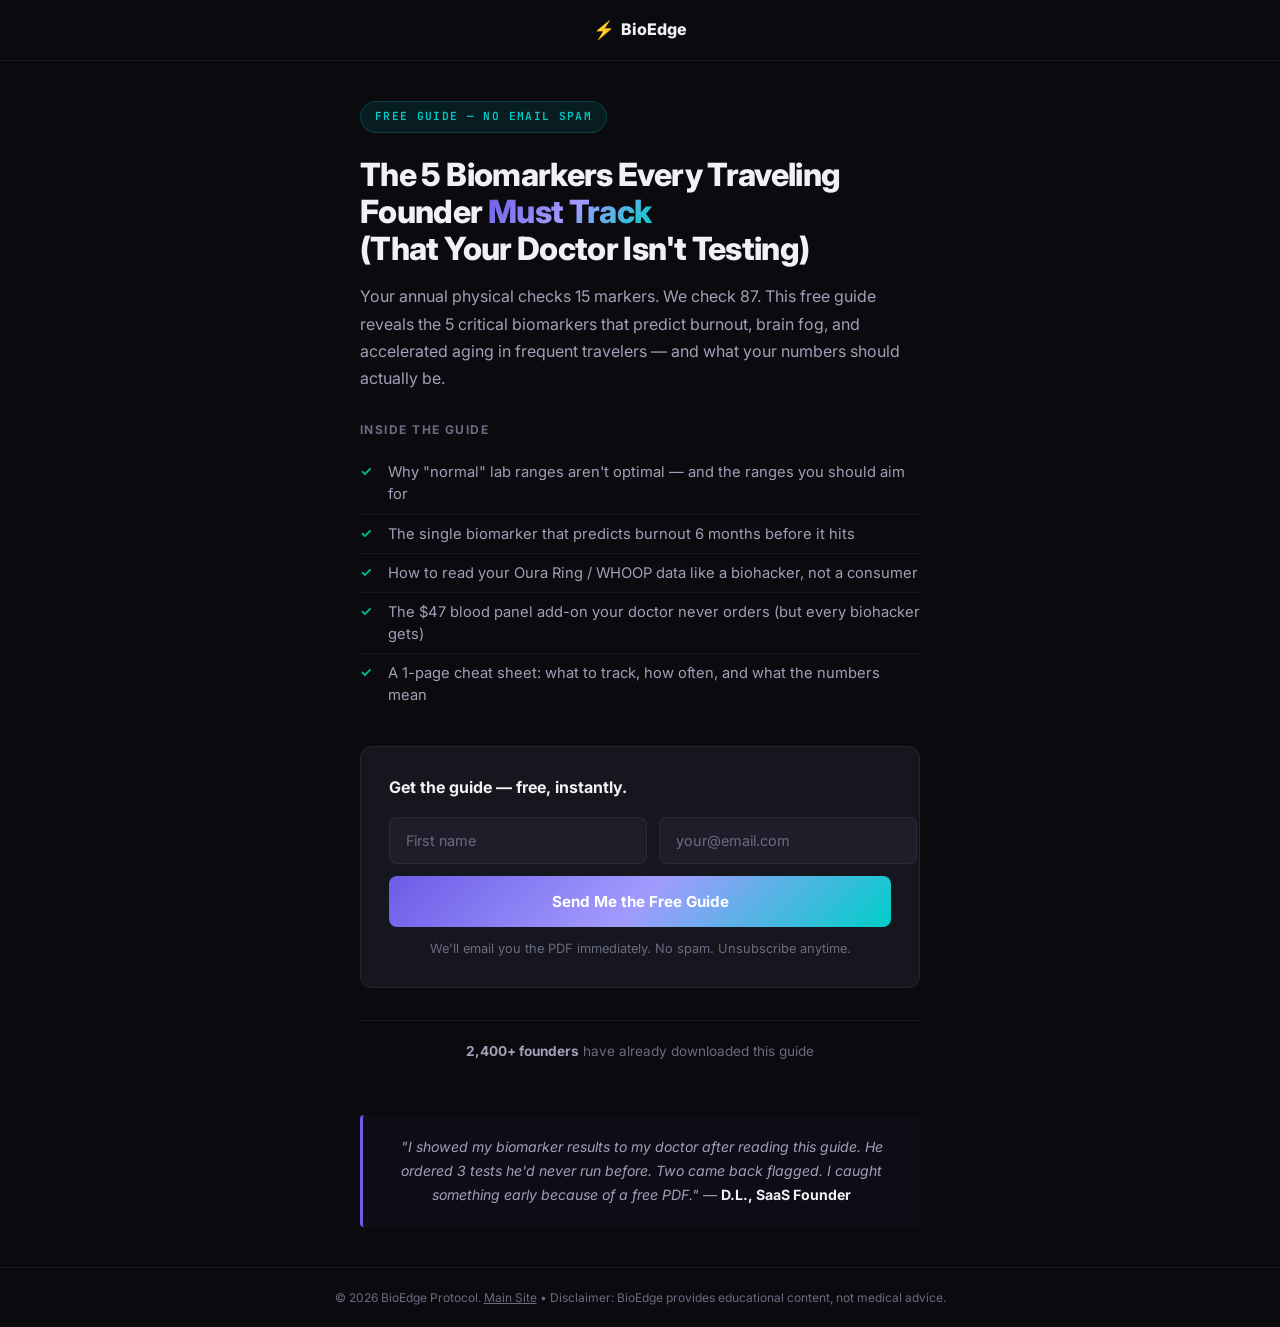
<file: Execuitve Biohacking for Travelers/lp-lead-magnet.html>
<!DOCTYPE html>
<html lang="en">
<head>
    <meta charset="UTF-8">
    <meta name="viewport" content="width=device-width, initial-scale=1.0">
    <title>Free Guide: 5 Biomarkers Every Traveling Founder Must Track | BioEdge</title>
    <meta name="description" content="Your annual physical checks 15 markers. We check 87. Download the free guide to the 5 biomarkers that predict burnout, brain fog, and accelerated aging in frequent travelers.">
    <link rel="preconnect" href="https://fonts.googleapis.com">
    <link rel="preconnect" href="https://fonts.gstatic.com" crossorigin>
    <link href="https://fonts.googleapis.com/css2?family=Inter:wght@300;400;500;600;700;800;900&family=JetBrains+Mono:wght@400;500;600&display=swap" rel="stylesheet">
    <style>
        *, *::before, *::after { margin: 0; padding: 0; box-sizing: border-box; }
        :root {
            --bg: #0a0a0f;
            --bg-card: #16161f;
            --bg-elevated: #1e1e2a;
            --text-primary: #f0f0f5;
            --text-secondary: #a0a0b8;
            --text-muted: #6b6b82;
            --accent-primary: #6c5ce7;
            --accent-secondary: #a29bfe;
            --accent-cyan: #00cec9;
            --accent-green: #00b894;
            --accent-orange: #fdcb6e;
            --gradient: linear-gradient(135deg, #6c5ce7, #a29bfe, #00cec9);
            --border: rgba(255,255,255,0.06);
            --radius: 12px;
        }
        body {
            background: var(--bg);
            color: var(--text-primary);
            font-family: 'Inter', -apple-system, sans-serif;
            line-height: 1.6;
            min-height: 100vh;
            display: flex;
            flex-direction: column;
        }

        /* Minimal top bar */
        .top-bar {
            padding: 16px 24px;
            display: flex;
            justify-content: center;
            border-bottom: 1px solid var(--border);
        }
        .top-bar .logo {
            font-weight: 800;
            font-size: 1rem;
            color: var(--text-primary);
            text-decoration: none;
            display: flex;
            align-items: center;
            gap: 6px;
        }
        .top-bar .logo-icon {
            font-size: 1.1rem;
        }

        /* Main content */
        .lp-main {
            flex: 1;
            display: flex;
            align-items: center;
            justify-content: center;
            padding: 40px 20px;
        }
        .lp-container {
            max-width: 560px;
            width: 100%;
        }

        /* Badge */
        .lp-badge {
            display: inline-flex;
            align-items: center;
            gap: 8px;
            font-family: 'JetBrains Mono', monospace;
            font-size: 0.7rem;
            font-weight: 600;
            letter-spacing: 0.12em;
            text-transform: uppercase;
            color: var(--accent-cyan);
            background: rgba(0,206,201,0.1);
            border: 1px solid rgba(0,206,201,0.2);
            padding: 6px 14px;
            border-radius: 100px;
            margin-bottom: 24px;
        }

        /* Headline */
        .lp-headline {
            font-size: clamp(1.5rem, 4vw, 2rem);
            font-weight: 800;
            line-height: 1.15;
            letter-spacing: -0.02em;
            margin-bottom: 16px;
        }
        .gradient-text {
            background: var(--gradient);
            -webkit-background-clip: text;
            -webkit-text-fill-color: transparent;
            background-clip: text;
        }

        .lp-subtitle {
            font-size: 1rem;
            color: var(--text-secondary);
            line-height: 1.7;
            margin-bottom: 28px;
        }

        /* What's inside list */
        .whats-inside {
            margin-bottom: 32px;
        }
        .whats-inside h3 {
            font-size: 0.75rem;
            font-weight: 700;
            text-transform: uppercase;
            letter-spacing: 0.12em;
            color: var(--text-muted);
            margin-bottom: 14px;
        }
        .whats-inside ul {
            list-style: none;
        }
        .whats-inside li {
            font-size: 0.92rem;
            color: var(--text-secondary);
            padding: 8px 0 8px 28px;
            position: relative;
            line-height: 1.5;
            border-bottom: 1px solid var(--border);
        }
        .whats-inside li:last-child { border-bottom: none; }
        .whats-inside li::before {
            content: '\2713';
            position: absolute;
            left: 0;
            color: var(--accent-green);
            font-weight: 700;
            font-size: 0.85rem;
        }

        /* Form */
        .lp-form {
            background: var(--bg-card);
            border: 1px solid var(--border);
            border-radius: var(--radius);
            padding: 28px;
            margin-bottom: 20px;
        }
        .lp-form h3 {
            font-size: 1rem;
            font-weight: 700;
            margin-bottom: 16px;
        }
        .form-row {
            display: flex;
            gap: 12px;
            margin-bottom: 12px;
        }
        .form-input {
            flex: 1;
            padding: 14px 16px;
            background: var(--bg-elevated);
            border: 1px solid var(--border);
            border-radius: 8px;
            color: var(--text-primary);
            font-family: inherit;
            font-size: 0.9rem;
            outline: none;
            transition: border-color 0.2s;
        }
        .form-input:focus {
            border-color: var(--accent-primary);
        }
        .form-input::placeholder {
            color: var(--text-muted);
        }
        .btn-submit {
            width: 100%;
            padding: 16px;
            background: var(--gradient);
            color: #fff;
            border: none;
            border-radius: 8px;
            font-family: inherit;
            font-size: 0.95rem;
            font-weight: 700;
            cursor: pointer;
            transition: opacity 0.2s, transform 0.2s;
        }
        .btn-submit:hover {
            opacity: 0.9;
            transform: translateY(-1px);
        }
        .form-note {
            text-align: center;
            font-size: 0.8rem;
            color: var(--text-muted);
            margin-top: 12px;
        }

        /* Social proof bar */
        .social-proof {
            text-align: center;
            padding: 20px;
            border-top: 1px solid var(--border);
            margin-top: 32px;
        }
        .social-proof p {
            font-size: 0.85rem;
            color: var(--text-muted);
        }
        .social-proof strong {
            color: var(--text-secondary);
        }

        /* Inline testimonial */
        .lp-testimonial {
            text-align: center;
            margin-top: 32px;
            padding: 20px 24px;
            border-left: 3px solid var(--accent-primary);
            border-radius: 4px;
            background: rgba(108,92,231,0.04);
        }
        .lp-testimonial p {
            font-size: 0.88rem;
            color: var(--text-secondary);
            font-style: italic;
            line-height: 1.7;
        }
        .lp-testimonial strong {
            font-style: normal;
            color: var(--text-primary);
        }

        /* Footer */
        .lp-footer {
            padding: 20px;
            text-align: center;
            border-top: 1px solid var(--border);
        }
        .lp-footer p {
            font-size: 0.75rem;
            color: var(--text-muted);
        }
        .lp-footer a {
            color: var(--text-muted);
            text-decoration: underline;
        }

        @media (max-width: 480px) {
            .form-row { flex-direction: column; }
            .lp-main { padding: 24px 16px; }
        }
    </style>
</head>
<body>
    <div class="top-bar">
        <a href="index.html" class="logo">
            <span class="logo-icon">&#9889;</span>
            <span>BioEdge</span>
        </a>
    </div>

    <main class="lp-main">
        <div class="lp-container">
            <div class="lp-badge">Free Guide — No Email Spam</div>

            <h1 class="lp-headline">
                The 5 Biomarkers Every Traveling Founder <span class="gradient-text">Must Track</span>
                <br>(That Your Doctor Isn't Testing)
            </h1>

            <p class="lp-subtitle">
                Your annual physical checks 15 markers. We check 87. This free guide reveals the 5 critical biomarkers that predict burnout, brain fog, and accelerated aging in frequent travelers — and what your numbers should actually be.
            </p>

            <div class="whats-inside">
                <h3>Inside the guide</h3>
                <ul>
                    <li>Why "normal" lab ranges aren't optimal — and the ranges you should aim for</li>
                    <li>The single biomarker that predicts burnout 6 months before it hits</li>
                    <li>How to read your Oura Ring / WHOOP data like a biohacker, not a consumer</li>
                    <li>The $47 blood panel add-on your doctor never orders (but every biohacker gets)</li>
                    <li>A 1-page cheat sheet: what to track, how often, and what the numbers mean</li>
                </ul>
            </div>

            <div class="lp-form">
                <h3>Get the guide — free, instantly.</h3>
                <form id="leadForm">
                    <div class="form-row">
                        <input type="text" placeholder="First name" required class="form-input">
                        <input type="email" placeholder="your@email.com" required class="form-input">
                    </div>
                    <button type="submit" class="btn-submit">Send Me the Free Guide</button>
                </form>
                <p class="form-note">We'll email you the PDF immediately. No spam. Unsubscribe anytime.</p>
            </div>

            <div class="social-proof">
                <p><strong>2,400+ founders</strong> have already downloaded this guide</p>
            </div>

            <div class="lp-testimonial">
                <p>"I showed my biomarker results to my doctor after reading this guide. He ordered 3 tests he'd never run before. Two came back flagged. I caught something early because of a free PDF." — <strong>D.L., SaaS Founder</strong></p>
            </div>
        </div>
    </main>

    <footer class="lp-footer">
        <p>&copy; 2026 BioEdge Protocol. <a href="index.html">Main Site</a> &bull; Disclaimer: BioEdge provides educational content, not medical advice.</p>
    </footer>

    <script>
        document.getElementById('leadForm').addEventListener('submit', function(e) {
            e.preventDefault();
            const btn = this.querySelector('button[type="submit"]');
            btn.textContent = 'Check your inbox!';
            btn.style.background = 'linear-gradient(135deg, #10b981, #059669)';
            btn.disabled = true;
        });
    </script>
</body>
</html>
</file>
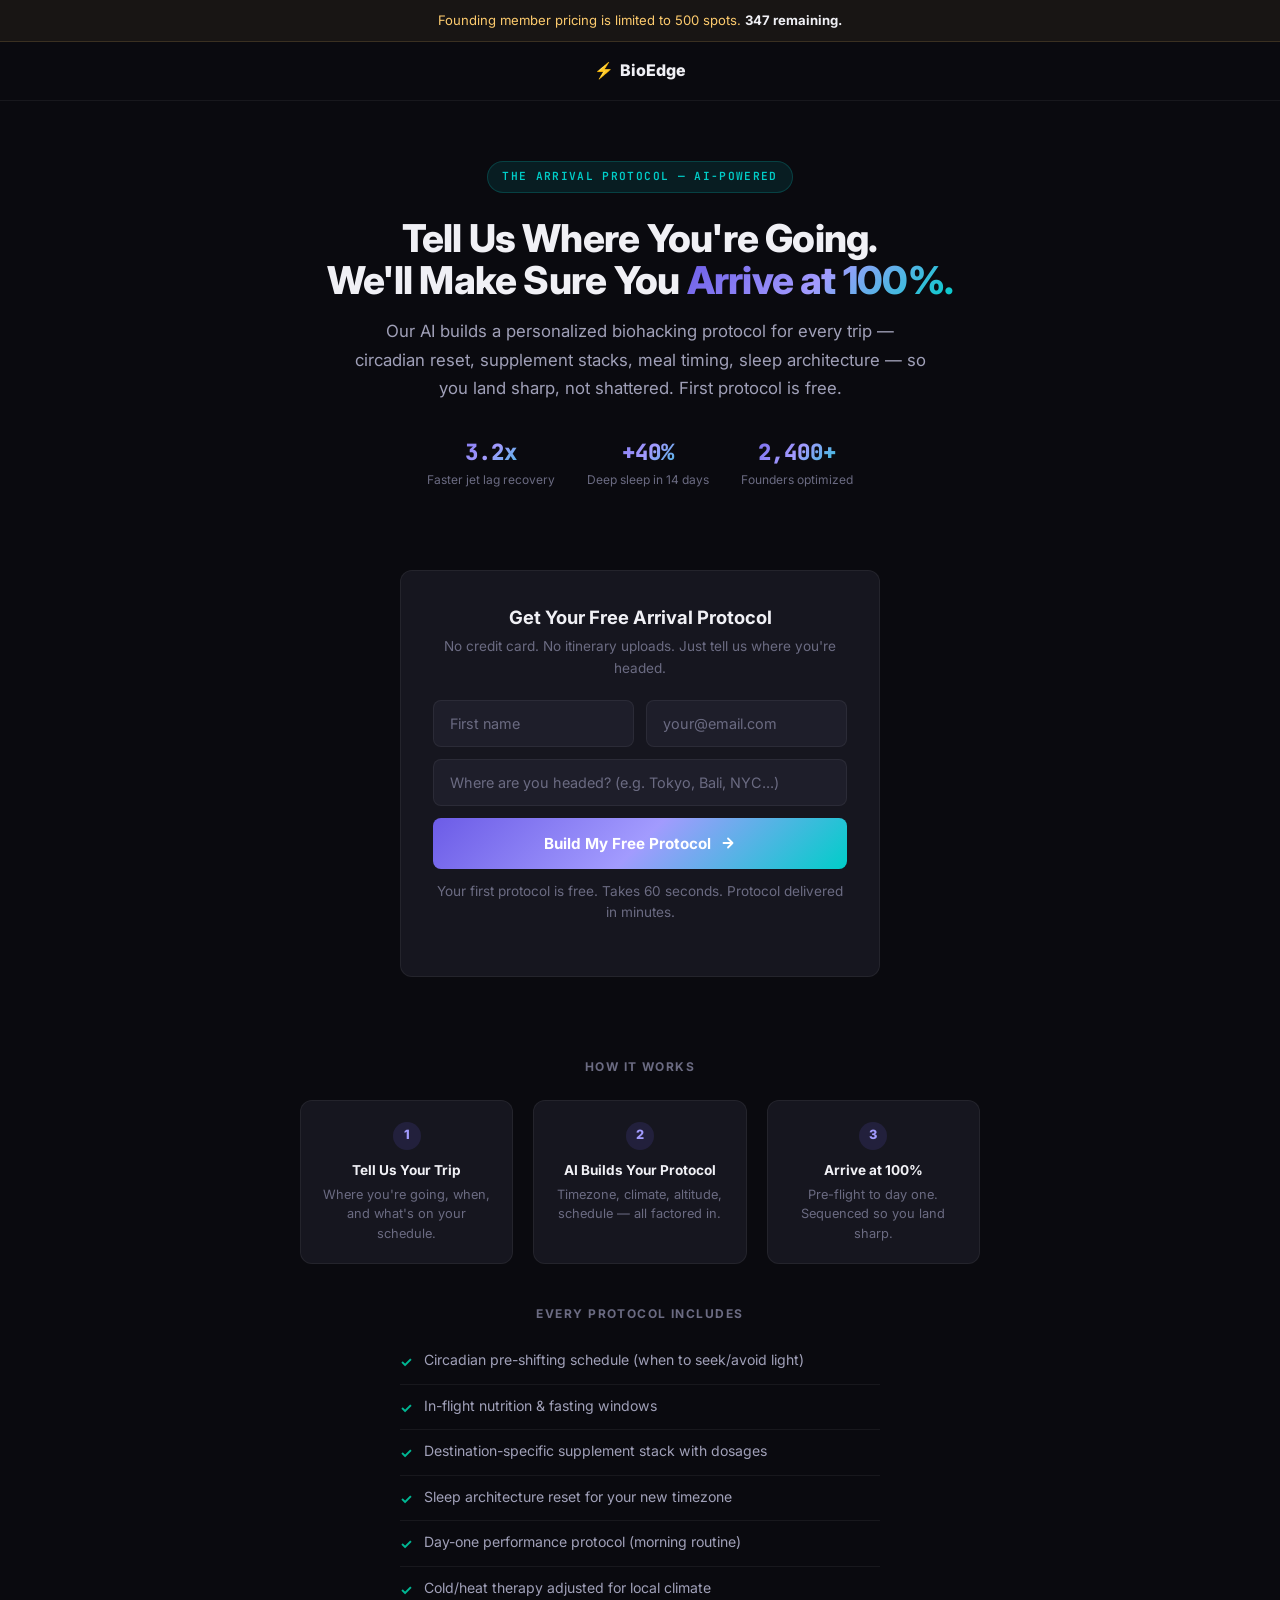
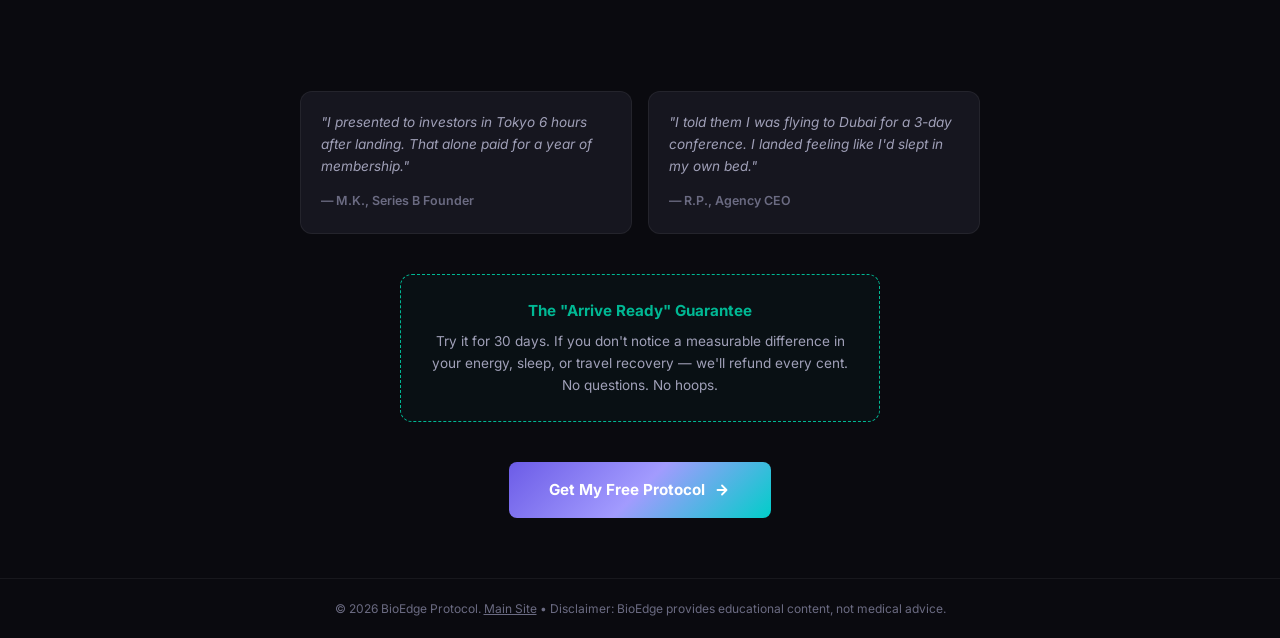
<file: Execuitve Biohacking for Travelers/lp-waitlist.html>
<!DOCTYPE html>
<html lang="en">
<head>
    <meta charset="UTF-8">
    <meta name="viewport" content="width=device-width, initial-scale=1.0">
    <title>Get Your Free Arrival Protocol | BioEdge</title>
    <meta name="description" content="Tell us where you're headed. Our AI builds a personalized biohacking protocol so you land sharp, sleep deep, and perform from day one. First protocol is free.">
    <link rel="preconnect" href="https://fonts.googleapis.com">
    <link rel="preconnect" href="https://fonts.gstatic.com" crossorigin>
    <link href="https://fonts.googleapis.com/css2?family=Inter:wght@300;400;500;600;700;800;900&family=JetBrains+Mono:wght@400;500;600&display=swap" rel="stylesheet">
    <style>
        *, *::before, *::after { margin: 0; padding: 0; box-sizing: border-box; }
        :root {
            --bg: #0a0a0f;
            --bg-card: #16161f;
            --bg-elevated: #1e1e2a;
            --text-primary: #f0f0f5;
            --text-secondary: #a0a0b8;
            --text-muted: #6b6b82;
            --accent-primary: #6c5ce7;
            --accent-secondary: #a29bfe;
            --accent-cyan: #00cec9;
            --accent-green: #00b894;
            --accent-orange: #fdcb6e;
            --gradient: linear-gradient(135deg, #6c5ce7, #a29bfe, #00cec9);
            --border: rgba(255,255,255,0.06);
            --radius: 12px;
        }
        body {
            background: var(--bg);
            color: var(--text-primary);
            font-family: 'Inter', -apple-system, sans-serif;
            line-height: 1.6;
            min-height: 100vh;
        }

        /* Top bar */
        .top-bar {
            padding: 16px 24px;
            display: flex;
            justify-content: center;
            border-bottom: 1px solid var(--border);
        }
        .logo {
            font-weight: 800;
            font-size: 1rem;
            color: var(--text-primary);
            text-decoration: none;
            display: flex;
            align-items: center;
            gap: 6px;
        }

        /* Hero */
        .lp-hero {
            max-width: 720px;
            margin: 0 auto;
            padding: 60px 20px 40px;
            text-align: center;
        }
        .lp-badge {
            display: inline-flex;
            align-items: center;
            gap: 8px;
            font-family: 'JetBrains Mono', monospace;
            font-size: 0.7rem;
            font-weight: 600;
            letter-spacing: 0.12em;
            text-transform: uppercase;
            padding: 6px 14px;
            border-radius: 100px;
            margin-bottom: 24px;
        }
        .lp-badge.primary {
            color: var(--accent-cyan);
            background: rgba(0,206,201,0.1);
            border: 1px solid rgba(0,206,201,0.2);
        }
        .lp-headline {
            font-size: clamp(1.6rem, 4.5vw, 2.4rem);
            font-weight: 800;
            line-height: 1.1;
            letter-spacing: -0.02em;
            margin-bottom: 16px;
        }
        .gradient-text {
            background: var(--gradient);
            -webkit-background-clip: text;
            -webkit-text-fill-color: transparent;
            background-clip: text;
        }
        .lp-subtitle {
            font-size: 1.05rem;
            color: var(--text-secondary);
            line-height: 1.7;
            max-width: 580px;
            margin: 0 auto 32px;
        }

        /* Metrics row */
        .lp-metrics {
            display: flex;
            justify-content: center;
            gap: 32px;
            margin-bottom: 40px;
            flex-wrap: wrap;
        }
        .lp-metric {
            text-align: center;
        }
        .lp-metric-value {
            font-family: 'JetBrains Mono', monospace;
            font-size: 1.4rem;
            font-weight: 800;
            background: var(--gradient);
            -webkit-background-clip: text;
            -webkit-text-fill-color: transparent;
            background-clip: text;
        }
        .lp-metric-label {
            font-size: 0.75rem;
            color: var(--text-muted);
        }

        /* Form section */
        .lp-form-section {
            max-width: 520px;
            margin: 0 auto;
            padding: 0 20px 40px;
        }
        .lp-form-card {
            background: var(--bg-card);
            border: 1px solid var(--border);
            border-radius: var(--radius);
            padding: 32px;
        }
        .lp-form-card h2 {
            font-size: 1.15rem;
            font-weight: 700;
            margin-bottom: 4px;
            text-align: center;
        }
        .lp-form-card > p {
            font-size: 0.85rem;
            color: var(--text-muted);
            text-align: center;
            margin-bottom: 20px;
        }
        .form-input {
            width: 100%;
            padding: 14px 16px;
            background: var(--bg-elevated);
            border: 1px solid var(--border);
            border-radius: 8px;
            color: var(--text-primary);
            font-family: inherit;
            font-size: 0.9rem;
            outline: none;
            margin-bottom: 12px;
            transition: border-color 0.2s;
        }
        .form-input:focus {
            border-color: var(--accent-primary);
        }
        .form-input::placeholder {
            color: var(--text-muted);
        }
        .form-row {
            display: flex;
            gap: 12px;
            margin-bottom: 0;
        }
        .form-row .form-input {
            flex: 1;
        }
        .btn-submit {
            width: 100%;
            padding: 16px;
            background: var(--gradient);
            color: #fff;
            border: none;
            border-radius: 8px;
            font-family: inherit;
            font-size: 0.95rem;
            font-weight: 700;
            cursor: pointer;
            transition: opacity 0.2s, transform 0.2s;
            display: flex;
            align-items: center;
            justify-content: center;
            gap: 8px;
        }
        .btn-submit:hover {
            opacity: 0.9;
            transform: translateY(-1px);
        }
        .form-note {
            text-align: center;
            font-size: 0.8rem;
            color: var(--text-muted);
            margin-top: 12px;
        }

        /* How it works strip */
        .how-strip {
            max-width: 720px;
            margin: 0 auto;
            padding: 40px 20px;
        }
        .how-strip h3 {
            text-align: center;
            font-size: 0.75rem;
            font-weight: 700;
            text-transform: uppercase;
            letter-spacing: 0.12em;
            color: var(--text-muted);
            margin-bottom: 24px;
        }
        .how-steps {
            display: grid;
            grid-template-columns: repeat(3, 1fr);
            gap: 20px;
        }
        .how-step {
            text-align: center;
            padding: 20px 16px;
            background: var(--bg-card);
            border: 1px solid var(--border);
            border-radius: var(--radius);
        }
        .how-step-number {
            width: 28px;
            height: 28px;
            border-radius: 50%;
            background: rgba(108,92,231,0.15);
            color: var(--accent-secondary);
            font-weight: 800;
            font-size: 0.8rem;
            display: inline-flex;
            align-items: center;
            justify-content: center;
            margin-bottom: 10px;
        }
        .how-step h4 {
            font-size: 0.85rem;
            font-weight: 700;
            margin-bottom: 4px;
        }
        .how-step p {
            font-size: 0.8rem;
            color: var(--text-muted);
            line-height: 1.5;
        }

        /* What's included */
        .included-section {
            max-width: 520px;
            margin: 0 auto;
            padding: 0 20px 40px;
        }
        .included-section h3 {
            text-align: center;
            font-size: 0.75rem;
            font-weight: 700;
            text-transform: uppercase;
            letter-spacing: 0.12em;
            color: var(--text-muted);
            margin-bottom: 16px;
        }
        .included-list {
            list-style: none;
        }
        .included-list li {
            display: flex;
            align-items: flex-start;
            gap: 12px;
            padding: 10px 0;
            border-bottom: 1px solid var(--border);
            font-size: 0.88rem;
            color: var(--text-secondary);
        }
        .included-list li:last-child { border-bottom: none; }
        .included-check {
            color: var(--accent-green);
            font-weight: 700;
            flex-shrink: 0;
            margin-top: 2px;
        }

        /* Testimonials */
        .lp-testimonials {
            max-width: 720px;
            margin: 0 auto;
            padding: 40px 20px;
            display: grid;
            grid-template-columns: 1fr 1fr;
            gap: 16px;
        }
        .lp-testimonial {
            background: var(--bg-card);
            border: 1px solid var(--border);
            border-radius: var(--radius);
            padding: 20px;
        }
        .lp-testimonial p {
            font-size: 0.85rem;
            color: var(--text-secondary);
            font-style: italic;
            line-height: 1.6;
            margin-bottom: 10px;
        }
        .lp-testimonial cite {
            font-size: 0.78rem;
            color: var(--text-muted);
            font-style: normal;
            font-weight: 600;
        }

        /* Guarantee */
        .lp-guarantee {
            max-width: 520px;
            margin: 0 auto;
            padding: 0 20px 40px;
            text-align: center;
        }
        .lp-guarantee-box {
            padding: 24px;
            border: 1px dashed var(--accent-green);
            border-radius: var(--radius);
            background: rgba(0,184,148,0.04);
        }
        .lp-guarantee-box h4 {
            font-size: 0.95rem;
            font-weight: 700;
            color: var(--accent-green);
            margin-bottom: 8px;
        }
        .lp-guarantee-box p {
            font-size: 0.85rem;
            color: var(--text-secondary);
            line-height: 1.6;
        }

        /* Bottom CTA */
        .bottom-cta {
            max-width: 520px;
            margin: 0 auto;
            padding: 0 20px 60px;
            text-align: center;
        }
        .bottom-cta a {
            display: inline-flex;
            align-items: center;
            gap: 8px;
            padding: 16px 40px;
            background: var(--gradient);
            color: #fff;
            border-radius: 8px;
            font-weight: 700;
            font-size: 0.95rem;
            text-decoration: none;
            transition: opacity 0.2s, transform 0.2s;
        }
        .bottom-cta a:hover {
            opacity: 0.9;
            transform: translateY(-1px);
        }

        /* Footer */
        .lp-footer {
            padding: 20px;
            text-align: center;
            border-top: 1px solid var(--border);
        }
        .lp-footer p {
            font-size: 0.75rem;
            color: var(--text-muted);
        }
        .lp-footer a {
            color: var(--text-muted);
            text-decoration: underline;
        }

        /* Scarcity bar */
        .scarcity-bar {
            background: rgba(253,203,110,0.06);
            border-bottom: 1px solid rgba(253,203,110,0.15);
            padding: 10px 20px;
            text-align: center;
            font-size: 0.82rem;
            color: var(--accent-orange);
        }
        .scarcity-bar strong {
            color: var(--text-primary);
        }

        @media (max-width: 640px) {
            .how-steps { grid-template-columns: 1fr; }
            .lp-testimonials { grid-template-columns: 1fr; }
            .form-row { flex-direction: column; }
            .lp-metrics { gap: 20px; }
        }
    </style>
</head>
<body>
    <div class="scarcity-bar">
        Founding member pricing is limited to 500 spots. <strong>347 remaining.</strong>
    </div>

    <div class="top-bar">
        <a href="index.html" class="logo">
            <span class="logo-icon">&#9889;</span>
            <span>BioEdge</span>
        </a>
    </div>

    <!-- Hero -->
    <div class="lp-hero">
        <div class="lp-badge primary">The Arrival Protocol &mdash; AI-Powered</div>

        <h1 class="lp-headline">
            Tell Us Where You're Going.<br>
            We'll Make Sure You <span class="gradient-text">Arrive at 100%.</span>
        </h1>

        <p class="lp-subtitle">
            Our AI builds a personalized biohacking protocol for every trip — circadian reset, supplement stacks, meal timing, sleep architecture — so you land sharp, not shattered. First protocol is free.
        </p>

        <div class="lp-metrics">
            <div class="lp-metric">
                <div class="lp-metric-value">3.2x</div>
                <div class="lp-metric-label">Faster jet lag recovery</div>
            </div>
            <div class="lp-metric">
                <div class="lp-metric-value">+40%</div>
                <div class="lp-metric-label">Deep sleep in 14 days</div>
            </div>
            <div class="lp-metric">
                <div class="lp-metric-value">2,400+</div>
                <div class="lp-metric-label">Founders optimized</div>
            </div>
        </div>
    </div>

    <!-- Form -->
    <div class="lp-form-section">
        <div class="lp-form-card">
            <h2>Get Your Free Arrival Protocol</h2>
            <p>No credit card. No itinerary uploads. Just tell us where you're headed.</p>
            <form id="waitlistForm">
                <div class="form-row">
                    <input type="text" placeholder="First name" required class="form-input">
                    <input type="email" placeholder="your@email.com" required class="form-input">
                </div>
                <input type="text" placeholder="Where are you headed? (e.g. Tokyo, Bali, NYC...)" class="form-input">
                <button type="submit" class="btn-submit">
                    Build My Free Protocol
                    <svg width="18" height="18" viewBox="0 0 20 20" fill="none"><path d="M5 10H15M15 10L10 5M15 10L10 15" stroke="currentColor" stroke-width="2" stroke-linecap="round" stroke-linejoin="round"/></svg>
                </button>
            </form>
            <p class="form-note">Your first protocol is free. Takes 60 seconds. Protocol delivered in minutes.</p>
        </div>
    </div>

    <!-- How It Works -->
    <div class="how-strip">
        <h3>How It Works</h3>
        <div class="how-steps">
            <div class="how-step">
                <div class="how-step-number">1</div>
                <h4>Tell Us Your Trip</h4>
                <p>Where you're going, when, and what's on your schedule.</p>
            </div>
            <div class="how-step">
                <div class="how-step-number">2</div>
                <h4>AI Builds Your Protocol</h4>
                <p>Timezone, climate, altitude, schedule — all factored in.</p>
            </div>
            <div class="how-step">
                <div class="how-step-number">3</div>
                <h4>Arrive at 100%</h4>
                <p>Pre-flight to day one. Sequenced so you land sharp.</p>
            </div>
        </div>
    </div>

    <!-- What's Included -->
    <div class="included-section">
        <h3>Every Protocol Includes</h3>
        <ul class="included-list">
            <li><span class="included-check">&#10003;</span> Circadian pre-shifting schedule (when to seek/avoid light)</li>
            <li><span class="included-check">&#10003;</span> In-flight nutrition & fasting windows</li>
            <li><span class="included-check">&#10003;</span> Destination-specific supplement stack with dosages</li>
            <li><span class="included-check">&#10003;</span> Sleep architecture reset for your new timezone</li>
            <li><span class="included-check">&#10003;</span> Day-one performance protocol (morning routine)</li>
            <li><span class="included-check">&#10003;</span> Cold/heat therapy adjusted for local climate</li>
        </ul>
    </div>

    <!-- Testimonials -->
    <div class="lp-testimonials">
        <div class="lp-testimonial">
            <p>"I presented to investors in Tokyo 6 hours after landing. That alone paid for a year of membership."</p>
            <cite>— M.K., Series B Founder</cite>
        </div>
        <div class="lp-testimonial">
            <p>"I told them I was flying to Dubai for a 3-day conference. I landed feeling like I'd slept in my own bed."</p>
            <cite>— R.P., Agency CEO</cite>
        </div>
    </div>

    <!-- Guarantee -->
    <div class="lp-guarantee">
        <div class="lp-guarantee-box">
            <h4>The "Arrive Ready" Guarantee</h4>
            <p>Try it for 30 days. If you don't notice a measurable difference in your energy, sleep, or travel recovery — we'll refund every cent. No questions. No hoops.</p>
        </div>
    </div>

    <!-- Bottom CTA -->
    <div class="bottom-cta">
        <a href="#" onclick="document.getElementById('waitlistForm').scrollIntoView({behavior:'smooth'});return false;">
            Get My Free Protocol
            <svg width="18" height="18" viewBox="0 0 20 20" fill="none"><path d="M5 10H15M15 10L10 5M15 10L10 15" stroke="currentColor" stroke-width="2" stroke-linecap="round" stroke-linejoin="round"/></svg>
        </a>
    </div>

    <footer class="lp-footer">
        <p>&copy; 2026 BioEdge Protocol. <a href="index.html">Main Site</a> &bull; Disclaimer: BioEdge provides educational content, not medical advice.</p>
    </footer>

    <script>
        document.getElementById('waitlistForm').addEventListener('submit', function(e) {
            e.preventDefault();
            const btn = this.querySelector('button[type="submit"]');
            btn.textContent = 'Your protocol is being built!';
            btn.style.background = 'linear-gradient(135deg, #10b981, #059669)';
            btn.disabled = true;
        });
    </script>
</body>
</html>
</file>
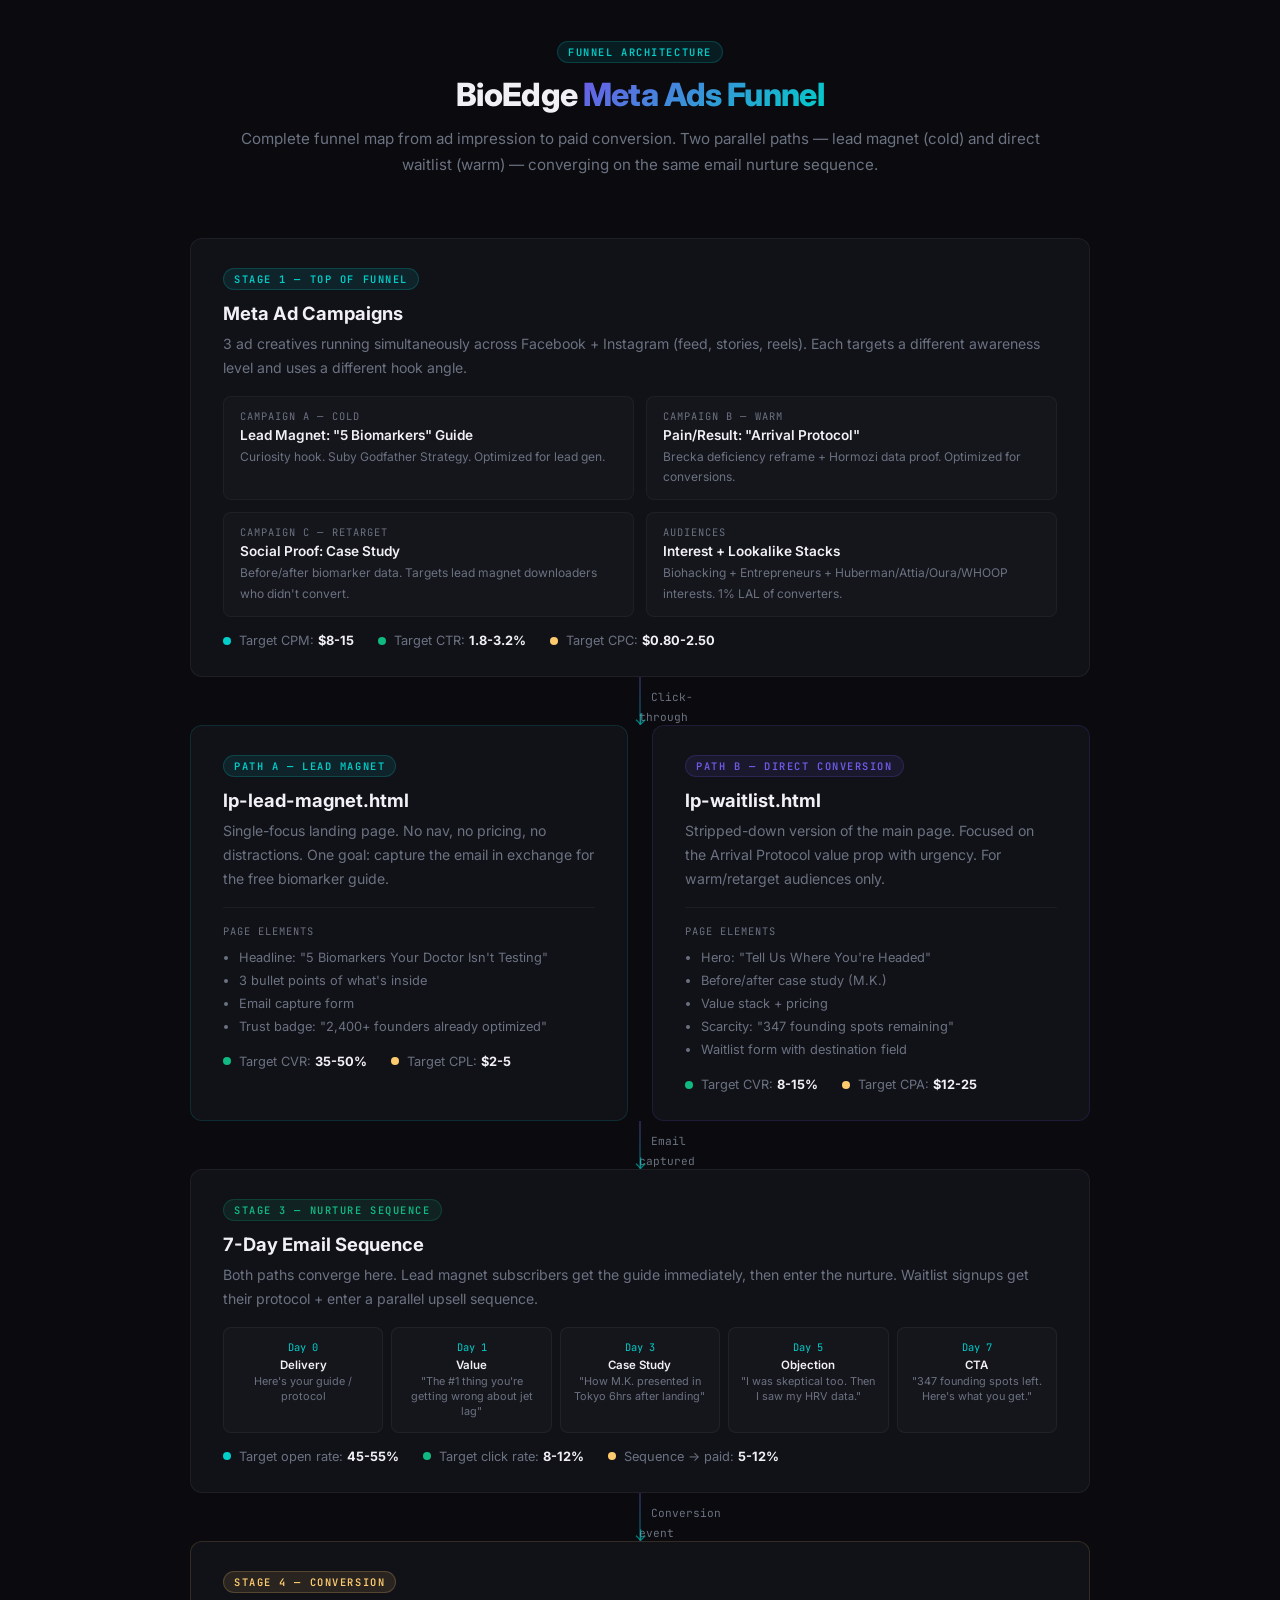
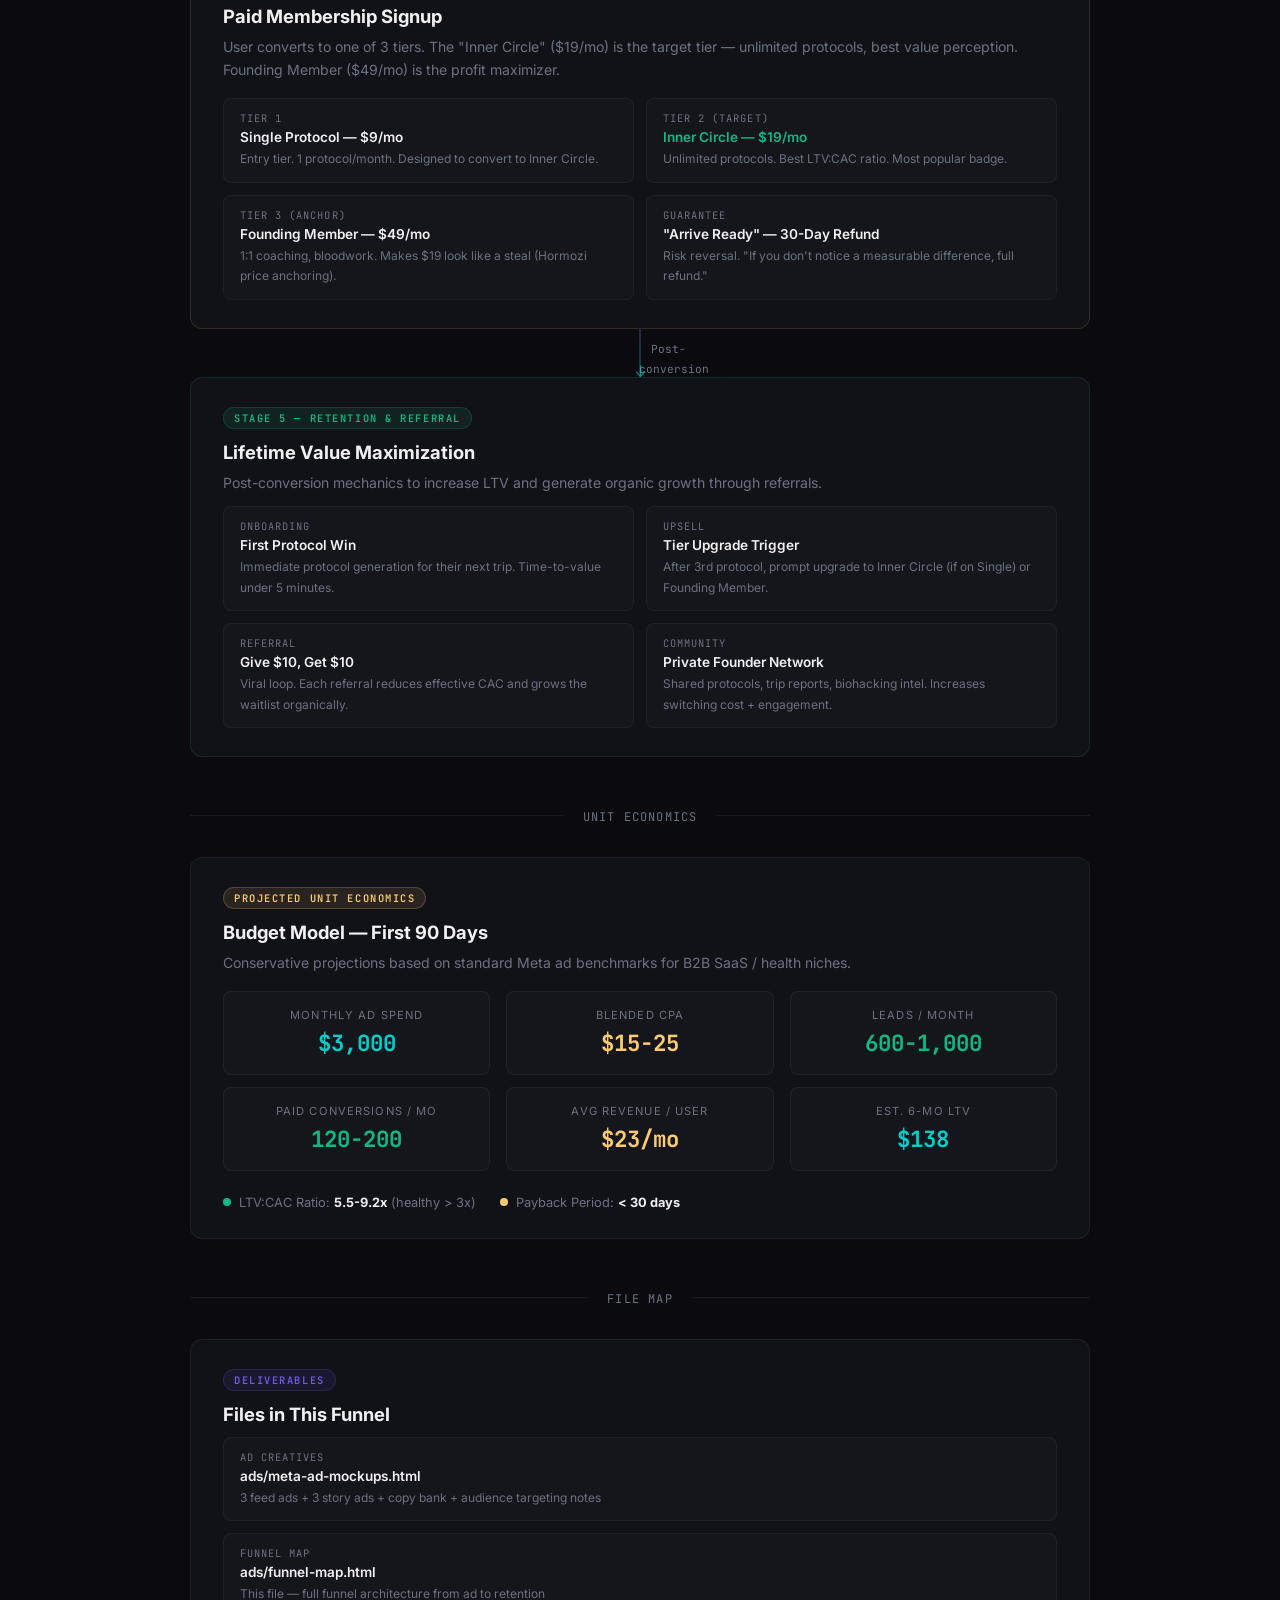
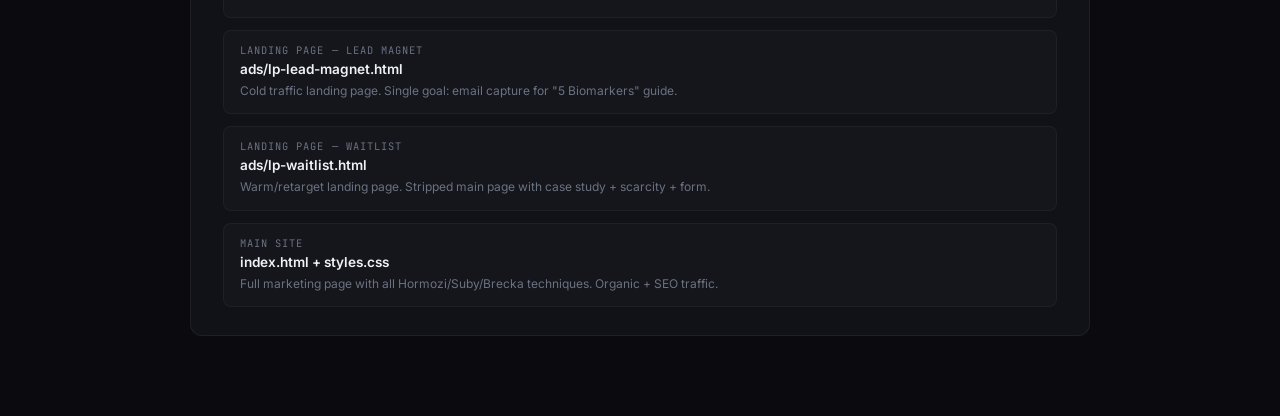
<file: Execuitve Biohacking for Travelers/ads/funnel-map.html>
<!DOCTYPE html>
<html lang="en">
<head>
    <meta charset="UTF-8">
    <meta name="viewport" content="width=device-width, initial-scale=1.0">
    <title>BioEdge — Full Meta Ads Funnel Map</title>
    <link rel="preconnect" href="https://fonts.googleapis.com">
    <link rel="preconnect" href="https://fonts.gstatic.com" crossorigin>
    <link href="https://fonts.googleapis.com/css2?family=Inter:wght@300;400;500;600;700;800;900&family=JetBrains+Mono:wght@400;500;600&display=swap" rel="stylesheet">
    <style>
        :root {
            --bg: #0a0a0f;
            --bg-card: #111118;
            --text-white: #f0f0f5;
            --text-muted: #6b7280;
            --accent: #6c5ce7;
            --accent-cyan: #00cec9;
            --accent-green: #10b981;
            --accent-orange: #fdcb6e;
            --accent-red: #ff6b6b;
            --font-main: 'Inter', -apple-system, sans-serif;
            --font-mono: 'JetBrains Mono', monospace;
        }

        * { margin: 0; padding: 0; box-sizing: border-box; }

        body {
            font-family: var(--font-main);
            background: var(--bg);
            color: var(--text-white);
            min-height: 100vh;
            padding: 40px 20px 80px;
        }

        .page-header {
            text-align: center;
            max-width: 800px;
            margin: 0 auto 60px;
        }

        .page-header h1 {
            font-size: 2rem;
            font-weight: 800;
            margin-bottom: 12px;
            letter-spacing: -0.02em;
        }

        .page-header p {
            color: var(--text-muted);
            font-size: 0.95rem;
            line-height: 1.7;
        }

        .gradient-text {
            background: linear-gradient(135deg, var(--accent), var(--accent-cyan));
            -webkit-background-clip: text;
            -webkit-text-fill-color: transparent;
            background-clip: text;
        }

        .tag {
            display: inline-block;
            font-family: var(--font-mono);
            font-size: 0.65rem;
            font-weight: 600;
            letter-spacing: 0.15em;
            text-transform: uppercase;
            padding: 3px 10px;
            border-radius: 100px;
            margin-bottom: 12px;
        }

        .tag-cyan { color: var(--accent-cyan); background: rgba(0,206,201,0.1); border: 1px solid rgba(0,206,201,0.2); }
        .tag-purple { color: var(--accent); background: rgba(108,92,231,0.1); border: 1px solid rgba(108,92,231,0.2); }
        .tag-green { color: var(--accent-green); background: rgba(16,185,129,0.1); border: 1px solid rgba(16,185,129,0.2); }
        .tag-orange { color: var(--accent-orange); background: rgba(253,203,110,0.1); border: 1px solid rgba(253,203,110,0.2); }
        .tag-red { color: var(--accent-red); background: rgba(255,107,107,0.1); border: 1px solid rgba(255,107,107,0.2); }

        /* Funnel Container */
        .funnel {
            max-width: 900px;
            margin: 0 auto;
        }

        /* Funnel Stage */
        .funnel-stage {
            position: relative;
            margin-bottom: 0;
        }

        .funnel-connector {
            width: 2px;
            height: 48px;
            margin: 0 auto;
            position: relative;
        }

        .funnel-connector::before {
            content: '';
            position: absolute;
            top: 0;
            left: 50%;
            transform: translateX(-50%);
            width: 2px;
            height: 100%;
            background: linear-gradient(180deg, var(--accent), var(--accent-cyan));
            opacity: 0.3;
        }

        .funnel-connector::after {
            content: '\2193';
            position: absolute;
            bottom: -4px;
            left: 50%;
            transform: translateX(-50%);
            font-size: 16px;
            color: var(--accent-cyan);
            opacity: 0.6;
        }

        .funnel-connector-split {
            display: flex;
            justify-content: center;
            gap: 200px;
            height: 48px;
            position: relative;
        }

        .funnel-connector-split::before {
            content: '';
            position: absolute;
            top: 0;
            left: 50%;
            transform: translateX(-50%);
            width: 200px;
            height: 2px;
            background: linear-gradient(90deg, var(--accent), var(--accent-cyan));
            opacity: 0.3;
        }

        .funnel-card {
            background: var(--bg-card);
            border: 1px solid rgba(255,255,255,0.06);
            border-radius: 12px;
            padding: 28px 32px;
            position: relative;
        }

        .funnel-card-header {
            display: flex;
            align-items: flex-start;
            justify-content: space-between;
            margin-bottom: 16px;
        }

        .funnel-card h3 {
            font-size: 1.15rem;
            font-weight: 700;
            margin-bottom: 8px;
        }

        .funnel-card p {
            font-size: 0.88rem;
            color: var(--text-muted);
            line-height: 1.7;
        }

        .funnel-card .fc-detail {
            margin-top: 16px;
            padding-top: 16px;
            border-top: 1px solid rgba(255,255,255,0.05);
        }

        .fc-grid {
            display: grid;
            grid-template-columns: 1fr 1fr;
            gap: 12px;
            margin-top: 12px;
        }

        .fc-item {
            background: rgba(255,255,255,0.02);
            border: 1px solid rgba(255,255,255,0.04);
            border-radius: 8px;
            padding: 12px 16px;
        }

        .fc-item-label {
            font-family: var(--font-mono);
            font-size: 0.65rem;
            letter-spacing: 0.1em;
            text-transform: uppercase;
            color: var(--text-muted);
            margin-bottom: 4px;
        }

        .fc-item-value {
            font-size: 0.85rem;
            font-weight: 600;
        }

        .funnel-split {
            display: grid;
            grid-template-columns: 1fr 1fr;
            gap: 24px;
        }

        /* Metrics bar */
        .funnel-metrics {
            display: flex;
            gap: 24px;
            margin-top: 16px;
            flex-wrap: wrap;
        }

        .fm-item {
            display: flex;
            align-items: center;
            gap: 8px;
        }

        .fm-dot {
            width: 8px;
            height: 8px;
            border-radius: 50%;
            flex-shrink: 0;
        }

        .fm-item span {
            font-size: 0.8rem;
            color: var(--text-muted);
        }

        .fm-item strong {
            color: var(--text-white);
        }

        /* Arrow labels */
        .arrow-label {
            text-align: center;
            padding: 8px 0;
        }

        .arrow-label span {
            font-family: var(--font-mono);
            font-size: 0.7rem;
            color: var(--text-muted);
            background: var(--bg);
            padding: 2px 12px;
            border-radius: 4px;
        }

        /* Email sequence */
        .email-sequence {
            display: grid;
            grid-template-columns: repeat(5, 1fr);
            gap: 8px;
            margin-top: 16px;
        }

        .email-step {
            background: rgba(255,255,255,0.02);
            border: 1px solid rgba(255,255,255,0.05);
            border-radius: 8px;
            padding: 12px 10px;
            text-align: center;
        }

        .email-step .es-day {
            font-family: var(--font-mono);
            font-size: 0.65rem;
            color: var(--accent-cyan);
            margin-bottom: 4px;
        }

        .email-step .es-type {
            font-size: 0.72rem;
            font-weight: 600;
            margin-bottom: 2px;
        }

        .email-step .es-subject {
            font-size: 0.68rem;
            color: var(--text-muted);
            line-height: 1.4;
        }

        /* Budget */
        .budget-grid {
            display: grid;
            grid-template-columns: 1fr 1fr 1fr;
            gap: 16px;
            margin-top: 16px;
        }

        .budget-card {
            background: rgba(255,255,255,0.02);
            border: 1px solid rgba(255,255,255,0.05);
            border-radius: 8px;
            padding: 16px;
            text-align: center;
        }

        .budget-card .bc-label {
            font-size: 0.7rem;
            color: var(--text-muted);
            text-transform: uppercase;
            letter-spacing: 0.1em;
            margin-bottom: 6px;
        }

        .budget-card .bc-value {
            font-family: var(--font-mono);
            font-size: 1.4rem;
            font-weight: 700;
        }

        .bc-value.cyan { color: var(--accent-cyan); }
        .bc-value.green { color: var(--accent-green); }
        .bc-value.orange { color: var(--accent-orange); }

        /* Section dividers */
        .section-divider {
            text-align: center;
            margin: 48px 0 32px;
            position: relative;
        }

        .section-divider::before {
            content: '';
            position: absolute;
            top: 50%;
            left: 0;
            right: 0;
            height: 1px;
            background: rgba(255,255,255,0.06);
        }

        .section-divider span {
            position: relative;
            background: var(--bg);
            padding: 0 20px;
            font-family: var(--font-mono);
            font-size: 0.75rem;
            color: var(--text-muted);
            letter-spacing: 0.1em;
            text-transform: uppercase;
        }

        @media (max-width: 768px) {
            .funnel-split { grid-template-columns: 1fr; }
            .fc-grid { grid-template-columns: 1fr; }
            .email-sequence { grid-template-columns: repeat(2, 1fr); }
            .budget-grid { grid-template-columns: 1fr; }
        }
    </style>
</head>
<body>
    <div class="page-header">
        <span class="tag tag-cyan">Funnel Architecture</span>
        <h1>BioEdge <span class="gradient-text">Meta Ads Funnel</span></h1>
        <p>Complete funnel map from ad impression to paid conversion. Two parallel paths — lead magnet (cold) and direct waitlist (warm) — converging on the same email nurture sequence.</p>
    </div>

    <div class="funnel">

        <!-- STAGE 1: ADS -->
        <div class="funnel-stage">
            <div class="funnel-card">
                <div class="funnel-card-header">
                    <div>
                        <span class="tag tag-cyan">Stage 1 — Top of Funnel</span>
                        <h3>Meta Ad Campaigns</h3>
                        <p>3 ad creatives running simultaneously across Facebook + Instagram (feed, stories, reels). Each targets a different awareness level and uses a different hook angle.</p>
                    </div>
                </div>
                <div class="fc-grid">
                    <div class="fc-item">
                        <div class="fc-item-label">Campaign A — Cold</div>
                        <div class="fc-item-value">Lead Magnet: "5 Biomarkers" Guide</div>
                        <p style="font-size: 0.75rem; color: var(--text-muted); margin-top: 4px;">Curiosity hook. Suby Godfather Strategy. Optimized for lead gen.</p>
                    </div>
                    <div class="fc-item">
                        <div class="fc-item-label">Campaign B — Warm</div>
                        <div class="fc-item-value">Pain/Result: "Arrival Protocol"</div>
                        <p style="font-size: 0.75rem; color: var(--text-muted); margin-top: 4px;">Brecka deficiency reframe + Hormozi data proof. Optimized for conversions.</p>
                    </div>
                    <div class="fc-item">
                        <div class="fc-item-label">Campaign C — Retarget</div>
                        <div class="fc-item-value">Social Proof: Case Study</div>
                        <p style="font-size: 0.75rem; color: var(--text-muted); margin-top: 4px;">Before/after biomarker data. Targets lead magnet downloaders who didn't convert.</p>
                    </div>
                    <div class="fc-item">
                        <div class="fc-item-label">Audiences</div>
                        <div class="fc-item-value">Interest + Lookalike Stacks</div>
                        <p style="font-size: 0.75rem; color: var(--text-muted); margin-top: 4px;">Biohacking + Entrepreneurs + Huberman/Attia/Oura/WHOOP interests. 1% LAL of converters.</p>
                    </div>
                </div>
                <div class="funnel-metrics">
                    <div class="fm-item">
                        <div class="fm-dot" style="background: var(--accent-cyan);"></div>
                        <span>Target CPM: <strong>$8-15</strong></span>
                    </div>
                    <div class="fm-item">
                        <div class="fm-dot" style="background: var(--accent-green);"></div>
                        <span>Target CTR: <strong>1.8-3.2%</strong></span>
                    </div>
                    <div class="fm-item">
                        <div class="fm-dot" style="background: var(--accent-orange);"></div>
                        <span>Target CPC: <strong>$0.80-2.50</strong></span>
                    </div>
                </div>
            </div>
        </div>

        <!-- CONNECTOR: Split -->
        <div class="funnel-connector">
            <div class="arrow-label"><span>Click-through</span></div>
        </div>

        <!-- STAGE 2: LANDING PAGES (Split) -->
        <div class="funnel-stage">
            <div class="funnel-split">
                <!-- Path A: Lead Magnet -->
                <div class="funnel-card" style="border-color: rgba(0,206,201,0.15);">
                    <span class="tag tag-cyan">Path A — Lead Magnet</span>
                    <h3>lp-lead-magnet.html</h3>
                    <p>Single-focus landing page. No nav, no pricing, no distractions. One goal: capture the email in exchange for the free biomarker guide.</p>
                    <div class="fc-detail">
                        <div class="fc-item-label">Page Elements</div>
                        <ul style="font-size: 0.8rem; color: var(--text-muted); padding-left: 16px; margin-top: 8px; line-height: 1.8;">
                            <li>Headline: "5 Biomarkers Your Doctor Isn't Testing"</li>
                            <li>3 bullet points of what's inside</li>
                            <li>Email capture form</li>
                            <li>Trust badge: "2,400+ founders already optimized"</li>
                        </ul>
                    </div>
                    <div class="funnel-metrics">
                        <div class="fm-item">
                            <div class="fm-dot" style="background: var(--accent-green);"></div>
                            <span>Target CVR: <strong>35-50%</strong></span>
                        </div>
                        <div class="fm-item">
                            <div class="fm-dot" style="background: var(--accent-orange);"></div>
                            <span>Target CPL: <strong>$2-5</strong></span>
                        </div>
                    </div>
                </div>

                <!-- Path B: Direct Waitlist -->
                <div class="funnel-card" style="border-color: rgba(108,92,231,0.15);">
                    <span class="tag tag-purple">Path B — Direct Conversion</span>
                    <h3>lp-waitlist.html</h3>
                    <p>Stripped-down version of the main page. Focused on the Arrival Protocol value prop with urgency. For warm/retarget audiences only.</p>
                    <div class="fc-detail">
                        <div class="fc-item-label">Page Elements</div>
                        <ul style="font-size: 0.8rem; color: var(--text-muted); padding-left: 16px; margin-top: 8px; line-height: 1.8;">
                            <li>Hero: "Tell Us Where You're Headed"</li>
                            <li>Before/after case study (M.K.)</li>
                            <li>Value stack + pricing</li>
                            <li>Scarcity: "347 founding spots remaining"</li>
                            <li>Waitlist form with destination field</li>
                        </ul>
                    </div>
                    <div class="funnel-metrics">
                        <div class="fm-item">
                            <div class="fm-dot" style="background: var(--accent-green);"></div>
                            <span>Target CVR: <strong>8-15%</strong></span>
                        </div>
                        <div class="fm-item">
                            <div class="fm-dot" style="background: var(--accent-orange);"></div>
                            <span>Target CPA: <strong>$12-25</strong></span>
                        </div>
                    </div>
                </div>
            </div>
        </div>

        <!-- CONNECTOR -->
        <div class="funnel-connector">
            <div class="arrow-label"><span>Email captured</span></div>
        </div>

        <!-- STAGE 3: EMAIL NURTURE -->
        <div class="funnel-stage">
            <div class="funnel-card">
                <div class="funnel-card-header">
                    <div>
                        <span class="tag tag-green">Stage 3 — Nurture Sequence</span>
                        <h3>7-Day Email Sequence</h3>
                        <p>Both paths converge here. Lead magnet subscribers get the guide immediately, then enter the nurture. Waitlist signups get their protocol + enter a parallel upsell sequence.</p>
                    </div>
                </div>
                <div class="email-sequence">
                    <div class="email-step">
                        <div class="es-day">Day 0</div>
                        <div class="es-type">Delivery</div>
                        <div class="es-subject">Here's your guide / protocol</div>
                    </div>
                    <div class="email-step">
                        <div class="es-day">Day 1</div>
                        <div class="es-type">Value</div>
                        <div class="es-subject">"The #1 thing you're getting wrong about jet lag"</div>
                    </div>
                    <div class="email-step">
                        <div class="es-day">Day 3</div>
                        <div class="es-type">Case Study</div>
                        <div class="es-subject">"How M.K. presented in Tokyo 6hrs after landing"</div>
                    </div>
                    <div class="email-step">
                        <div class="es-day">Day 5</div>
                        <div class="es-type">Objection</div>
                        <div class="es-subject">"I was skeptical too. Then I saw my HRV data."</div>
                    </div>
                    <div class="email-step">
                        <div class="es-day">Day 7</div>
                        <div class="es-type">CTA</div>
                        <div class="es-subject">"347 founding spots left. Here's what you get."</div>
                    </div>
                </div>
                <div class="funnel-metrics">
                    <div class="fm-item">
                        <div class="fm-dot" style="background: var(--accent-cyan);"></div>
                        <span>Target open rate: <strong>45-55%</strong></span>
                    </div>
                    <div class="fm-item">
                        <div class="fm-dot" style="background: var(--accent-green);"></div>
                        <span>Target click rate: <strong>8-12%</strong></span>
                    </div>
                    <div class="fm-item">
                        <div class="fm-dot" style="background: var(--accent-orange);"></div>
                        <span>Sequence → paid: <strong>5-12%</strong></span>
                    </div>
                </div>
            </div>
        </div>

        <!-- CONNECTOR -->
        <div class="funnel-connector">
            <div class="arrow-label"><span>Conversion event</span></div>
        </div>

        <!-- STAGE 4: CONVERSION -->
        <div class="funnel-stage">
            <div class="funnel-card" style="border-color: rgba(253,203,110,0.15);">
                <div class="funnel-card-header">
                    <div>
                        <span class="tag tag-orange">Stage 4 — Conversion</span>
                        <h3>Paid Membership Signup</h3>
                        <p>User converts to one of 3 tiers. The "Inner Circle" ($19/mo) is the target tier — unlimited protocols, best value perception. Founding Member ($49/mo) is the profit maximizer.</p>
                    </div>
                </div>
                <div class="fc-grid">
                    <div class="fc-item">
                        <div class="fc-item-label">Tier 1</div>
                        <div class="fc-item-value">Single Protocol — $9/mo</div>
                        <p style="font-size: 0.75rem; color: var(--text-muted); margin-top: 4px;">Entry tier. 1 protocol/month. Designed to convert to Inner Circle.</p>
                    </div>
                    <div class="fc-item">
                        <div class="fc-item-label">Tier 2 (Target)</div>
                        <div class="fc-item-value" style="color: var(--accent-green);">Inner Circle — $19/mo</div>
                        <p style="font-size: 0.75rem; color: var(--text-muted); margin-top: 4px;">Unlimited protocols. Best LTV:CAC ratio. Most popular badge.</p>
                    </div>
                    <div class="fc-item">
                        <div class="fc-item-label">Tier 3 (Anchor)</div>
                        <div class="fc-item-value">Founding Member — $49/mo</div>
                        <p style="font-size: 0.75rem; color: var(--text-muted); margin-top: 4px;">1:1 coaching, bloodwork. Makes $19 look like a steal (Hormozi price anchoring).</p>
                    </div>
                    <div class="fc-item">
                        <div class="fc-item-label">Guarantee</div>
                        <div class="fc-item-value">"Arrive Ready" — 30-Day Refund</div>
                        <p style="font-size: 0.75rem; color: var(--text-muted); margin-top: 4px;">Risk reversal. "If you don't notice a measurable difference, full refund."</p>
                    </div>
                </div>
            </div>
        </div>

        <!-- CONNECTOR -->
        <div class="funnel-connector">
            <div class="arrow-label"><span>Post-conversion</span></div>
        </div>

        <!-- STAGE 5: RETENTION + REFERRAL -->
        <div class="funnel-stage">
            <div class="funnel-card" style="border-color: rgba(16,185,129,0.15);">
                <span class="tag tag-green">Stage 5 — Retention & Referral</span>
                <h3>Lifetime Value Maximization</h3>
                <p>Post-conversion mechanics to increase LTV and generate organic growth through referrals.</p>
                <div class="fc-grid">
                    <div class="fc-item">
                        <div class="fc-item-label">Onboarding</div>
                        <div class="fc-item-value">First Protocol Win</div>
                        <p style="font-size: 0.75rem; color: var(--text-muted); margin-top: 4px;">Immediate protocol generation for their next trip. Time-to-value under 5 minutes.</p>
                    </div>
                    <div class="fc-item">
                        <div class="fc-item-label">Upsell</div>
                        <div class="fc-item-value">Tier Upgrade Trigger</div>
                        <p style="font-size: 0.75rem; color: var(--text-muted); margin-top: 4px;">After 3rd protocol, prompt upgrade to Inner Circle (if on Single) or Founding Member.</p>
                    </div>
                    <div class="fc-item">
                        <div class="fc-item-label">Referral</div>
                        <div class="fc-item-value">Give $10, Get $10</div>
                        <p style="font-size: 0.75rem; color: var(--text-muted); margin-top: 4px;">Viral loop. Each referral reduces effective CAC and grows the waitlist organically.</p>
                    </div>
                    <div class="fc-item">
                        <div class="fc-item-label">Community</div>
                        <div class="fc-item-value">Private Founder Network</div>
                        <p style="font-size: 0.75rem; color: var(--text-muted); margin-top: 4px;">Shared protocols, trip reports, biohacking intel. Increases switching cost + engagement.</p>
                    </div>
                </div>
            </div>
        </div>

        <!-- SECTION DIVIDER -->
        <div class="section-divider">
            <span>Unit Economics</span>
        </div>

        <!-- BUDGET / ECONOMICS -->
        <div class="funnel-stage">
            <div class="funnel-card">
                <span class="tag tag-orange">Projected Unit Economics</span>
                <h3>Budget Model — First 90 Days</h3>
                <p>Conservative projections based on standard Meta ad benchmarks for B2B SaaS / health niches.</p>

                <div class="budget-grid">
                    <div class="budget-card">
                        <div class="bc-label">Monthly Ad Spend</div>
                        <div class="bc-value cyan">$3,000</div>
                    </div>
                    <div class="budget-card">
                        <div class="bc-label">Blended CPA</div>
                        <div class="bc-value orange">$15-25</div>
                    </div>
                    <div class="budget-card">
                        <div class="bc-label">Leads / Month</div>
                        <div class="bc-value green">600-1,000</div>
                    </div>
                </div>

                <div class="budget-grid" style="margin-top: 12px;">
                    <div class="budget-card">
                        <div class="bc-label">Paid Conversions / Mo</div>
                        <div class="bc-value green">120-200</div>
                    </div>
                    <div class="budget-card">
                        <div class="bc-label">Avg Revenue / User</div>
                        <div class="bc-value orange">$23/mo</div>
                    </div>
                    <div class="budget-card">
                        <div class="bc-label">Est. 6-Mo LTV</div>
                        <div class="bc-value cyan">$138</div>
                    </div>
                </div>

                <div class="funnel-metrics" style="margin-top: 24px;">
                    <div class="fm-item">
                        <div class="fm-dot" style="background: var(--accent-green);"></div>
                        <span>LTV:CAC Ratio: <strong>5.5-9.2x</strong> (healthy &gt; 3x)</span>
                    </div>
                    <div class="fm-item">
                        <div class="fm-dot" style="background: var(--accent-orange);"></div>
                        <span>Payback Period: <strong>&lt; 30 days</strong></span>
                    </div>
                </div>
            </div>
        </div>

        <!-- SECTION DIVIDER -->
        <div class="section-divider">
            <span>File Map</span>
        </div>

        <!-- FILE REFERENCE -->
        <div class="funnel-stage">
            <div class="funnel-card">
                <span class="tag tag-purple">Deliverables</span>
                <h3>Files in This Funnel</h3>
                <div class="fc-grid" style="grid-template-columns: 1fr;">
                    <div class="fc-item">
                        <div class="fc-item-label">Ad Creatives</div>
                        <div class="fc-item-value">ads/meta-ad-mockups.html</div>
                        <p style="font-size: 0.75rem; color: var(--text-muted); margin-top: 4px;">3 feed ads + 3 story ads + copy bank + audience targeting notes</p>
                    </div>
                    <div class="fc-item">
                        <div class="fc-item-label">Funnel Map</div>
                        <div class="fc-item-value">ads/funnel-map.html</div>
                        <p style="font-size: 0.75rem; color: var(--text-muted); margin-top: 4px;">This file — full funnel architecture from ad to retention</p>
                    </div>
                    <div class="fc-item">
                        <div class="fc-item-label">Landing Page — Lead Magnet</div>
                        <div class="fc-item-value">ads/lp-lead-magnet.html</div>
                        <p style="font-size: 0.75rem; color: var(--text-muted); margin-top: 4px;">Cold traffic landing page. Single goal: email capture for "5 Biomarkers" guide.</p>
                    </div>
                    <div class="fc-item">
                        <div class="fc-item-label">Landing Page — Waitlist</div>
                        <div class="fc-item-value">ads/lp-waitlist.html</div>
                        <p style="font-size: 0.75rem; color: var(--text-muted); margin-top: 4px;">Warm/retarget landing page. Stripped main page with case study + scarcity + form.</p>
                    </div>
                    <div class="fc-item">
                        <div class="fc-item-label">Main Site</div>
                        <div class="fc-item-value">index.html + styles.css</div>
                        <p style="font-size: 0.75rem; color: var(--text-muted); margin-top: 4px;">Full marketing page with all Hormozi/Suby/Brecka techniques. Organic + SEO traffic.</p>
                    </div>
                </div>
            </div>
        </div>

    </div>
</body>
</html>
</file>
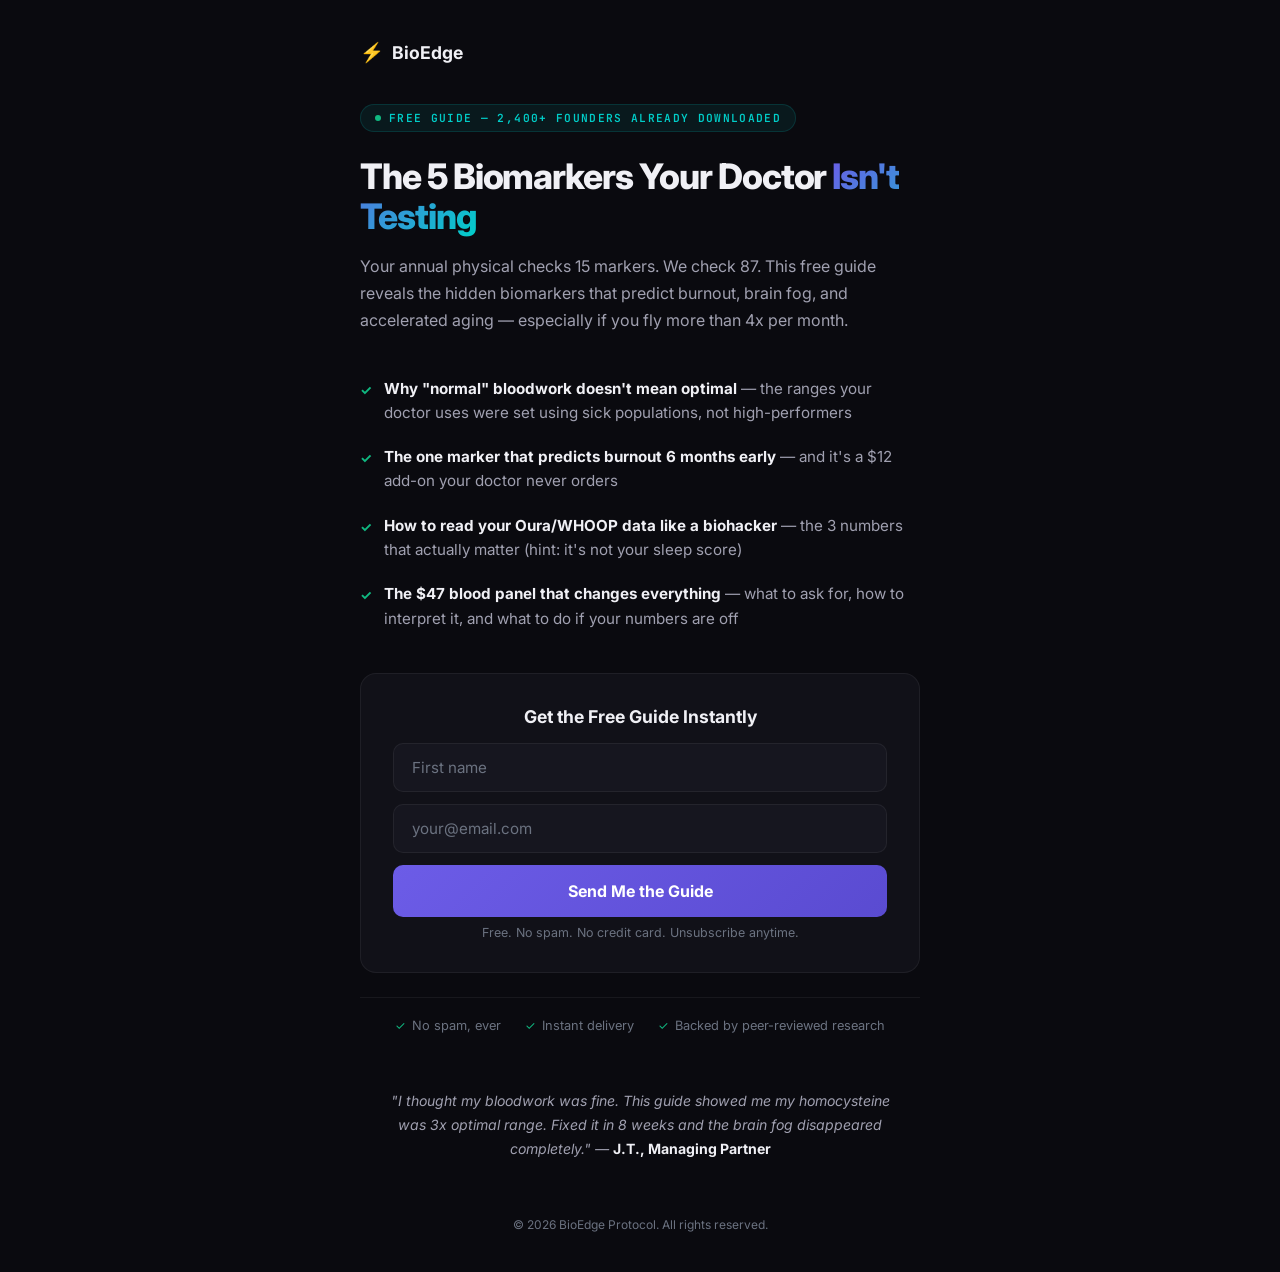
<file: Execuitve Biohacking for Travelers/ads/lp-lead-magnet.html>
<!DOCTYPE html>
<html lang="en">
<head>
    <meta charset="UTF-8">
    <meta name="viewport" content="width=device-width, initial-scale=1.0">
    <title>5 Biomarkers Your Doctor Isn't Testing | BioEdge</title>
    <meta name="description" content="Free guide: The 5 hidden biomarkers that predict burnout, brain fog, and accelerated aging in frequent travelers. Your annual physical misses all of them.">
    <link rel="preconnect" href="https://fonts.googleapis.com">
    <link rel="preconnect" href="https://fonts.gstatic.com" crossorigin>
    <link href="https://fonts.googleapis.com/css2?family=Inter:wght@300;400;500;600;700;800;900&family=JetBrains+Mono:wght@400;500;600&display=swap" rel="stylesheet">
    <style>
        :root {
            --bg-primary: #0a0a0f;
            --bg-card: #111118;
            --bg-elevated: #16161f;
            --text-primary: #f0f0f5;
            --text-secondary: #a0a0b0;
            --text-muted: #6b7280;
            --accent-primary: #6c5ce7;
            --accent-cyan: #00cec9;
            --accent-green: #10b981;
            --accent-orange: #fdcb6e;
            --border-subtle: rgba(255, 255, 255, 0.06);
            --font-main: 'Inter', -apple-system, sans-serif;
            --font-mono: 'JetBrains Mono', monospace;
        }

        * { margin: 0; padding: 0; box-sizing: border-box; }

        body {
            font-family: var(--font-main);
            background: var(--bg-primary);
            color: var(--text-primary);
            min-height: 100vh;
            display: flex;
            flex-direction: column;
            align-items: center;
            justify-content: center;
            padding: 40px 20px;
        }

        .lp-container {
            max-width: 560px;
            width: 100%;
        }

        /* Logo */
        .lp-logo {
            display: flex;
            align-items: center;
            gap: 8px;
            margin-bottom: 40px;
            font-size: 1.1rem;
            font-weight: 700;
            color: var(--text-primary);
            text-decoration: none;
        }

        .lp-logo .logo-icon {
            font-size: 1.2rem;
        }

        /* Badge */
        .lp-badge {
            display: inline-flex;
            align-items: center;
            gap: 8px;
            font-family: var(--font-mono);
            font-size: 0.7rem;
            font-weight: 600;
            letter-spacing: 0.12em;
            text-transform: uppercase;
            color: var(--accent-cyan);
            background: rgba(0, 206, 201, 0.08);
            border: 1px solid rgba(0, 206, 201, 0.15);
            padding: 6px 14px;
            border-radius: 100px;
            margin-bottom: 24px;
        }

        .lp-badge .badge-dot {
            width: 6px;
            height: 6px;
            background: var(--accent-green);
            border-radius: 50%;
            animation: pulse 2s infinite;
        }

        @keyframes pulse {
            0%, 100% { opacity: 1; }
            50% { opacity: 0.4; }
        }

        /* Headline */
        .lp-headline {
            font-size: clamp(1.6rem, 4vw, 2.2rem);
            font-weight: 800;
            line-height: 1.15;
            letter-spacing: -0.03em;
            margin-bottom: 16px;
        }

        .gradient-text {
            background: linear-gradient(135deg, var(--accent-primary), var(--accent-cyan));
            -webkit-background-clip: text;
            -webkit-text-fill-color: transparent;
            background-clip: text;
        }

        /* Subhead */
        .lp-subhead {
            font-size: 1rem;
            color: var(--text-secondary);
            line-height: 1.7;
            margin-bottom: 32px;
        }

        /* Checklist */
        .lp-checklist {
            list-style: none;
            margin-bottom: 32px;
        }

        .lp-checklist li {
            display: flex;
            align-items: flex-start;
            gap: 12px;
            padding: 10px 0;
            font-size: 0.95rem;
            color: var(--text-secondary);
            line-height: 1.6;
        }

        .lp-checklist li .check {
            color: var(--accent-green);
            font-weight: 700;
            font-size: 0.85rem;
            flex-shrink: 0;
            margin-top: 3px;
        }

        .lp-checklist li strong {
            color: var(--text-primary);
        }

        /* Form Card */
        .lp-form-card {
            background: var(--bg-card);
            border: 1px solid var(--border-subtle);
            border-radius: 16px;
            padding: 32px;
            margin-bottom: 24px;
        }

        .lp-form-card h3 {
            font-size: 1.1rem;
            font-weight: 700;
            margin-bottom: 16px;
            text-align: center;
        }

        .lp-form {
            display: flex;
            flex-direction: column;
            gap: 12px;
        }

        .lp-input {
            width: 100%;
            padding: 14px 18px;
            background: var(--bg-elevated);
            border: 1px solid var(--border-subtle);
            border-radius: 10px;
            color: var(--text-primary);
            font-family: var(--font-main);
            font-size: 0.95rem;
            outline: none;
            transition: border-color 0.2s;
        }

        .lp-input::placeholder {
            color: var(--text-muted);
        }

        .lp-input:focus {
            border-color: var(--accent-primary);
        }

        .lp-btn {
            width: 100%;
            padding: 16px;
            background: linear-gradient(135deg, var(--accent-primary), #5a4bd1);
            color: white;
            font-family: var(--font-main);
            font-size: 1rem;
            font-weight: 700;
            border: none;
            border-radius: 10px;
            cursor: pointer;
            transition: transform 0.15s, box-shadow 0.15s;
        }

        .lp-btn:hover {
            transform: translateY(-1px);
            box-shadow: 0 8px 24px rgba(108, 92, 231, 0.3);
        }

        .lp-form-note {
            text-align: center;
            font-size: 0.78rem;
            color: var(--text-muted);
            margin-top: 8px;
        }

        /* Trust bar */
        .lp-trust {
            display: flex;
            align-items: center;
            justify-content: center;
            gap: 24px;
            flex-wrap: wrap;
            padding: 20px 0;
            border-top: 1px solid var(--border-subtle);
        }

        .lp-trust-item {
            font-size: 0.8rem;
            color: var(--text-muted);
            display: flex;
            align-items: center;
            gap: 6px;
        }

        .lp-trust-item .trust-check {
            color: var(--accent-green);
            font-size: 0.75rem;
        }

        /* Proof quote */
        .lp-proof {
            text-align: center;
            padding: 24px;
            margin-top: 12px;
        }

        .lp-proof p {
            font-size: 0.88rem;
            color: var(--text-secondary);
            font-style: italic;
            line-height: 1.7;
        }

        .lp-proof strong {
            color: var(--text-primary);
            font-style: normal;
        }

        /* Footer */
        .lp-footer {
            text-align: center;
            padding: 32px 0 0;
            font-size: 0.75rem;
            color: var(--text-muted);
        }

        @media (max-width: 480px) {
            .lp-form-card { padding: 24px 20px; }
            .lp-trust { gap: 16px; }
        }
    </style>
</head>
<body>
    <div class="lp-container">
        <a href="../index.html" class="lp-logo">
            <span class="logo-icon">&#9889;</span>
            <span>BioEdge</span>
        </a>

        <div class="lp-badge">
            <span class="badge-dot"></span>
            Free guide — 2,400+ founders already downloaded
        </div>

        <h1 class="lp-headline">
            The 5 Biomarkers Your Doctor <span class="gradient-text">Isn't Testing</span>
        </h1>

        <p class="lp-subhead">
            Your annual physical checks 15 markers. We check 87. This free guide reveals the hidden biomarkers that predict burnout, brain fog, and accelerated aging — especially if you fly more than 4x per month.
        </p>

        <ul class="lp-checklist">
            <li>
                <span class="check">&#10003;</span>
                <span><strong>Why "normal" bloodwork doesn't mean optimal</strong> — the ranges your doctor uses were set using sick populations, not high-performers</span>
            </li>
            <li>
                <span class="check">&#10003;</span>
                <span><strong>The one marker that predicts burnout 6 months early</strong> — and it's a $12 add-on your doctor never orders</span>
            </li>
            <li>
                <span class="check">&#10003;</span>
                <span><strong>How to read your Oura/WHOOP data like a biohacker</strong> — the 3 numbers that actually matter (hint: it's not your sleep score)</span>
            </li>
            <li>
                <span class="check">&#10003;</span>
                <span><strong>The $47 blood panel that changes everything</strong> — what to ask for, how to interpret it, and what to do if your numbers are off</span>
            </li>
        </ul>

        <div class="lp-form-card">
            <h3>Get the Free Guide Instantly</h3>
            <form class="lp-form" id="lpForm">
                <input type="text" class="lp-input" placeholder="First name" required>
                <input type="email" class="lp-input" placeholder="your@email.com" required>
                <button type="submit" class="lp-btn">Send Me the Guide</button>
            </form>
            <p class="lp-form-note">Free. No spam. No credit card. Unsubscribe anytime.</p>
        </div>

        <div class="lp-trust">
            <div class="lp-trust-item">
                <span class="trust-check">&#10003;</span>
                <span>No spam, ever</span>
            </div>
            <div class="lp-trust-item">
                <span class="trust-check">&#10003;</span>
                <span>Instant delivery</span>
            </div>
            <div class="lp-trust-item">
                <span class="trust-check">&#10003;</span>
                <span>Backed by peer-reviewed research</span>
            </div>
        </div>

        <div class="lp-proof">
            <p>"I thought my bloodwork was fine. This guide showed me my homocysteine was 3x optimal range. Fixed it in 8 weeks and the brain fog disappeared completely." — <strong>J.T., Managing Partner</strong></p>
        </div>

        <div class="lp-footer">
            <p>&copy; 2026 BioEdge Protocol. All rights reserved.</p>
        </div>
    </div>

    <script>
        document.getElementById('lpForm').addEventListener('submit', function(e) {
            e.preventDefault();
            const btn = this.querySelector('button[type="submit"]');
            btn.textContent = 'Check your inbox!';
            btn.style.background = 'linear-gradient(135deg, #10b981, #059669)';
            btn.disabled = true;
        });
    </script>
</body>
</html>
</file>
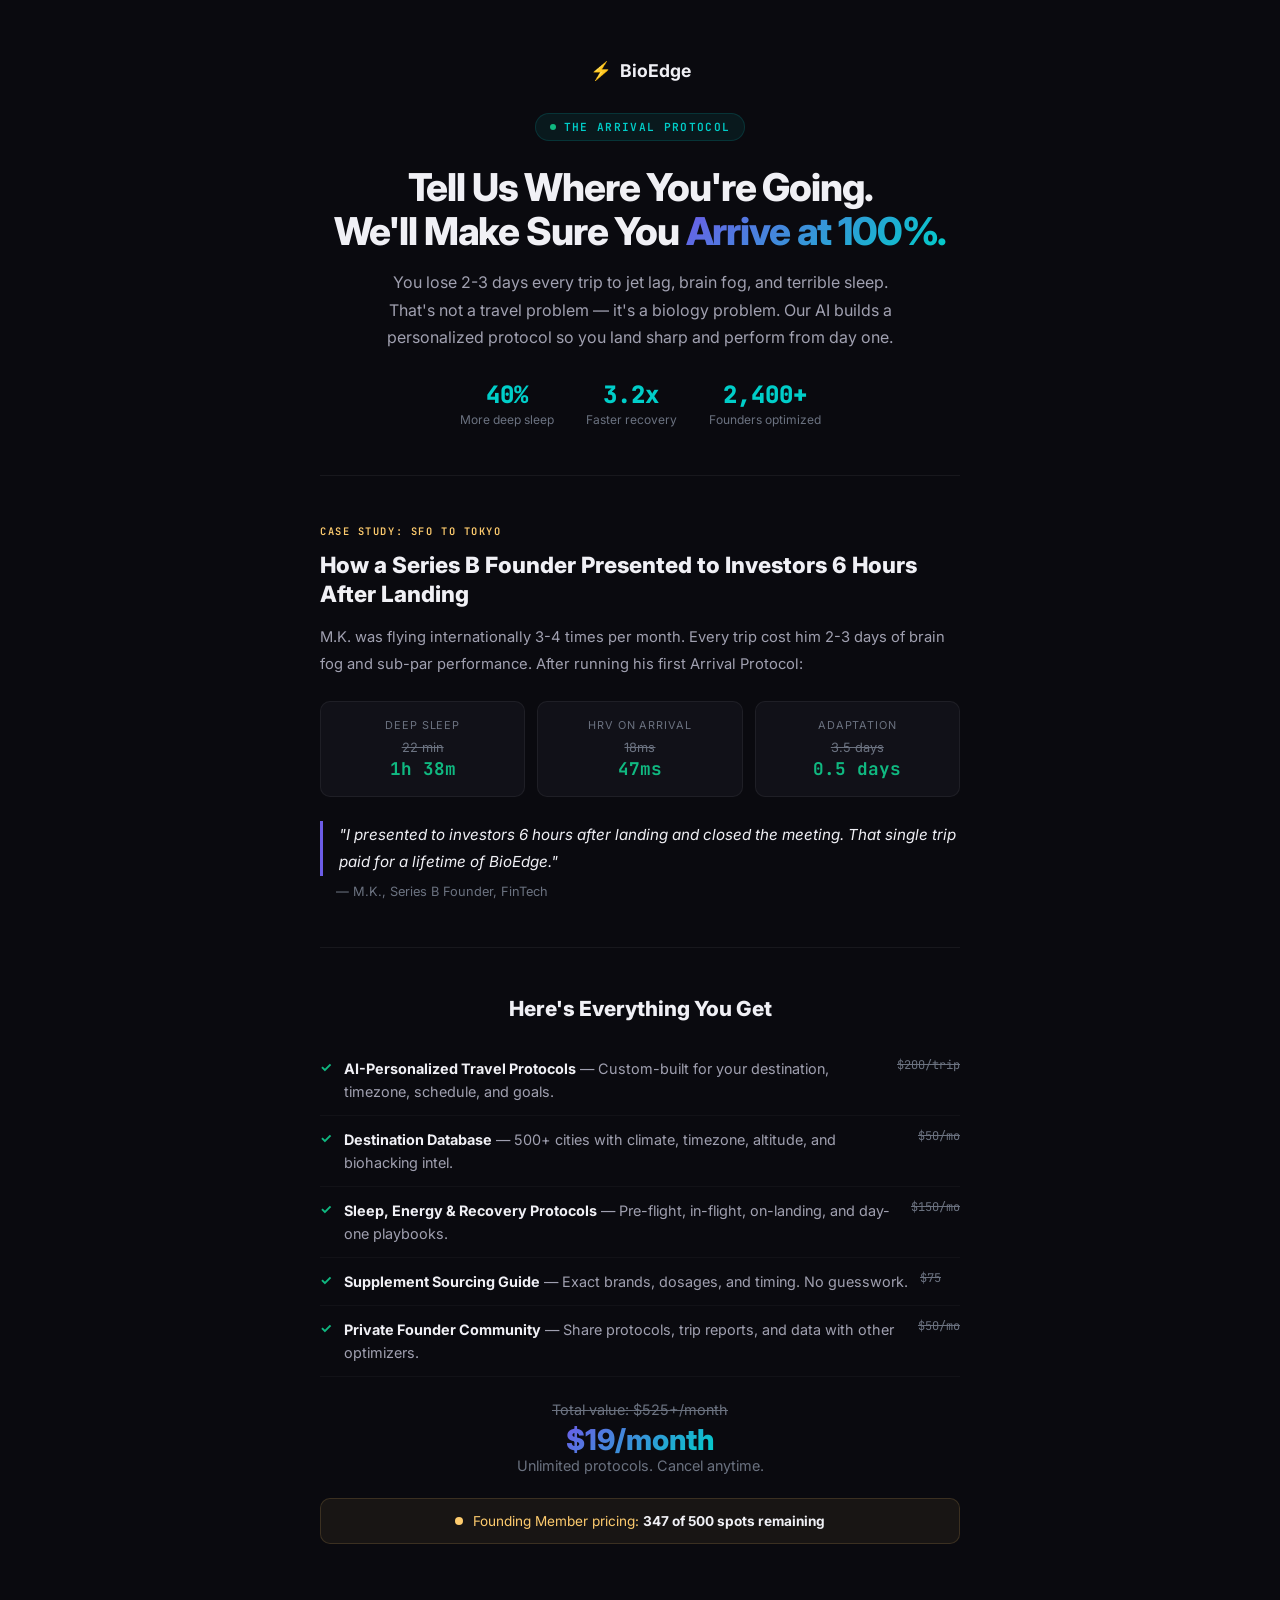
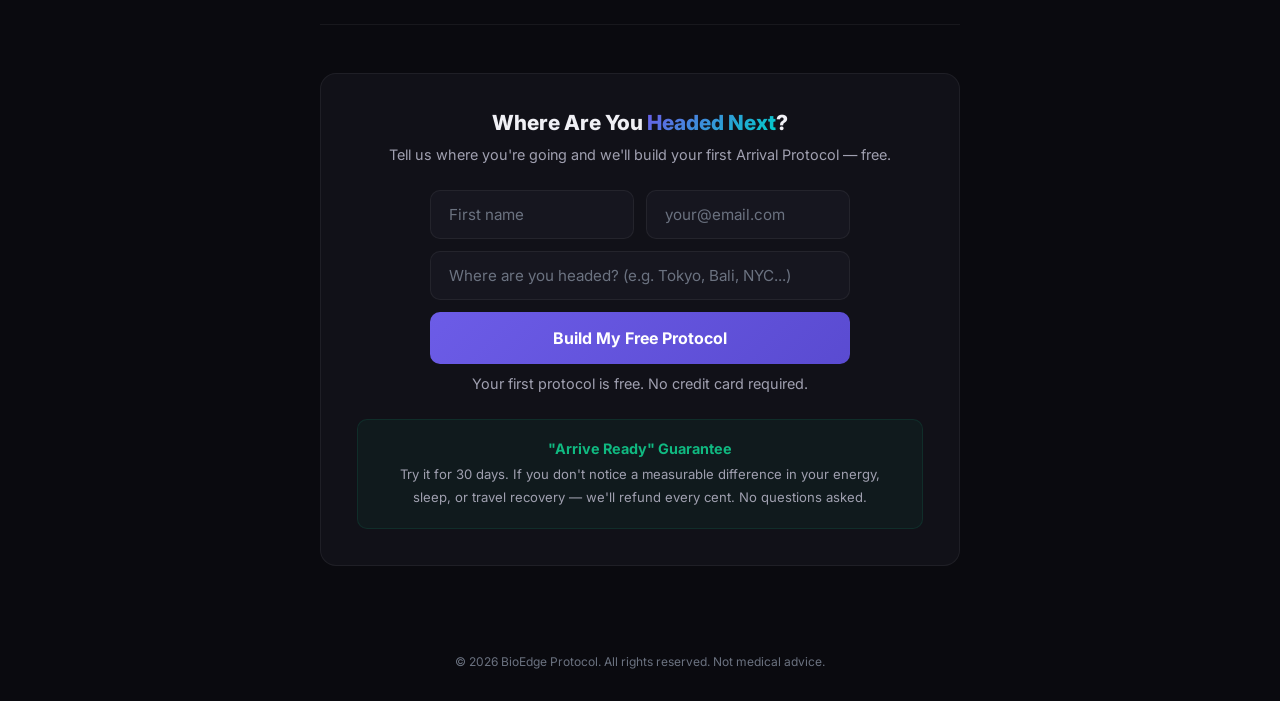
<file: Execuitve Biohacking for Travelers/ads/lp-waitlist.html>
<!DOCTYPE html>
<html lang="en">
<head>
    <meta charset="UTF-8">
    <meta name="viewport" content="width=device-width, initial-scale=1.0">
    <title>The Arrival Protocol — Land Sharp, Perform From Day One | BioEdge</title>
    <meta name="description" content="Tell us where you're headed. Our AI builds a personalized biohacking protocol so you arrive at 100%. Used by 2,400+ founders worldwide.">
    <link rel="preconnect" href="https://fonts.googleapis.com">
    <link rel="preconnect" href="https://fonts.gstatic.com" crossorigin>
    <link href="https://fonts.googleapis.com/css2?family=Inter:wght@300;400;500;600;700;800;900&family=JetBrains+Mono:wght@400;500;600&display=swap" rel="stylesheet">
    <style>
        :root {
            --bg-primary: #0a0a0f;
            --bg-card: #111118;
            --bg-elevated: #16161f;
            --text-primary: #f0f0f5;
            --text-secondary: #a0a0b0;
            --text-muted: #6b7280;
            --accent-primary: #6c5ce7;
            --accent-cyan: #00cec9;
            --accent-green: #10b981;
            --accent-orange: #fdcb6e;
            --border-subtle: rgba(255, 255, 255, 0.06);
            --font-main: 'Inter', -apple-system, sans-serif;
            --font-mono: 'JetBrains Mono', monospace;
        }

        * { margin: 0; padding: 0; box-sizing: border-box; }

        body {
            font-family: var(--font-main);
            background: var(--bg-primary);
            color: var(--text-primary);
            min-height: 100vh;
        }

        .container {
            max-width: 680px;
            margin: 0 auto;
            padding: 0 20px;
        }

        .gradient-text {
            background: linear-gradient(135deg, var(--accent-primary), var(--accent-cyan));
            -webkit-background-clip: text;
            -webkit-text-fill-color: transparent;
            background-clip: text;
        }

        /* ---- Hero ---- */
        .hero {
            padding: 60px 0 48px;
            text-align: center;
        }

        .hero-logo {
            display: inline-flex;
            align-items: center;
            gap: 8px;
            font-size: 1.1rem;
            font-weight: 700;
            color: var(--text-primary);
            text-decoration: none;
            margin-bottom: 32px;
        }

        .hero-badge {
            display: inline-flex;
            align-items: center;
            gap: 8px;
            font-family: var(--font-mono);
            font-size: 0.7rem;
            font-weight: 600;
            letter-spacing: 0.12em;
            text-transform: uppercase;
            color: var(--accent-cyan);
            background: rgba(0, 206, 201, 0.08);
            border: 1px solid rgba(0, 206, 201, 0.15);
            padding: 6px 14px;
            border-radius: 100px;
            margin-bottom: 24px;
        }

        .hero-badge .dot {
            width: 6px;
            height: 6px;
            background: var(--accent-green);
            border-radius: 50%;
            animation: pulse 2s infinite;
        }

        @keyframes pulse {
            0%, 100% { opacity: 1; }
            50% { opacity: 0.4; }
        }

        .hero h1 {
            font-size: clamp(1.6rem, 4.5vw, 2.4rem);
            font-weight: 800;
            line-height: 1.15;
            letter-spacing: -0.03em;
            margin-bottom: 16px;
        }

        .hero p {
            font-size: 1rem;
            color: var(--text-secondary);
            line-height: 1.7;
            max-width: 540px;
            margin: 0 auto 28px;
        }

        .hero-metrics {
            display: flex;
            justify-content: center;
            gap: 32px;
            flex-wrap: wrap;
        }

        .hero-metric {
            text-align: center;
        }

        .hero-metric .hm-value {
            font-family: var(--font-mono);
            font-size: 1.5rem;
            font-weight: 800;
            color: var(--accent-cyan);
        }

        .hero-metric .hm-label {
            font-size: 0.75rem;
            color: var(--text-muted);
            margin-top: 2px;
        }

        /* ---- Case Study ---- */
        .case-study {
            padding: 48px 0;
            border-top: 1px solid var(--border-subtle);
        }

        .cs-label {
            font-family: var(--font-mono);
            font-size: 0.65rem;
            font-weight: 600;
            letter-spacing: 0.15em;
            text-transform: uppercase;
            color: var(--accent-orange);
            margin-bottom: 12px;
        }

        .cs-title {
            font-size: clamp(1.15rem, 3vw, 1.4rem);
            font-weight: 800;
            line-height: 1.3;
            margin-bottom: 16px;
        }

        .cs-body {
            font-size: 0.92rem;
            color: var(--text-secondary);
            line-height: 1.8;
            margin-bottom: 24px;
        }

        .cs-metrics {
            display: grid;
            grid-template-columns: repeat(3, 1fr);
            gap: 12px;
            margin-bottom: 24px;
        }

        .cs-metric {
            background: var(--bg-card);
            border: 1px solid var(--border-subtle);
            border-radius: 10px;
            padding: 16px;
            text-align: center;
        }

        .cs-metric .csm-label {
            font-size: 0.68rem;
            color: var(--text-muted);
            text-transform: uppercase;
            letter-spacing: 0.08em;
            margin-bottom: 8px;
        }

        .cs-metric .csm-before {
            font-size: 0.8rem;
            color: var(--text-muted);
            text-decoration: line-through;
            margin-bottom: 2px;
        }

        .cs-metric .csm-after {
            font-family: var(--font-mono);
            font-size: 1.1rem;
            font-weight: 700;
            color: var(--accent-green);
        }

        .cs-quote {
            font-size: 0.95rem;
            font-style: italic;
            color: var(--text-primary);
            line-height: 1.8;
            padding-left: 16px;
            border-left: 3px solid var(--accent-primary);
        }

        .cs-attribution {
            font-size: 0.8rem;
            color: var(--text-muted);
            margin-top: 8px;
            padding-left: 16px;
        }

        /* ---- Value Stack ---- */
        .value-section {
            padding: 48px 0;
            border-top: 1px solid var(--border-subtle);
        }

        .value-section h2 {
            font-size: 1.3rem;
            font-weight: 800;
            margin-bottom: 24px;
            text-align: center;
        }

        .value-item {
            display: flex;
            align-items: flex-start;
            gap: 12px;
            padding: 12px 0;
            border-bottom: 1px solid rgba(255,255,255,0.03);
        }

        .value-item:last-child { border: none; }

        .value-check {
            color: var(--accent-green);
            font-weight: 700;
            font-size: 0.85rem;
            flex-shrink: 0;
            margin-top: 2px;
        }

        .value-item p {
            font-size: 0.9rem;
            color: var(--text-secondary);
            line-height: 1.6;
        }

        .value-item strong {
            color: var(--text-primary);
        }

        .value-item .vi-price {
            flex-shrink: 0;
            font-family: var(--font-mono);
            font-size: 0.75rem;
            color: var(--text-muted);
            text-decoration: line-through;
        }

        .value-total {
            text-align: center;
            padding: 24px 0;
        }

        .value-total .vt-crossed {
            font-size: 0.9rem;
            color: var(--text-muted);
            text-decoration: line-through;
            margin-bottom: 4px;
        }

        .value-total .vt-price {
            font-size: 1.8rem;
            font-weight: 800;
        }

        .value-total .vt-period {
            font-size: 0.9rem;
            color: var(--text-muted);
        }

        /* ---- Scarcity ---- */
        .scarcity {
            display: flex;
            align-items: center;
            justify-content: center;
            gap: 10px;
            padding: 14px 20px;
            background: rgba(253, 203, 110, 0.06);
            border: 1px solid rgba(253, 203, 110, 0.15);
            border-radius: 10px;
            margin-bottom: 32px;
        }

        .scarcity .sc-dot {
            width: 8px;
            height: 8px;
            background: var(--accent-orange);
            border-radius: 50%;
            animation: pulse 2s infinite;
            flex-shrink: 0;
        }

        .scarcity span {
            font-size: 0.85rem;
            color: var(--accent-orange);
        }

        .scarcity strong {
            color: var(--text-primary);
        }

        /* ---- Form ---- */
        .form-section {
            padding: 48px 0;
            border-top: 1px solid var(--border-subtle);
        }

        .form-card {
            background: var(--bg-card);
            border: 1px solid var(--border-subtle);
            border-radius: 16px;
            padding: 36px;
            text-align: center;
        }

        .form-card h2 {
            font-size: 1.3rem;
            font-weight: 800;
            margin-bottom: 8px;
        }

        .form-card > p {
            font-size: 0.9rem;
            color: var(--text-secondary);
            margin-bottom: 24px;
            line-height: 1.6;
        }

        .waitlist-form {
            display: flex;
            flex-direction: column;
            gap: 12px;
            max-width: 420px;
            margin: 0 auto;
        }

        .form-row {
            display: flex;
            gap: 12px;
        }

        .form-input {
            width: 100%;
            padding: 14px 18px;
            background: var(--bg-elevated);
            border: 1px solid var(--border-subtle);
            border-radius: 10px;
            color: var(--text-primary);
            font-family: var(--font-main);
            font-size: 0.95rem;
            outline: none;
            transition: border-color 0.2s;
        }

        .form-input::placeholder { color: var(--text-muted); }
        .form-input:focus { border-color: var(--accent-primary); }

        .form-btn {
            width: 100%;
            padding: 16px;
            background: linear-gradient(135deg, var(--accent-primary), #5a4bd1);
            color: white;
            font-family: var(--font-main);
            font-size: 1rem;
            font-weight: 700;
            border: none;
            border-radius: 10px;
            cursor: pointer;
            transition: transform 0.15s, box-shadow 0.15s;
        }

        .form-btn:hover {
            transform: translateY(-1px);
            box-shadow: 0 8px 24px rgba(108, 92, 231, 0.3);
        }

        .form-note {
            font-size: 0.78rem;
            color: var(--text-muted);
            margin-top: 8px;
        }

        /* ---- Guarantee ---- */
        .guarantee {
            margin-top: 24px;
            padding: 20px 24px;
            background: rgba(16, 185, 129, 0.05);
            border: 1px solid rgba(16, 185, 129, 0.12);
            border-radius: 10px;
            text-align: center;
        }

        .guarantee h4 {
            font-size: 0.9rem;
            font-weight: 700;
            color: var(--accent-green);
            margin-bottom: 6px;
        }

        .guarantee p {
            font-size: 0.82rem;
            color: var(--text-secondary);
            line-height: 1.7;
        }

        /* ---- Footer ---- */
        .lp-footer {
            text-align: center;
            padding: 40px 0 32px;
            font-size: 0.75rem;
            color: var(--text-muted);
        }

        @media (max-width: 600px) {
            .cs-metrics { grid-template-columns: 1fr; }
            .form-row { flex-direction: column; }
            .hero-metrics { gap: 20px; }
            .form-card { padding: 24px 20px; }
        }
    </style>
</head>
<body>
    <div class="container">

        <!-- Hero -->
        <div class="hero">
            <a href="../index.html" class="hero-logo">
                <span>&#9889;</span>
                <span>BioEdge</span>
            </a>
            <br>
            <div class="hero-badge">
                <span class="dot"></span>
                The Arrival Protocol
            </div>

            <h1>Tell Us Where You're Going.<br>We'll Make Sure You <span class="gradient-text">Arrive at 100%.</span></h1>

            <p>You lose 2-3 days every trip to jet lag, brain fog, and terrible sleep. That's not a travel problem — it's a biology problem. Our AI builds a personalized protocol so you land sharp and perform from day one.</p>

            <div class="hero-metrics">
                <div class="hero-metric">
                    <div class="hm-value">40%</div>
                    <div class="hm-label">More deep sleep</div>
                </div>
                <div class="hero-metric">
                    <div class="hm-value">3.2x</div>
                    <div class="hm-label">Faster recovery</div>
                </div>
                <div class="hero-metric">
                    <div class="hm-value">2,400+</div>
                    <div class="hm-label">Founders optimized</div>
                </div>
            </div>
        </div>

        <!-- Case Study -->
        <div class="case-study">
            <div class="cs-label">Case Study: SFO to Tokyo</div>
            <h3 class="cs-title">How a Series B Founder Presented to Investors 6 Hours After Landing</h3>
            <p class="cs-body">M.K. was flying internationally 3-4 times per month. Every trip cost him 2-3 days of brain fog and sub-par performance. After running his first Arrival Protocol:</p>

            <div class="cs-metrics">
                <div class="cs-metric">
                    <div class="csm-label">Deep Sleep</div>
                    <div class="csm-before">22 min</div>
                    <div class="csm-after">1h 38m</div>
                </div>
                <div class="cs-metric">
                    <div class="csm-label">HRV on Arrival</div>
                    <div class="csm-before">18ms</div>
                    <div class="csm-after">47ms</div>
                </div>
                <div class="cs-metric">
                    <div class="csm-label">Adaptation</div>
                    <div class="csm-before">3.5 days</div>
                    <div class="csm-after">0.5 days</div>
                </div>
            </div>

            <p class="cs-quote">"I presented to investors 6 hours after landing and closed the meeting. That single trip paid for a lifetime of BioEdge."</p>
            <p class="cs-attribution">— M.K., Series B Founder, FinTech</p>
        </div>

        <!-- Value Stack -->
        <div class="value-section">
            <h2>Here's Everything You Get</h2>

            <div class="value-item">
                <span class="value-check">&#10003;</span>
                <p><strong>AI-Personalized Travel Protocols</strong> — Custom-built for your destination, timezone, schedule, and goals.</p>
                <span class="vi-price">$200/trip</span>
            </div>
            <div class="value-item">
                <span class="value-check">&#10003;</span>
                <p><strong>Destination Database</strong> — 500+ cities with climate, timezone, altitude, and biohacking intel.</p>
                <span class="vi-price">$50/mo</span>
            </div>
            <div class="value-item">
                <span class="value-check">&#10003;</span>
                <p><strong>Sleep, Energy & Recovery Protocols</strong> — Pre-flight, in-flight, on-landing, and day-one playbooks.</p>
                <span class="vi-price">$150/mo</span>
            </div>
            <div class="value-item">
                <span class="value-check">&#10003;</span>
                <p><strong>Supplement Sourcing Guide</strong> — Exact brands, dosages, and timing. No guesswork.</p>
                <span class="vi-price">$75</span>
            </div>
            <div class="value-item">
                <span class="value-check">&#10003;</span>
                <p><strong>Private Founder Community</strong> — Share protocols, trip reports, and data with other optimizers.</p>
                <span class="vi-price">$50/mo</span>
            </div>

            <div class="value-total">
                <div class="vt-crossed">Total value: $525+/month</div>
                <div class="vt-price"><span class="gradient-text">$19/month</span></div>
                <div class="vt-period">Unlimited protocols. Cancel anytime.</div>
            </div>

            <div class="scarcity">
                <span class="sc-dot"></span>
                <span>Founding Member pricing: <strong>347 of 500 spots remaining</strong></span>
            </div>
        </div>

        <!-- Form -->
        <div class="form-section">
            <div class="form-card">
                <h2>Where Are You <span class="gradient-text">Headed Next</span>?</h2>
                <p>Tell us where you're going and we'll build your first Arrival Protocol — free.</p>

                <form class="waitlist-form" id="waitlistForm">
                    <div class="form-row">
                        <input type="text" class="form-input" placeholder="First name" required>
                        <input type="email" class="form-input" placeholder="your@email.com" required>
                    </div>
                    <input type="text" class="form-input" placeholder="Where are you headed? (e.g. Tokyo, Bali, NYC...)">
                    <button type="submit" class="form-btn">Build My Free Protocol</button>
                </form>
                <p class="form-note">Your first protocol is free. No credit card required.</p>

                <div class="guarantee">
                    <h4>"Arrive Ready" Guarantee</h4>
                    <p>Try it for 30 days. If you don't notice a measurable difference in your energy, sleep, or travel recovery — we'll refund every cent. No questions asked.</p>
                </div>
            </div>
        </div>

        <div class="lp-footer">
            <p>&copy; 2026 BioEdge Protocol. All rights reserved. Not medical advice.</p>
        </div>
    </div>

    <script>
        document.getElementById('waitlistForm').addEventListener('submit', function(e) {
            e.preventDefault();
            const btn = this.querySelector('button[type="submit"]');
            btn.textContent = "You're on the list! Check your inbox.";
            btn.style.background = 'linear-gradient(135deg, #10b981, #059669)';
            btn.disabled = true;
        });
    </script>
</body>
</html>
</file>
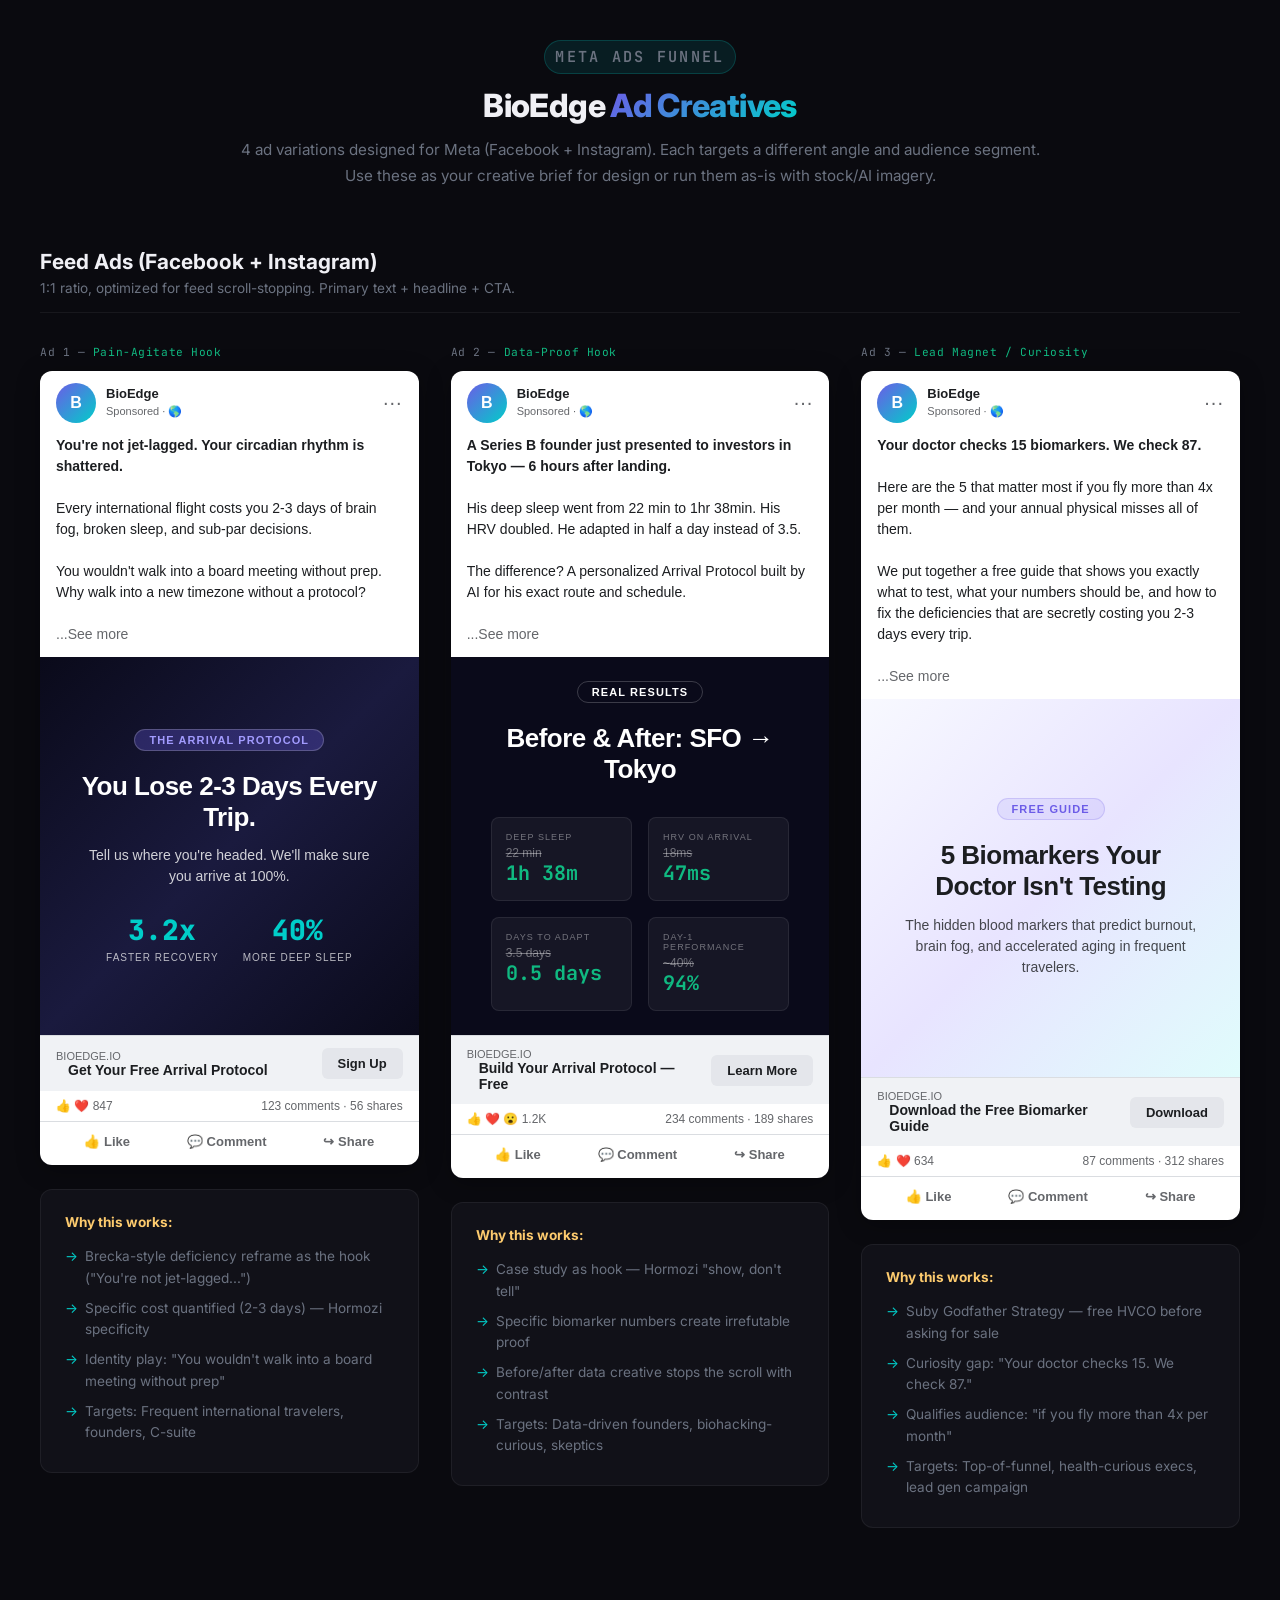
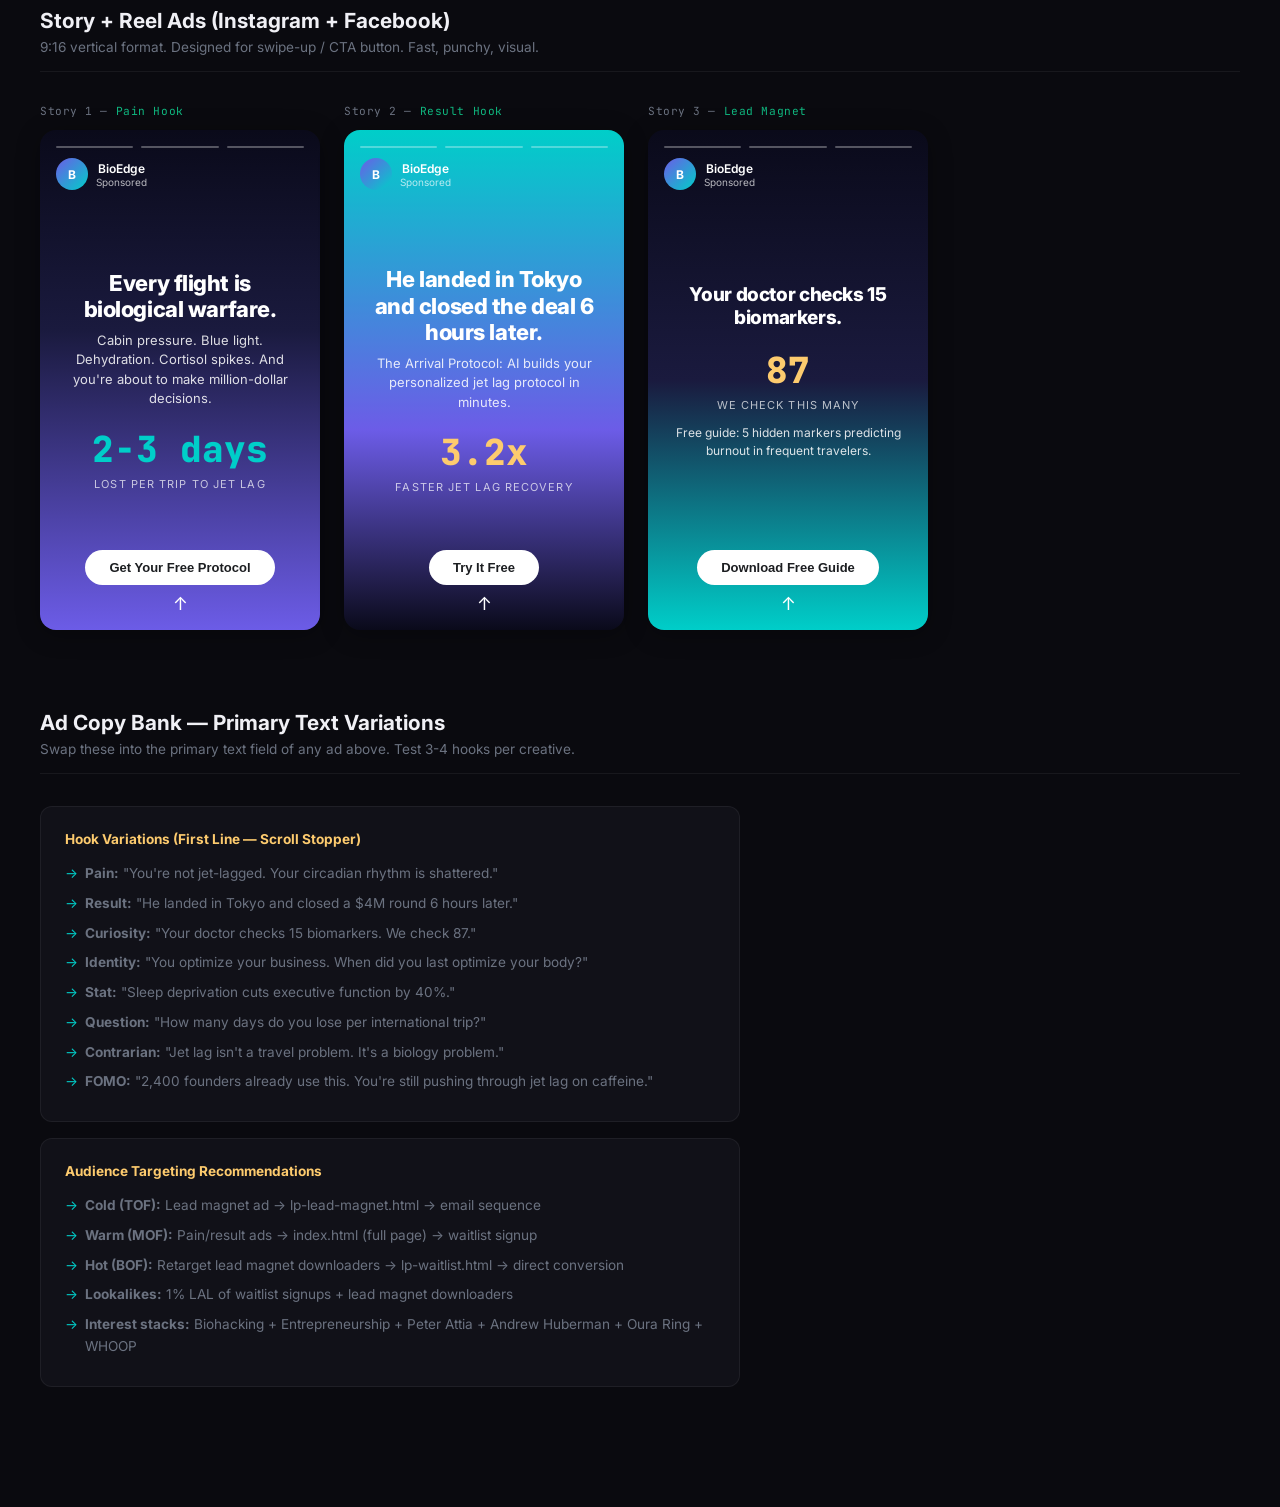
<file: Execuitve Biohacking for Travelers/ads/meta-ad-mockups.html>
<!DOCTYPE html>
<html lang="en">
<head>
    <meta charset="UTF-8">
    <meta name="viewport" content="width=device-width, initial-scale=1.0">
    <title>BioEdge — Meta Ad Creative Mockups</title>
    <link rel="preconnect" href="https://fonts.googleapis.com">
    <link rel="preconnect" href="https://fonts.gstatic.com" crossorigin>
    <link href="https://fonts.googleapis.com/css2?family=Inter:wght@300;400;500;600;700;800;900&family=JetBrains+Mono:wght@400;500;600&display=swap" rel="stylesheet">
    <style>
        :root {
            --bg: #0a0a0f;
            --bg-card: #111118;
            --bg-meta: #ffffff;
            --text-white: #f0f0f5;
            --text-muted: #6b7280;
            --accent: #6c5ce7;
            --accent-cyan: #00cec9;
            --accent-green: #10b981;
            --accent-orange: #fdcb6e;
            --font-main: 'Inter', -apple-system, sans-serif;
            --font-mono: 'JetBrains Mono', monospace;
        }

        * { margin: 0; padding: 0; box-sizing: border-box; }

        body {
            font-family: var(--font-main);
            background: var(--bg);
            color: var(--text-white);
            min-height: 100vh;
            padding: 40px 20px;
        }

        .page-header {
            text-align: center;
            max-width: 800px;
            margin: 0 auto 60px;
        }

        .page-header h1 {
            font-size: 2rem;
            font-weight: 800;
            margin-bottom: 12px;
            letter-spacing: -0.02em;
        }

        .page-header p {
            color: var(--text-muted);
            font-size: 0.95rem;
            line-height: 1.7;
        }

        .gradient-text {
            background: linear-gradient(135deg, var(--accent), var(--accent-cyan));
            -webkit-background-clip: text;
            -webkit-text-fill-color: transparent;
            background-clip: text;
        }

        /* Ad Section */
        .ad-section {
            max-width: 1200px;
            margin: 0 auto 80px;
        }

        .ad-section-header {
            margin-bottom: 32px;
            padding-bottom: 16px;
            border-bottom: 1px solid rgba(255,255,255,0.06);
        }

        .ad-section-header h2 {
            font-size: 1.3rem;
            font-weight: 700;
            margin-bottom: 6px;
        }

        .ad-section-header p {
            color: var(--text-muted);
            font-size: 0.85rem;
        }

        .ad-label {
            display: inline-block;
            font-family: var(--font-mono);
            font-size: 0.65rem;
            font-weight: 600;
            letter-spacing: 0.15em;
            text-transform: uppercase;
            color: var(--accent-cyan);
            background: rgba(0, 206, 201, 0.1);
            border: 1px solid rgba(0, 206, 201, 0.2);
            padding: 3px 10px;
            border-radius: 100px;
            margin-bottom: 12px;
        }

        .ads-row {
            display: grid;
            grid-template-columns: repeat(auto-fit, minmax(340px, 1fr));
            gap: 32px;
        }

        /* --- Meta Feed Ad Mockup --- */
        .meta-feed-ad {
            background: var(--bg-meta);
            border-radius: 12px;
            overflow: hidden;
            max-width: 500px;
            font-family: -apple-system, BlinkMacSystemFont, 'Segoe UI', Roboto, sans-serif;
            box-shadow: 0 4px 24px rgba(0,0,0,0.3);
        }

        .meta-ad-header {
            display: flex;
            align-items: center;
            gap: 10px;
            padding: 12px 16px;
        }

        .meta-ad-avatar {
            width: 40px;
            height: 40px;
            border-radius: 50%;
            background: linear-gradient(135deg, #6c5ce7, #00cec9);
            display: flex;
            align-items: center;
            justify-content: center;
            font-size: 16px;
            color: white;
            font-weight: 700;
        }

        .meta-ad-name {
            flex: 1;
        }

        .meta-ad-name strong {
            display: block;
            font-size: 13px;
            color: #1c1e21;
        }

        .meta-ad-name span {
            font-size: 11px;
            color: #65676b;
        }

        .meta-ad-sponsored {
            font-size: 11px;
            color: #65676b;
        }

        .meta-ad-dots {
            color: #65676b;
            font-size: 20px;
            letter-spacing: 1px;
        }

        .meta-ad-text {
            padding: 0 16px 12px;
            font-size: 14px;
            line-height: 1.5;
            color: #1c1e21;
        }

        .meta-ad-text .hook {
            font-weight: 700;
        }

        .meta-ad-see-more {
            color: #65676b;
            font-size: 14px;
            cursor: pointer;
        }

        .meta-ad-creative {
            width: 100%;
            aspect-ratio: 1 / 1;
            display: flex;
            flex-direction: column;
            align-items: center;
            justify-content: center;
            text-align: center;
            padding: 40px;
            position: relative;
            overflow: hidden;
        }

        .creative-dark {
            background: linear-gradient(135deg, #0a0a1a 0%, #1a1a3e 50%, #0a0a1a 100%);
            color: white;
        }

        .creative-light {
            background: linear-gradient(135deg, #f8f9ff 0%, #e8e4ff 50%, #e0fcfc 100%);
            color: #1c1e21;
        }

        .creative-bold {
            background: linear-gradient(135deg, #6c5ce7 0%, #00cec9 100%);
            color: white;
        }

        .creative-data {
            background: #0a0a1a;
            color: white;
        }

        .meta-ad-creative .creative-badge {
            font-size: 11px;
            font-weight: 600;
            letter-spacing: 0.1em;
            text-transform: uppercase;
            padding: 4px 14px;
            border-radius: 100px;
            margin-bottom: 20px;
            border: 1px solid rgba(255,255,255,0.2);
        }

        .creative-dark .creative-badge {
            background: rgba(108, 92, 231, 0.3);
            color: #a29bfe;
        }

        .creative-light .creative-badge {
            background: rgba(108, 92, 231, 0.1);
            color: #6c5ce7;
            border-color: rgba(108, 92, 231, 0.2);
        }

        .creative-bold .creative-badge {
            background: rgba(255,255,255,0.2);
        }

        .meta-ad-creative h3 {
            font-size: 26px;
            font-weight: 800;
            line-height: 1.2;
            margin-bottom: 12px;
            letter-spacing: -0.02em;
            max-width: 380px;
        }

        .meta-ad-creative .creative-sub {
            font-size: 14px;
            opacity: 0.8;
            max-width: 320px;
            line-height: 1.5;
        }

        .meta-ad-creative .creative-metric {
            display: flex;
            gap: 24px;
            margin-top: 24px;
        }

        .creative-metric .cm-item {
            text-align: center;
        }

        .creative-metric .cm-value {
            display: block;
            font-family: var(--font-mono);
            font-size: 28px;
            font-weight: 800;
        }

        .creative-dark .cm-value { color: #00cec9; }
        .creative-light .cm-value { color: #6c5ce7; }
        .creative-bold .cm-value { color: #fdcb6e; }

        .creative-metric .cm-label {
            display: block;
            font-size: 10px;
            text-transform: uppercase;
            letter-spacing: 0.1em;
            opacity: 0.7;
            margin-top: 4px;
        }

        /* Data creative */
        .data-grid {
            display: grid;
            grid-template-columns: 1fr 1fr;
            gap: 16px;
            width: 100%;
            max-width: 360px;
            margin-top: 20px;
        }

        .data-cell {
            background: rgba(255,255,255,0.05);
            border: 1px solid rgba(255,255,255,0.08);
            border-radius: 8px;
            padding: 14px;
            text-align: left;
        }

        .data-cell .dc-label {
            font-size: 9px;
            text-transform: uppercase;
            letter-spacing: 0.12em;
            color: #65676b;
            color: rgba(255,255,255,0.4);
            margin-bottom: 4px;
        }

        .data-cell .dc-before {
            font-size: 12px;
            color: rgba(255,255,255,0.4);
            text-decoration: line-through;
        }

        .data-cell .dc-after {
            font-family: var(--font-mono);
            font-size: 20px;
            font-weight: 700;
            color: var(--accent-green);
        }

        .meta-ad-cta-bar {
            display: flex;
            align-items: center;
            justify-content: space-between;
            padding: 12px 16px;
            background: #f0f2f5;
            border-top: 1px solid #dadde1;
        }

        .meta-ad-cta-bar .cta-url {
            font-size: 11px;
            color: #65676b;
            text-transform: uppercase;
        }

        .meta-ad-cta-bar .cta-headline {
            font-size: 14px;
            font-weight: 700;
            color: #1c1e21;
            flex: 1;
            margin: 0 12px;
        }

        .meta-ad-cta-bar .cta-desc {
            font-size: 12px;
            color: #65676b;
        }

        .meta-ad-cta-bar .cta-button {
            background: #e4e6eb;
            color: #1c1e21;
            font-size: 13px;
            font-weight: 600;
            padding: 8px 16px;
            border-radius: 6px;
            border: none;
            white-space: nowrap;
        }

        .meta-ad-engagement {
            display: flex;
            justify-content: space-between;
            padding: 8px 16px;
            font-size: 12px;
            color: #65676b;
        }

        .meta-ad-actions {
            display: flex;
            justify-content: space-around;
            padding: 4px 16px 8px;
            border-top: 1px solid #dadde1;
        }

        .meta-ad-actions span {
            font-size: 13px;
            font-weight: 600;
            color: #65676b;
            padding: 8px 0;
        }

        /* --- Story / Reel Mockup --- */
        .story-ad {
            width: 280px;
            height: 500px;
            border-radius: 16px;
            overflow: hidden;
            position: relative;
            box-shadow: 0 4px 24px rgba(0,0,0,0.3);
        }

        .story-ad-bg {
            position: absolute;
            inset: 0;
            display: flex;
            flex-direction: column;
            align-items: center;
            justify-content: center;
            text-align: center;
            padding: 32px 24px;
        }

        .story-dark {
            background: linear-gradient(180deg, #0a0a1a 0%, #1a1a3e 40%, #6c5ce7 100%);
            color: white;
        }

        .story-gradient {
            background: linear-gradient(180deg, #00cec9 0%, #6c5ce7 60%, #0a0a1a 100%);
            color: white;
        }

        .story-ad .story-top {
            position: absolute;
            top: 16px;
            left: 16px;
            right: 16px;
            display: flex;
            align-items: center;
            gap: 8px;
        }

        .story-ad .story-progress {
            flex: 1;
            height: 2px;
            background: rgba(255,255,255,0.3);
            border-radius: 2px;
        }

        .story-ad .story-brand {
            position: absolute;
            top: 28px;
            left: 16px;
            display: flex;
            align-items: center;
            gap: 8px;
        }

        .story-brand-avatar {
            width: 32px;
            height: 32px;
            border-radius: 50%;
            background: linear-gradient(135deg, #6c5ce7, #00cec9);
            display: flex;
            align-items: center;
            justify-content: center;
            font-size: 12px;
            font-weight: 700;
        }

        .story-brand-name {
            font-size: 12px;
            font-weight: 600;
        }

        .story-brand-sponsored {
            font-size: 10px;
            opacity: 0.7;
        }

        .story-ad h3 {
            font-size: 22px;
            font-weight: 800;
            line-height: 1.2;
            margin-bottom: 8px;
            letter-spacing: -0.02em;
        }

        .story-ad .story-sub {
            font-size: 13px;
            opacity: 0.85;
            line-height: 1.5;
            margin-bottom: 16px;
        }

        .story-ad .story-stat {
            font-family: var(--font-mono);
            font-size: 36px;
            font-weight: 800;
            margin-bottom: 4px;
        }

        .story-ad .story-stat-label {
            font-size: 11px;
            opacity: 0.7;
            text-transform: uppercase;
            letter-spacing: 0.1em;
        }

        .story-ad .story-cta {
            position: absolute;
            bottom: 0;
            left: 0;
            right: 0;
            text-align: center;
            padding: 16px;
        }

        .story-cta .swipe-text {
            font-size: 12px;
            opacity: 0.8;
            margin-bottom: 6px;
        }

        .story-cta .swipe-arrow {
            font-size: 18px;
            animation: bounce 1.5s infinite;
        }

        .story-cta-button {
            background: white;
            color: #1c1e21;
            font-size: 13px;
            font-weight: 700;
            padding: 10px 24px;
            border-radius: 100px;
            border: none;
            margin-bottom: 8px;
        }

        @keyframes bounce {
            0%, 100% { transform: translateY(0); }
            50% { transform: translateY(-4px); }
        }

        .stories-row {
            display: flex;
            gap: 24px;
            flex-wrap: wrap;
        }

        /* --- Copy Notes --- */
        .copy-notes {
            background: var(--bg-card);
            border: 1px solid rgba(255,255,255,0.06);
            border-radius: 12px;
            padding: 24px;
            margin-top: 24px;
        }

        .copy-notes h4 {
            font-size: 0.85rem;
            font-weight: 700;
            margin-bottom: 12px;
            color: var(--accent-orange);
        }

        .copy-notes ul {
            list-style: none;
        }

        .copy-notes li {
            font-size: 0.85rem;
            color: var(--text-muted);
            padding: 4px 0 4px 20px;
            position: relative;
            line-height: 1.6;
        }

        .copy-notes li::before {
            content: '\2192';
            position: absolute;
            left: 0;
            color: var(--accent-cyan);
        }

        /* --- Ad Variation Label --- */
        .variation-label {
            font-family: var(--font-mono);
            font-size: 0.7rem;
            color: var(--text-muted);
            margin-bottom: 12px;
            letter-spacing: 0.05em;
        }

        .variation-label span {
            color: var(--accent-green);
        }

        /* Responsive */
        @media (max-width: 768px) {
            .ads-row { grid-template-columns: 1fr; }
            .stories-row { justify-content: center; }
            .meta-feed-ad { max-width: 100%; }
        }
    </style>
</head>
<body>
    <div class="page-header">
        <p class="ad-label">Meta Ads Funnel</p>
        <h1>BioEdge <span class="gradient-text">Ad Creatives</span></h1>
        <p>4 ad variations designed for Meta (Facebook + Instagram). Each targets a different angle and audience segment. Use these as your creative brief for design or run them as-is with stock/AI imagery.</p>
    </div>

    <!-- ===================== FEED ADS ===================== -->
    <div class="ad-section">
        <div class="ad-section-header">
            <h2>Feed Ads (Facebook + Instagram)</h2>
            <p>1:1 ratio, optimized for feed scroll-stopping. Primary text + headline + CTA.</p>
        </div>

        <div class="ads-row">
            <!-- AD 1: Pain-Agitate Hook (Brecka-style) -->
            <div>
                <div class="variation-label">Ad 1 — <span>Pain-Agitate Hook</span></div>
                <div class="meta-feed-ad">
                    <div class="meta-ad-header">
                        <div class="meta-ad-avatar">B</div>
                        <div class="meta-ad-name">
                            <strong>BioEdge</strong>
                            <span>Sponsored &middot; <span class="meta-ad-sponsored">&#127758;</span></span>
                        </div>
                        <span class="meta-ad-dots">&middot;&middot;&middot;</span>
                    </div>
                    <div class="meta-ad-text">
                        <p class="hook">You're not jet-lagged. Your circadian rhythm is shattered.</p>
                        <br>
                        <p>Every international flight costs you 2-3 days of brain fog, broken sleep, and sub-par decisions.</p>
                        <br>
                        <p>You wouldn't walk into a board meeting without prep. Why walk into a new timezone without a protocol?</p>
                        <br>
                        <p><span class="meta-ad-see-more">...See more</span></p>
                    </div>
                    <div class="meta-ad-creative creative-dark">
                        <div class="creative-badge">The Arrival Protocol</div>
                        <h3>You Lose 2-3 Days Every Trip.</h3>
                        <p class="creative-sub">Tell us where you're headed. We'll make sure you arrive at 100%.</p>
                        <div class="creative-metric">
                            <div class="cm-item">
                                <span class="cm-value">3.2x</span>
                                <span class="cm-label">Faster Recovery</span>
                            </div>
                            <div class="cm-item">
                                <span class="cm-value">40%</span>
                                <span class="cm-label">More Deep Sleep</span>
                            </div>
                        </div>
                    </div>
                    <div class="meta-ad-cta-bar">
                        <div>
                            <div class="cta-url">bioedge.io</div>
                            <div class="cta-headline">Get Your Free Arrival Protocol</div>
                        </div>
                        <button class="cta-button">Sign Up</button>
                    </div>
                    <div class="meta-ad-engagement">
                        <span>&#128077; &#10084;&#65039; 847</span>
                        <span>123 comments &middot; 56 shares</span>
                    </div>
                    <div class="meta-ad-actions">
                        <span>&#128077; Like</span>
                        <span>&#128172; Comment</span>
                        <span>&#8618; Share</span>
                    </div>
                </div>
                <div class="copy-notes">
                    <h4>Why this works:</h4>
                    <ul>
                        <li>Brecka-style deficiency reframe as the hook ("You're not jet-lagged...")</li>
                        <li>Specific cost quantified (2-3 days) — Hormozi specificity</li>
                        <li>Identity play: "You wouldn't walk into a board meeting without prep"</li>
                        <li>Targets: Frequent international travelers, founders, C-suite</li>
                    </ul>
                </div>
            </div>

            <!-- AD 2: Social Proof / Data Hook (Hormozi-style) -->
            <div>
                <div class="variation-label">Ad 2 — <span>Data-Proof Hook</span></div>
                <div class="meta-feed-ad">
                    <div class="meta-ad-header">
                        <div class="meta-ad-avatar">B</div>
                        <div class="meta-ad-name">
                            <strong>BioEdge</strong>
                            <span>Sponsored &middot; <span class="meta-ad-sponsored">&#127758;</span></span>
                        </div>
                        <span class="meta-ad-dots">&middot;&middot;&middot;</span>
                    </div>
                    <div class="meta-ad-text">
                        <p class="hook">A Series B founder just presented to investors in Tokyo — 6 hours after landing.</p>
                        <br>
                        <p>His deep sleep went from 22 min to 1hr 38min. His HRV doubled. He adapted in half a day instead of 3.5.</p>
                        <br>
                        <p>The difference? A personalized Arrival Protocol built by AI for his exact route and schedule.</p>
                        <br>
                        <p><span class="meta-ad-see-more">...See more</span></p>
                    </div>
                    <div class="meta-ad-creative creative-data">
                        <div class="creative-badge">Real Results</div>
                        <h3>Before & After: SFO → Tokyo</h3>
                        <div class="data-grid">
                            <div class="data-cell">
                                <div class="dc-label">Deep Sleep</div>
                                <div class="dc-before">22 min</div>
                                <div class="dc-after">1h 38m</div>
                            </div>
                            <div class="data-cell">
                                <div class="dc-label">HRV on Arrival</div>
                                <div class="dc-before">18ms</div>
                                <div class="dc-after">47ms</div>
                            </div>
                            <div class="data-cell">
                                <div class="dc-label">Days to Adapt</div>
                                <div class="dc-before">3.5 days</div>
                                <div class="dc-after">0.5 days</div>
                            </div>
                            <div class="data-cell">
                                <div class="dc-label">Day-1 Performance</div>
                                <div class="dc-before">~40%</div>
                                <div class="dc-after">94%</div>
                            </div>
                        </div>
                    </div>
                    <div class="meta-ad-cta-bar">
                        <div>
                            <div class="cta-url">bioedge.io</div>
                            <div class="cta-headline">Build Your Arrival Protocol — Free</div>
                        </div>
                        <button class="cta-button">Learn More</button>
                    </div>
                    <div class="meta-ad-engagement">
                        <span>&#128077; &#10084;&#65039; &#128558; 1.2K</span>
                        <span>234 comments &middot; 189 shares</span>
                    </div>
                    <div class="meta-ad-actions">
                        <span>&#128077; Like</span>
                        <span>&#128172; Comment</span>
                        <span>&#8618; Share</span>
                    </div>
                </div>
                <div class="copy-notes">
                    <h4>Why this works:</h4>
                    <ul>
                        <li>Case study as hook — Hormozi "show, don't tell"</li>
                        <li>Specific biomarker numbers create irrefutable proof</li>
                        <li>Before/after data creative stops the scroll with contrast</li>
                        <li>Targets: Data-driven founders, biohacking-curious, skeptics</li>
                    </ul>
                </div>
            </div>

            <!-- AD 3: Curiosity / Lead Magnet Hook (Suby-style) -->
            <div>
                <div class="variation-label">Ad 3 — <span>Lead Magnet / Curiosity</span></div>
                <div class="meta-feed-ad">
                    <div class="meta-ad-header">
                        <div class="meta-ad-avatar">B</div>
                        <div class="meta-ad-name">
                            <strong>BioEdge</strong>
                            <span>Sponsored &middot; <span class="meta-ad-sponsored">&#127758;</span></span>
                        </div>
                        <span class="meta-ad-dots">&middot;&middot;&middot;</span>
                    </div>
                    <div class="meta-ad-text">
                        <p class="hook">Your doctor checks 15 biomarkers. We check 87.</p>
                        <br>
                        <p>Here are the 5 that matter most if you fly more than 4x per month — and your annual physical misses all of them.</p>
                        <br>
                        <p>We put together a free guide that shows you exactly what to test, what your numbers should be, and how to fix the deficiencies that are secretly costing you 2-3 days every trip.</p>
                        <br>
                        <p><span class="meta-ad-see-more">...See more</span></p>
                    </div>
                    <div class="meta-ad-creative creative-light">
                        <div class="creative-badge">Free Guide</div>
                        <h3>5 Biomarkers Your Doctor Isn't Testing</h3>
                        <p class="creative-sub">The hidden blood markers that predict burnout, brain fog, and accelerated aging in frequent travelers.</p>
                    </div>
                    <div class="meta-ad-cta-bar">
                        <div>
                            <div class="cta-url">bioedge.io</div>
                            <div class="cta-headline">Download the Free Biomarker Guide</div>
                        </div>
                        <button class="cta-button">Download</button>
                    </div>
                    <div class="meta-ad-engagement">
                        <span>&#128077; &#10084;&#65039; 634</span>
                        <span>87 comments &middot; 312 shares</span>
                    </div>
                    <div class="meta-ad-actions">
                        <span>&#128077; Like</span>
                        <span>&#128172; Comment</span>
                        <span>&#8618; Share</span>
                    </div>
                </div>
                <div class="copy-notes">
                    <h4>Why this works:</h4>
                    <ul>
                        <li>Suby Godfather Strategy — free HVCO before asking for sale</li>
                        <li>Curiosity gap: "Your doctor checks 15. We check 87."</li>
                        <li>Qualifies audience: "if you fly more than 4x per month"</li>
                        <li>Targets: Top-of-funnel, health-curious execs, lead gen campaign</li>
                    </ul>
                </div>
            </div>
        </div>
    </div>

    <!-- ===================== STORY / REEL ADS ===================== -->
    <div class="ad-section">
        <div class="ad-section-header">
            <h2>Story + Reel Ads (Instagram + Facebook)</h2>
            <p>9:16 vertical format. Designed for swipe-up / CTA button. Fast, punchy, visual.</p>
        </div>

        <div class="stories-row">
            <!-- Story Ad 1: Pain Hook -->
            <div>
                <div class="variation-label">Story 1 — <span>Pain Hook</span></div>
                <div class="story-ad">
                    <div class="story-ad-bg story-dark">
                        <div class="story-top">
                            <div class="story-progress"></div>
                            <div class="story-progress"></div>
                            <div class="story-progress"></div>
                        </div>
                        <div class="story-brand">
                            <div class="story-brand-avatar">B</div>
                            <div>
                                <div class="story-brand-name">BioEdge</div>
                                <div class="story-brand-sponsored">Sponsored</div>
                            </div>
                        </div>

                        <h3>Every flight is biological warfare.</h3>
                        <p class="story-sub">Cabin pressure. Blue light. Dehydration. Cortisol spikes. And you're about to make million-dollar decisions.</p>
                        <div class="story-stat" style="color: #00cec9;">2-3 days</div>
                        <div class="story-stat-label">Lost per trip to jet lag</div>

                        <div class="story-cta">
                            <button class="story-cta-button">Get Your Free Protocol</button>
                            <div class="swipe-arrow">&#8593;</div>
                        </div>
                    </div>
                </div>
            </div>

            <!-- Story Ad 2: Result Hook -->
            <div>
                <div class="variation-label">Story 2 — <span>Result Hook</span></div>
                <div class="story-ad">
                    <div class="story-ad-bg story-gradient">
                        <div class="story-top">
                            <div class="story-progress"></div>
                            <div class="story-progress"></div>
                            <div class="story-progress"></div>
                        </div>
                        <div class="story-brand">
                            <div class="story-brand-avatar">B</div>
                            <div>
                                <div class="story-brand-name">BioEdge</div>
                                <div class="story-brand-sponsored">Sponsored</div>
                            </div>
                        </div>

                        <h3>He landed in Tokyo and closed the deal 6 hours later.</h3>
                        <p class="story-sub">The Arrival Protocol: AI builds your personalized jet lag protocol in minutes.</p>
                        <div class="story-stat" style="color: #fdcb6e;">3.2x</div>
                        <div class="story-stat-label">Faster jet lag recovery</div>

                        <div class="story-cta">
                            <button class="story-cta-button">Try It Free</button>
                            <div class="swipe-arrow">&#8593;</div>
                        </div>
                    </div>
                </div>
            </div>

            <!-- Story Ad 3: Lead Magnet -->
            <div>
                <div class="variation-label">Story 3 — <span>Lead Magnet</span></div>
                <div class="story-ad">
                    <div class="story-ad-bg story-dark" style="background: linear-gradient(180deg, #0a0a1a 0%, #1a1a3e 50%, #00cec9 100%);">
                        <div class="story-top">
                            <div class="story-progress"></div>
                            <div class="story-progress"></div>
                            <div class="story-progress"></div>
                        </div>
                        <div class="story-brand">
                            <div class="story-brand-avatar">B</div>
                            <div>
                                <div class="story-brand-name">BioEdge</div>
                                <div class="story-brand-sponsored">Sponsored</div>
                            </div>
                        </div>

                        <h3 style="font-size: 19px;">Your doctor checks 15 biomarkers.</h3>
                        <div class="story-stat" style="color: #fdcb6e; margin: 8px 0 4px;">87</div>
                        <div class="story-stat-label" style="margin-bottom: 12px;">We check this many</div>
                        <p class="story-sub" style="font-size: 12px;">Free guide: 5 hidden markers predicting burnout in frequent travelers.</p>

                        <div class="story-cta">
                            <button class="story-cta-button">Download Free Guide</button>
                            <div class="swipe-arrow">&#8593;</div>
                        </div>
                    </div>
                </div>
            </div>
        </div>
    </div>

    <!-- ===================== AD COPY BANK ===================== -->
    <div class="ad-section">
        <div class="ad-section-header">
            <h2>Ad Copy Bank — Primary Text Variations</h2>
            <p>Swap these into the primary text field of any ad above. Test 3-4 hooks per creative.</p>
        </div>

        <div class="copy-notes" style="max-width: 700px;">
            <h4>Hook Variations (First Line — Scroll Stopper)</h4>
            <ul>
                <li><strong>Pain:</strong> "You're not jet-lagged. Your circadian rhythm is shattered."</li>
                <li><strong>Result:</strong> "He landed in Tokyo and closed a $4M round 6 hours later."</li>
                <li><strong>Curiosity:</strong> "Your doctor checks 15 biomarkers. We check 87."</li>
                <li><strong>Identity:</strong> "You optimize your business. When did you last optimize your body?"</li>
                <li><strong>Stat:</strong> "Sleep deprivation cuts executive function by 40%."</li>
                <li><strong>Question:</strong> "How many days do you lose per international trip?"</li>
                <li><strong>Contrarian:</strong> "Jet lag isn't a travel problem. It's a biology problem."</li>
                <li><strong>FOMO:</strong> "2,400 founders already use this. You're still pushing through jet lag on caffeine."</li>
            </ul>
        </div>

        <div class="copy-notes" style="max-width: 700px; margin-top: 16px;">
            <h4>Audience Targeting Recommendations</h4>
            <ul>
                <li><strong>Cold (TOF):</strong> Lead magnet ad → lp-lead-magnet.html → email sequence</li>
                <li><strong>Warm (MOF):</strong> Pain/result ads → index.html (full page) → waitlist signup</li>
                <li><strong>Hot (BOF):</strong> Retarget lead magnet downloaders → lp-waitlist.html → direct conversion</li>
                <li><strong>Lookalikes:</strong> 1% LAL of waitlist signups + lead magnet downloaders</li>
                <li><strong>Interest stacks:</strong> Biohacking + Entrepreneurship + Peter Attia + Andrew Huberman + Oura Ring + WHOOP</li>
            </ul>
        </div>
    </div>
</body>
</html>
</file>
<file: Execuitve Biohacking for Travelers/styles.css>
/* ============================================
   BioEdge Protocol — Landing Page Styles
   Modern dark theme, biohacking aesthetic
   ============================================ */

/* --- Reset & Base --- */
*, *::before, *::after {
    margin: 0;
    padding: 0;
    box-sizing: border-box;
}

:root {
    --bg-primary: #0a0a0f;
    --bg-secondary: #111118;
    --bg-card: #16161f;
    --bg-card-hover: #1c1c28;
    --bg-elevated: #1e1e2a;
    --text-primary: #f0f0f5;
    --text-secondary: #a0a0b8;
    --text-muted: #6b6b82;
    --accent-primary: #6c5ce7;
    --accent-secondary: #a29bfe;
    --accent-cyan: #00cec9;
    --accent-green: #00b894;
    --accent-orange: #fdcb6e;
    --gradient-primary: linear-gradient(135deg, #6c5ce7, #a29bfe, #00cec9);
    --gradient-glow: linear-gradient(135deg, rgba(108, 92, 231, 0.3), rgba(0, 206, 201, 0.3));
    --border-subtle: rgba(255, 255, 255, 0.06);
    --border-light: rgba(255, 255, 255, 0.1);
    --shadow-sm: 0 2px 8px rgba(0, 0, 0, 0.3);
    --shadow-md: 0 8px 32px rgba(0, 0, 0, 0.4);
    --shadow-lg: 0 16px 64px rgba(0, 0, 0, 0.5);
    --shadow-glow: 0 0 40px rgba(108, 92, 231, 0.15);
    --radius-sm: 8px;
    --radius-md: 12px;
    --radius-lg: 20px;
    --radius-xl: 28px;
    --font-sans: 'Inter', -apple-system, BlinkMacSystemFont, sans-serif;
    --font-mono: 'JetBrains Mono', 'Fira Code', monospace;
    --transition: 0.3s cubic-bezier(0.4, 0, 0.2, 1);
}

html {
    scroll-behavior: smooth;
    font-size: 16px;
}

body {
    font-family: var(--font-sans);
    background: var(--bg-primary);
    color: var(--text-primary);
    line-height: 1.7;
    -webkit-font-smoothing: antialiased;
    -moz-osx-font-smoothing: grayscale;
    overflow-x: hidden;
}

a {
    color: var(--accent-secondary);
    text-decoration: none;
    transition: var(--transition);
}

a:hover {
    color: var(--accent-cyan);
}

img {
    max-width: 100%;
    display: block;
}

/* --- Container --- */
.container {
    max-width: 1200px;
    margin: 0 auto;
    padding: 0 24px;
}

/* --- Section --- */
.section {
    padding: 120px 0;
    position: relative;
}

.section-dark {
    background: var(--bg-secondary);
}

.section-header {
    text-align: center;
    max-width: 720px;
    margin: 0 auto 64px;
}

.section-tag {
    display: inline-block;
    font-family: var(--font-mono);
    font-size: 0.75rem;
    font-weight: 600;
    letter-spacing: 0.15em;
    text-transform: uppercase;
    color: var(--accent-cyan);
    background: rgba(0, 206, 201, 0.1);
    border: 1px solid rgba(0, 206, 201, 0.2);
    padding: 6px 16px;
    border-radius: 100px;
    margin-bottom: 20px;
}

.section-header h2 {
    font-size: clamp(2rem, 4vw, 3rem);
    font-weight: 800;
    line-height: 1.2;
    margin-bottom: 20px;
    letter-spacing: -0.02em;
}

.section-desc {
    font-size: 1.125rem;
    color: var(--text-secondary);
    line-height: 1.8;
}

.gradient-text {
    background: var(--gradient-primary);
    -webkit-background-clip: text;
    -webkit-text-fill-color: transparent;
    background-clip: text;
}

/* --- Buttons --- */
.btn {
    display: inline-flex;
    align-items: center;
    justify-content: center;
    gap: 8px;
    font-family: var(--font-sans);
    font-weight: 600;
    border: none;
    border-radius: var(--radius-md);
    cursor: pointer;
    transition: var(--transition);
    text-decoration: none;
    white-space: nowrap;
}

.btn-sm {
    padding: 10px 20px;
    font-size: 0.875rem;
}

.btn-lg {
    padding: 16px 32px;
    font-size: 1rem;
}

.btn-primary {
    background: var(--gradient-primary);
    color: white;
    box-shadow: 0 4px 20px rgba(108, 92, 231, 0.3);
}

.btn-primary:hover {
    transform: translateY(-2px);
    box-shadow: 0 8px 30px rgba(108, 92, 231, 0.4);
    color: white;
}

.btn-ghost {
    background: transparent;
    color: var(--text-secondary);
    border: 1px solid var(--border-light);
}

.btn-ghost:hover {
    background: rgba(255, 255, 255, 0.05);
    color: var(--text-primary);
    border-color: rgba(255, 255, 255, 0.2);
}

.btn-outline {
    background: transparent;
    color: var(--text-primary);
    border: 1px solid var(--border-light);
    padding: 14px 28px;
    font-size: 1rem;
}

.btn-outline:hover {
    background: rgba(108, 92, 231, 0.1);
    border-color: var(--accent-primary);
    color: var(--accent-secondary);
}

.btn-full {
    width: 100%;
}

/* --- Navigation --- */
.nav {
    position: fixed;
    top: 0;
    left: 0;
    right: 0;
    z-index: 1000;
    padding: 20px 0;
    transition: var(--transition);
}

.nav-scrolled {
    padding: 12px 0;
    background: rgba(10, 10, 15, 0.9);
    backdrop-filter: blur(20px);
    border-bottom: 1px solid var(--border-subtle);
}

.nav-container {
    max-width: 1200px;
    margin: 0 auto;
    padding: 0 24px;
    display: flex;
    align-items: center;
    justify-content: space-between;
}

.nav-logo {
    display: flex;
    align-items: center;
    gap: 8px;
    font-size: 1.25rem;
    font-weight: 800;
    color: var(--text-primary);
    letter-spacing: -0.02em;
}

.nav-logo:hover {
    color: var(--text-primary);
}

.logo-icon {
    font-size: 1.5rem;
}

.nav-links {
    display: flex;
    align-items: center;
    gap: 32px;
}

.nav-links a {
    font-size: 0.875rem;
    font-weight: 500;
    color: var(--text-secondary);
}

.nav-links a:hover {
    color: var(--text-primary);
}

.nav-actions {
    display: flex;
    align-items: center;
    gap: 16px;
}

.nav-toggle {
    display: none;
    flex-direction: column;
    gap: 5px;
    background: none;
    border: none;
    cursor: pointer;
    padding: 4px;
}

.nav-toggle span {
    display: block;
    width: 24px;
    height: 2px;
    background: var(--text-primary);
    transition: var(--transition);
}

.nav-toggle-active span:nth-child(1) {
    transform: rotate(45deg) translate(5px, 5px);
}

.nav-toggle-active span:nth-child(2) {
    opacity: 0;
}

.nav-toggle-active span:nth-child(3) {
    transform: rotate(-45deg) translate(5px, -5px);
}

/* --- Hero --- */
.hero {
    min-height: 100vh;
    display: flex;
    align-items: center;
    position: relative;
    padding: 120px 0 80px;
    overflow: hidden;
}

.hero-bg-grid {
    position: absolute;
    inset: 0;
    background-image:
        linear-gradient(rgba(108, 92, 231, 0.03) 1px, transparent 1px),
        linear-gradient(90deg, rgba(108, 92, 231, 0.03) 1px, transparent 1px);
    background-size: 60px 60px;
    mask-image: radial-gradient(ellipse 80% 60% at 50% 40%, black 30%, transparent 70%);
    -webkit-mask-image: radial-gradient(ellipse 80% 60% at 50% 40%, black 30%, transparent 70%);
}

.hero::before {
    content: '';
    position: absolute;
    top: -200px;
    right: -200px;
    width: 600px;
    height: 600px;
    background: radial-gradient(circle, rgba(108, 92, 231, 0.12), transparent 60%);
    pointer-events: none;
}

.hero::after {
    content: '';
    position: absolute;
    bottom: -100px;
    left: -100px;
    width: 400px;
    height: 400px;
    background: radial-gradient(circle, rgba(0, 206, 201, 0.08), transparent 60%);
    pointer-events: none;
}

.hero-content {
    position: relative;
    z-index: 1;
    max-width: 800px;
    margin: 0 auto;
    text-align: center;
}

.hero-badge {
    display: inline-flex;
    align-items: center;
    gap: 8px;
    font-size: 0.8rem;
    font-weight: 500;
    color: var(--text-secondary);
    background: var(--bg-card);
    border: 1px solid var(--border-subtle);
    padding: 8px 20px;
    border-radius: 100px;
    margin-bottom: 32px;
}

.badge-dot {
    width: 8px;
    height: 8px;
    background: var(--accent-green);
    border-radius: 50%;
    animation: pulse 2s infinite;
}

@keyframes pulse {
    0%, 100% { opacity: 1; }
    50% { opacity: 0.4; }
}

.hero-title {
    font-size: clamp(2.5rem, 5.5vw, 4rem);
    font-weight: 900;
    line-height: 1.1;
    letter-spacing: -0.03em;
    margin-bottom: 24px;
}

.hero-subtitle {
    font-size: 1.125rem;
    color: var(--text-secondary);
    line-height: 1.8;
    margin-bottom: 40px;
    max-width: 640px;
    margin-left: auto;
    margin-right: auto;
}

.hero-cta {
    display: flex;
    align-items: center;
    justify-content: center;
    gap: 16px;
    margin-bottom: 64px;
    flex-wrap: wrap;
}

.hero-metrics {
    display: flex;
    align-items: center;
    justify-content: center;
    gap: 40px;
    padding: 32px 40px;
    background: var(--bg-card);
    border: 1px solid var(--border-subtle);
    border-radius: var(--radius-lg);
    flex-wrap: wrap;
}

.metric {
    display: flex;
    flex-direction: column;
    align-items: center;
    gap: 4px;
}

.metric-value {
    font-family: var(--font-mono);
    font-size: 1.75rem;
    font-weight: 700;
    background: var(--gradient-primary);
    -webkit-background-clip: text;
    -webkit-text-fill-color: transparent;
    background-clip: text;
}

.metric-label {
    font-size: 0.75rem;
    color: var(--text-muted);
    text-align: center;
    max-width: 160px;
}

.metric-divider {
    width: 1px;
    height: 40px;
    background: var(--border-light);
}

/* --- Problem Section --- */
.problem-grid {
    display: grid;
    grid-template-columns: repeat(2, 1fr);
    gap: 24px;
    margin-bottom: 48px;
}

.problem-card {
    background: var(--bg-card);
    border: 1px solid var(--border-subtle);
    border-radius: var(--radius-md);
    padding: 32px;
    transition: var(--transition);
}

.problem-card:hover {
    background: var(--bg-card-hover);
    border-color: rgba(108, 92, 231, 0.2);
    transform: translateY(-4px);
    box-shadow: var(--shadow-glow);
}

.problem-icon {
    width: 56px;
    height: 56px;
    display: flex;
    align-items: center;
    justify-content: center;
    background: rgba(108, 92, 231, 0.1);
    border-radius: var(--radius-sm);
    margin-bottom: 20px;
    color: var(--accent-secondary);
}

.problem-card h3 {
    font-size: 1.25rem;
    font-weight: 700;
    margin-bottom: 12px;
    letter-spacing: -0.01em;
}

.problem-card p {
    font-size: 0.95rem;
    color: var(--text-secondary);
    line-height: 1.7;
}

.problem-quote {
    text-align: center;
    max-width: 700px;
    margin: 0 auto;
    padding: 40px;
    background: var(--bg-card);
    border-left: 3px solid var(--accent-primary);
    border-radius: var(--radius-md);
}

.problem-quote blockquote {
    font-size: 1.1rem;
    font-style: italic;
    color: var(--text-primary);
    line-height: 1.8;
    margin-bottom: 12px;
}

.problem-quote cite {
    font-size: 0.85rem;
    color: var(--text-muted);
    font-style: normal;
}

/* --- Protocols Section --- */
.protocols-grid {
    display: grid;
    grid-template-columns: repeat(3, 1fr);
    gap: 24px;
}

.protocol-card {
    background: var(--bg-card);
    border: 1px solid var(--border-subtle);
    border-radius: var(--radius-md);
    padding: 32px;
    position: relative;
    transition: var(--transition);
    overflow: hidden;
}

.protocol-card:hover {
    background: var(--bg-card-hover);
    border-color: rgba(108, 92, 231, 0.2);
    transform: translateY(-4px);
}

.protocol-featured {
    grid-column: span 2;
    background: linear-gradient(135deg, rgba(108, 92, 231, 0.08), rgba(0, 206, 201, 0.05));
    border-color: rgba(108, 92, 231, 0.15);
}

.protocol-number {
    font-family: var(--font-mono);
    font-size: 0.75rem;
    font-weight: 600;
    color: var(--text-muted);
    margin-bottom: 16px;
}

.protocol-icon-wrap {
    color: var(--accent-cyan);
    margin-bottom: 16px;
}

.protocol-card h3 {
    font-size: 1.25rem;
    font-weight: 700;
    margin-bottom: 8px;
    letter-spacing: -0.01em;
}

.protocol-time {
    font-family: var(--font-mono);
    font-size: 0.75rem;
    color: var(--accent-green);
    margin-bottom: 16px;
}

.protocol-card > p:last-of-type {
    font-size: 0.95rem;
    color: var(--text-secondary);
    line-height: 1.7;
}

.protocol-results {
    display: flex;
    flex-wrap: wrap;
    gap: 8px;
    margin-top: 20px;
}

.protocol-results span {
    font-family: var(--font-mono);
    font-size: 0.7rem;
    font-weight: 500;
    color: var(--accent-cyan);
    background: rgba(0, 206, 201, 0.08);
    border: 1px solid rgba(0, 206, 201, 0.15);
    padding: 4px 12px;
    border-radius: 100px;
}

/* --- Travel Protocol Section --- */
.travel-timeline {
    max-width: 800px;
    margin: 0 auto 48px;
    position: relative;
}

.travel-timeline::before {
    content: '';
    position: absolute;
    left: 120px;
    top: 0;
    bottom: 0;
    width: 2px;
    background: linear-gradient(to bottom, var(--accent-primary), var(--accent-cyan));
    opacity: 0.3;
}

.timeline-item {
    display: flex;
    gap: 32px;
    padding: 24px 0;
    position: relative;
}

.timeline-item::before {
    content: '';
    position: absolute;
    left: 114px;
    top: 36px;
    width: 14px;
    height: 14px;
    background: var(--accent-primary);
    border-radius: 50%;
    border: 3px solid var(--bg-secondary);
    box-shadow: 0 0 20px rgba(108, 92, 231, 0.4);
}

.timeline-phase {
    flex-shrink: 0;
    width: 100px;
    font-family: var(--font-mono);
    font-size: 0.75rem;
    font-weight: 600;
    color: var(--accent-cyan);
    text-align: right;
    padding-top: 4px;
}

.timeline-content {
    flex: 1;
    background: var(--bg-card);
    border: 1px solid var(--border-subtle);
    border-radius: var(--radius-md);
    padding: 28px;
    margin-left: 16px;
}

.timeline-content h4 {
    font-size: 1.1rem;
    font-weight: 700;
    margin-bottom: 16px;
}

.timeline-content ul {
    list-style: none;
}

.timeline-content li {
    font-size: 0.9rem;
    color: var(--text-secondary);
    line-height: 1.7;
    padding: 4px 0;
    padding-left: 20px;
    position: relative;
}

.timeline-content li::before {
    content: '';
    position: absolute;
    left: 0;
    top: 12px;
    width: 6px;
    height: 6px;
    background: var(--accent-cyan);
    border-radius: 50%;
}

.travel-cta {
    text-align: center;
    max-width: 600px;
    margin: 0 auto;
}

.travel-cta p {
    font-size: 1.1rem;
    color: var(--text-secondary);
    margin-bottom: 24px;
}

/* --- Science Section --- */
.science-grid {
    display: grid;
    grid-template-columns: repeat(3, 1fr);
    gap: 24px;
}

.science-card {
    background: var(--bg-card);
    border: 1px solid var(--border-subtle);
    border-radius: var(--radius-md);
    padding: 32px;
    transition: var(--transition);
}

.science-card:hover {
    border-color: rgba(108, 92, 231, 0.2);
    transform: translateY(-4px);
}

.science-source {
    font-family: var(--font-mono);
    font-size: 0.7rem;
    font-weight: 600;
    color: var(--accent-orange);
    text-transform: uppercase;
    letter-spacing: 0.1em;
    margin-bottom: 12px;
}

.science-card h4 {
    font-size: 1.1rem;
    font-weight: 700;
    margin-bottom: 12px;
}

.science-card p {
    font-size: 0.9rem;
    color: var(--text-secondary);
    line-height: 1.7;
}

/* --- Testimonials --- */
.testimonials-grid {
    display: grid;
    grid-template-columns: repeat(3, 1fr);
    gap: 24px;
    margin-bottom: 64px;
}

.testimonial-card {
    background: var(--bg-card);
    border: 1px solid var(--border-subtle);
    border-radius: var(--radius-md);
    padding: 32px;
    transition: var(--transition);
}

.testimonial-card:hover {
    border-color: rgba(108, 92, 231, 0.2);
}

.testimonial-stars {
    color: var(--accent-orange);
    font-size: 1rem;
    margin-bottom: 16px;
    letter-spacing: 2px;
}

.testimonial-card > p {
    font-size: 0.95rem;
    color: var(--text-secondary);
    line-height: 1.8;
    font-style: italic;
    margin-bottom: 24px;
}

.testimonial-author {
    display: flex;
    align-items: center;
    gap: 12px;
}

.author-avatar {
    width: 44px;
    height: 44px;
    background: var(--gradient-primary);
    border-radius: 50%;
    display: flex;
    align-items: center;
    justify-content: center;
    font-size: 0.8rem;
    font-weight: 700;
    color: white;
    flex-shrink: 0;
}

.testimonial-author strong {
    display: block;
    font-size: 0.9rem;
}

.testimonial-author span {
    font-size: 0.75rem;
    color: var(--text-muted);
}

.results-stats {
    display: grid;
    grid-template-columns: repeat(4, 1fr);
    gap: 24px;
}

.stat {
    text-align: center;
    padding: 32px 16px;
    background: var(--bg-card);
    border: 1px solid var(--border-subtle);
    border-radius: var(--radius-md);
}

.stat-number {
    display: block;
    font-family: var(--font-mono);
    font-size: 2.5rem;
    font-weight: 800;
    background: var(--gradient-primary);
    -webkit-background-clip: text;
    -webkit-text-fill-color: transparent;
    background-clip: text;
    margin-bottom: 8px;
}

.stat-label {
    font-size: 0.85rem;
    color: var(--text-muted);
}

/* --- Pricing Section --- */
.pricing-grid {
    display: grid;
    grid-template-columns: repeat(3, 1fr);
    gap: 24px;
    align-items: start;
}

.pricing-card {
    background: var(--bg-card);
    border: 1px solid var(--border-subtle);
    border-radius: var(--radius-lg);
    padding: 40px 32px;
    position: relative;
    transition: var(--transition);
}

.pricing-card:hover {
    border-color: rgba(108, 92, 231, 0.2);
    transform: translateY(-4px);
}

.pricing-popular {
    background: linear-gradient(135deg, rgba(108, 92, 231, 0.08), rgba(0, 206, 201, 0.05));
    border-color: rgba(108, 92, 231, 0.3);
    transform: scale(1.04);
    box-shadow: var(--shadow-glow);
}

.pricing-popular:hover {
    transform: scale(1.04) translateY(-4px);
}

.pricing-badge {
    position: absolute;
    top: -12px;
    left: 50%;
    transform: translateX(-50%);
    font-family: var(--font-mono);
    font-size: 0.7rem;
    font-weight: 600;
    letter-spacing: 0.1em;
    text-transform: uppercase;
    color: white;
    background: var(--gradient-primary);
    padding: 6px 20px;
    border-radius: 100px;
    white-space: nowrap;
}

.pricing-tier {
    font-family: var(--font-mono);
    font-size: 0.8rem;
    font-weight: 600;
    text-transform: uppercase;
    letter-spacing: 0.1em;
    color: var(--accent-cyan);
    margin-bottom: 16px;
}

.pricing-price {
    margin-bottom: 8px;
}

.price-currency {
    font-size: 1.5rem;
    font-weight: 700;
    color: var(--text-muted);
    vertical-align: super;
}

.price-amount {
    font-size: 3.5rem;
    font-weight: 900;
    letter-spacing: -0.03em;
    line-height: 1;
}

.price-period {
    font-size: 1rem;
    color: var(--text-muted);
}

.pricing-desc {
    font-size: 0.9rem;
    color: var(--text-secondary);
    margin-bottom: 28px;
}

.pricing-features {
    list-style: none;
    margin-bottom: 32px;
}

.pricing-features li {
    font-size: 0.9rem;
    color: var(--text-secondary);
    padding: 8px 0;
    padding-left: 24px;
    position: relative;
    border-bottom: 1px solid var(--border-subtle);
}

.pricing-features li:last-child {
    border-bottom: none;
}

.pricing-features li::before {
    content: '\2713';
    position: absolute;
    left: 0;
    color: var(--accent-green);
    font-weight: 700;
    font-size: 0.8rem;
}

/* --- Qualifier Bar --- */
.qualifier-bar {
    background: linear-gradient(135deg, rgba(108, 92, 231, 0.08), rgba(0, 206, 201, 0.05));
    border-top: 1px solid var(--border-subtle);
    border-bottom: 1px solid var(--border-subtle);
    padding: 20px 0;
}

.qualifier-text {
    text-align: center;
    font-size: 0.95rem;
    color: var(--text-secondary);
    line-height: 1.7;
    max-width: 700px;
    margin: 0 auto;
}

.qualifier-text strong {
    color: var(--accent-orange);
}

/* --- Case Study --- */
.case-study {
    max-width: 800px;
    margin: 0 auto;
    padding: 48px;
    background: var(--bg-card);
    border: 1px solid var(--border-subtle);
    border-radius: var(--radius-lg);
    position: relative;
}

.case-study-label {
    font-family: var(--font-mono);
    font-size: 0.7rem;
    font-weight: 600;
    letter-spacing: 0.15em;
    text-transform: uppercase;
    color: var(--accent-cyan);
    background: rgba(0, 206, 201, 0.1);
    border: 1px solid rgba(0, 206, 201, 0.2);
    padding: 4px 12px;
    border-radius: 100px;
    display: inline-block;
    margin-bottom: 20px;
}

.case-study-title {
    font-size: clamp(1.25rem, 2.5vw, 1.6rem);
    font-weight: 800;
    line-height: 1.3;
    margin-bottom: 24px;
    letter-spacing: -0.01em;
}

.case-study-body {
    margin-bottom: 32px;
}

.case-study-body p {
    font-size: 0.95rem;
    color: var(--text-secondary);
    line-height: 1.8;
    margin-bottom: 12px;
}

.case-study-body p:nth-child(2) {
    font-style: italic;
    color: var(--text-primary);
    border-left: 3px solid var(--accent-primary);
    padding-left: 16px;
    margin: 20px 0;
}

.case-study-metrics {
    display: grid;
    gap: 16px;
    margin-bottom: 32px;
}

.case-metric {
    display: flex;
    align-items: center;
    gap: 16px;
    padding: 16px 20px;
    background: var(--bg-elevated);
    border-radius: var(--radius-sm);
    border: 1px solid var(--border-subtle);
}

.case-metric-label {
    font-family: var(--font-mono);
    font-size: 0.75rem;
    font-weight: 600;
    color: var(--text-muted);
    flex-shrink: 0;
    width: 160px;
}

.case-metric-bar {
    flex: 1;
    display: flex;
    justify-content: space-between;
    gap: 16px;
}

.case-metric-before {
    font-size: 0.85rem;
    color: var(--text-muted);
    text-decoration: line-through;
}

.case-metric-after {
    font-family: var(--font-mono);
    font-size: 0.85rem;
    font-weight: 600;
    color: var(--accent-green);
}

.case-study-quote {
    font-size: 1.05rem;
    font-style: italic;
    color: var(--text-primary);
    line-height: 1.8;
    margin-bottom: 8px;
}

.case-study-attribution {
    font-size: 0.85rem;
    color: var(--text-muted);
    font-weight: 600;
}

/* --- Inline Proof Quotes --- */
.inline-proof {
    text-align: center;
    max-width: 640px;
    margin: 48px auto 0;
    padding: 24px 32px;
    border-left: 3px solid var(--accent-primary);
    border-radius: var(--radius-sm);
    background: rgba(108, 92, 231, 0.04);
}

.inline-proof p {
    font-size: 0.9rem;
    color: var(--text-secondary);
    line-height: 1.7;
    font-style: italic;
}

.inline-proof strong {
    color: var(--text-primary);
    font-style: normal;
}

/* --- Mid-Page Bridge --- */
.bridge-section {
    padding: 48px 0;
    background: var(--bg-primary);
    border-top: 1px solid var(--border-subtle);
    border-bottom: 1px solid var(--border-subtle);
}

.bridge-content {
    max-width: 640px;
    margin: 0 auto;
    text-align: center;
}

.bridge-content p {
    font-size: 1.05rem;
    color: var(--text-secondary);
    line-height: 1.8;
    font-style: italic;
}

/* --- Scarcity Notice --- */
.scarcity-notice {
    display: inline-flex;
    align-items: center;
    gap: 10px;
    margin-top: 16px;
    padding: 10px 20px;
    background: rgba(253, 203, 110, 0.08);
    border: 1px solid rgba(253, 203, 110, 0.2);
    border-radius: 100px;
    font-size: 0.85rem;
    color: var(--accent-orange);
}

.scarcity-dot {
    width: 8px;
    height: 8px;
    background: var(--accent-orange);
    border-radius: 50%;
    animation: pulse 2s infinite;
    flex-shrink: 0;
}

.scarcity-notice strong {
    color: var(--text-primary);
}

/* --- Lead Magnet --- */
.lead-magnet {
    max-width: 700px;
    margin: 0 auto;
    padding: 48px;
    background: linear-gradient(135deg, rgba(108, 92, 231, 0.06), rgba(0, 206, 201, 0.04));
    border: 1px solid rgba(108, 92, 231, 0.15);
    border-radius: var(--radius-lg);
    text-align: center;
}

.lead-magnet h3 {
    font-size: clamp(1.25rem, 2.5vw, 1.5rem);
    font-weight: 800;
    line-height: 1.3;
    margin: 16px 0;
    letter-spacing: -0.01em;
}

.lead-magnet > p {
    font-size: 0.95rem;
    color: var(--text-secondary);
    line-height: 1.8;
    margin-bottom: 24px;
}

.lead-magnet-content > p {
    font-size: 0.95rem;
    color: var(--text-secondary);
    line-height: 1.8;
    margin-bottom: 24px;
}

.lead-magnet-list {
    list-style: none;
    text-align: left;
    max-width: 480px;
    margin: 0 auto 28px;
}

.lead-magnet-list li {
    font-size: 0.9rem;
    color: var(--text-secondary);
    padding: 6px 0 6px 24px;
    position: relative;
    line-height: 1.6;
}

.lead-magnet-list li::before {
    content: '\2713';
    position: absolute;
    left: 0;
    color: var(--accent-green);
    font-weight: 700;
    font-size: 0.8rem;
}

.lead-magnet-form {
    display: flex;
    gap: 12px;
    max-width: 440px;
    margin: 0 auto 12px;
}

.lead-magnet-form .form-input {
    flex: 1;
}

/* --- Travel How-It-Works Section --- */
.travel-how-grid {
    display: grid;
    grid-template-columns: repeat(3, 1fr);
    gap: 32px;
    margin-bottom: 64px;
}

.travel-how-card {
    text-align: center;
    padding: 40px 28px;
    background: var(--bg-card);
    border: 1px solid var(--border-subtle);
    border-radius: var(--radius-md);
    transition: var(--transition);
}

.travel-how-card:hover {
    border-color: rgba(108, 92, 231, 0.2);
    transform: translateY(-4px);
}

.travel-how-number {
    display: inline-flex;
    align-items: center;
    justify-content: center;
    width: 48px;
    height: 48px;
    font-family: var(--font-mono);
    font-size: 1.25rem;
    font-weight: 800;
    color: white;
    background: var(--gradient-primary);
    border-radius: 50%;
    margin-bottom: 20px;
}

.travel-how-card h4 {
    font-size: 1.15rem;
    font-weight: 700;
    margin-bottom: 12px;
}

.travel-how-card p {
    font-size: 0.9rem;
    color: var(--text-secondary);
    line-height: 1.7;
}

.travel-examples {
    max-width: 800px;
    margin: 0 auto 48px;
    padding: 40px;
    background: var(--bg-card);
    border: 1px solid var(--border-subtle);
    border-radius: var(--radius-lg);
}

.travel-examples-title {
    font-size: 1rem;
    font-weight: 700;
    text-align: center;
    margin-bottom: 28px;
    color: var(--text-secondary);
}

.travel-examples-grid {
    display: grid;
    grid-template-columns: repeat(2, 1fr);
    gap: 16px;
}

.travel-example-item {
    display: flex;
    align-items: center;
    gap: 12px;
    font-size: 0.9rem;
    color: var(--text-secondary);
}

.travel-example-icon {
    flex-shrink: 0;
    display: flex;
    align-items: center;
    justify-content: center;
    color: var(--accent-cyan);
}

/* --- Value Stack Section --- */
.value-stack {
    max-width: 700px;
    margin: 0 auto 40px;
}

.value-stack-item {
    display: flex;
    align-items: flex-start;
    gap: 16px;
    padding: 20px 0;
    border-bottom: 1px solid var(--border-subtle);
}

.value-check {
    flex-shrink: 0;
    display: flex;
    align-items: center;
    justify-content: center;
    width: 28px;
    height: 28px;
    font-size: 0.85rem;
    font-weight: 700;
    color: white;
    background: var(--accent-green);
    border-radius: 50%;
    margin-top: 2px;
}

.value-stack-item div {
    flex: 1;
    font-size: 0.95rem;
    color: var(--text-secondary);
    line-height: 1.6;
}

.value-stack-item div strong {
    color: var(--text-primary);
}

.value-price {
    flex-shrink: 0;
    font-family: var(--font-mono);
    font-size: 0.8rem;
    font-weight: 600;
    color: var(--text-muted);
    text-decoration: line-through;
    margin-top: 4px;
}

.value-stack-total {
    text-align: center;
    padding: 32px 0;
}

.value-total-line {
    font-size: 1.1rem;
    color: var(--text-muted);
    margin-bottom: 8px;
}

.value-total-line .strikethrough {
    text-decoration: line-through;
    color: var(--text-muted);
}

.value-total-price {
    font-size: 2rem;
    font-weight: 800;
    letter-spacing: -0.02em;
}

.guarantee-box {
    max-width: 700px;
    margin: 0 auto;
    padding: 40px;
    background: linear-gradient(135deg, rgba(0, 184, 148, 0.08), rgba(0, 206, 201, 0.05));
    border: 1px solid rgba(0, 184, 148, 0.2);
    border-radius: var(--radius-lg);
    text-align: center;
}

.guarantee-box h4 {
    font-size: 1.25rem;
    font-weight: 700;
    color: var(--accent-green);
    margin-bottom: 12px;
}

.guarantee-box p {
    font-size: 0.95rem;
    color: var(--text-secondary);
    line-height: 1.8;
}

/* --- CTA Section --- */
.section-cta {
    background: linear-gradient(180deg, var(--bg-secondary), var(--bg-primary));
    text-align: center;
}

.cta-content {
    max-width: 640px;
    margin: 0 auto;
}

.cta-content h2 {
    font-size: clamp(2rem, 4vw, 2.75rem);
    font-weight: 800;
    line-height: 1.2;
    margin-bottom: 20px;
    letter-spacing: -0.02em;
}

.cta-content > p {
    font-size: 1.05rem;
    color: var(--text-secondary);
    line-height: 1.8;
    margin-bottom: 40px;
}

.cta-form {
    display: flex;
    flex-direction: column;
    gap: 16px;
}

.form-row {
    display: flex;
    gap: 12px;
}

.form-input {
    flex: 1;
    padding: 16px 20px;
    font-family: var(--font-sans);
    font-size: 0.95rem;
    color: var(--text-primary);
    background: var(--bg-card);
    border: 1px solid var(--border-light);
    border-radius: var(--radius-md);
    outline: none;
    transition: var(--transition);
}

.form-input::placeholder {
    color: var(--text-muted);
}

.form-input:focus {
    border-color: var(--accent-primary);
    box-shadow: 0 0 0 3px rgba(108, 92, 231, 0.15);
}

.form-select {
    appearance: none;
    background-image: url("data:image/svg+xml,%3Csvg width='12' height='8' viewBox='0 0 12 8' fill='none' xmlns='http://www.w3.org/2000/svg'%3E%3Cpath d='M1 1.5L6 6.5L11 1.5' stroke='%236b6b82' stroke-width='1.5' stroke-linecap='round' stroke-linejoin='round'/%3E%3C/svg%3E");
    background-repeat: no-repeat;
    background-position: right 16px center;
    padding-right: 44px;
}

.form-note {
    font-size: 0.8rem;
    color: var(--text-muted);
    margin-top: 4px;
}

/* --- Footer --- */
.footer {
    padding: 80px 0 40px;
    border-top: 1px solid var(--border-subtle);
}

.footer-grid {
    display: grid;
    grid-template-columns: 2fr 1fr 1fr 1fr;
    gap: 48px;
    margin-bottom: 48px;
}

.footer-brand p {
    font-size: 0.9rem;
    color: var(--text-muted);
    margin-top: 16px;
    line-height: 1.7;
    max-width: 280px;
}

.footer-links {
    display: flex;
    flex-direction: column;
    gap: 12px;
}

.footer-links h4 {
    font-size: 0.85rem;
    font-weight: 700;
    text-transform: uppercase;
    letter-spacing: 0.1em;
    color: var(--text-primary);
    margin-bottom: 4px;
}

.footer-links a {
    font-size: 0.85rem;
    color: var(--text-muted);
}

.footer-links a:hover {
    color: var(--text-primary);
}

.footer-bottom {
    padding-top: 32px;
    border-top: 1px solid var(--border-subtle);
    text-align: center;
}

.footer-bottom p {
    font-size: 0.8rem;
    color: var(--text-muted);
    margin-bottom: 8px;
}

.footer-disclaimer {
    font-size: 0.7rem;
    color: var(--text-muted);
    opacity: 0.7;
    max-width: 600px;
    margin-left: auto;
    margin-right: auto;
}

/* --- Animations --- */
.fade-in {
    opacity: 0;
    transform: translateY(24px);
    transition: opacity 0.6s ease, transform 0.6s ease;
}

.fade-in.visible {
    opacity: 1;
    transform: translateY(0);
}

.fade-in:nth-child(2) { transition-delay: 0.1s; }
.fade-in:nth-child(3) { transition-delay: 0.2s; }
.fade-in:nth-child(4) { transition-delay: 0.3s; }
.fade-in:nth-child(5) { transition-delay: 0.4s; }
.fade-in:nth-child(6) { transition-delay: 0.5s; }

/* --- Responsive --- */
@media (max-width: 1024px) {
    .protocols-grid {
        grid-template-columns: repeat(2, 1fr);
    }

    .protocol-featured {
        grid-column: span 2;
    }

    .science-grid {
        grid-template-columns: repeat(2, 1fr);
    }

    .footer-grid {
        grid-template-columns: 1fr 1fr;
        gap: 32px;
    }
}

@media (max-width: 768px) {
    .section {
        padding: 80px 0;
    }

    .nav-links {
        display: none;
        position: absolute;
        top: 100%;
        left: 0;
        right: 0;
        background: rgba(10, 10, 15, 0.98);
        backdrop-filter: blur(20px);
        flex-direction: column;
        padding: 24px;
        gap: 16px;
        border-bottom: 1px solid var(--border-subtle);
    }

    .nav-links.nav-open {
        display: flex;
    }

    .nav-toggle {
        display: flex;
    }

    .nav-actions .btn {
        display: none;
    }

    .hero-title {
        font-size: clamp(2rem, 7vw, 3rem);
    }

    .hero-metrics {
        flex-direction: column;
        gap: 20px;
    }

    .metric-divider {
        width: 60px;
        height: 1px;
    }

    .problem-grid {
        grid-template-columns: 1fr;
    }

    .protocols-grid {
        grid-template-columns: 1fr;
    }

    .protocol-featured {
        grid-column: span 1;
    }

    .science-grid {
        grid-template-columns: 1fr;
    }

    .testimonials-grid {
        grid-template-columns: 1fr;
    }

    .results-stats {
        grid-template-columns: repeat(2, 1fr);
    }

    .pricing-grid {
        grid-template-columns: 1fr;
        max-width: 420px;
        margin: 0 auto;
    }

    .pricing-popular {
        transform: none;
    }

    .pricing-popular:hover {
        transform: translateY(-4px);
    }

    .form-row {
        flex-direction: column;
    }

    .case-study {
        padding: 28px;
    }

    .case-metric {
        flex-direction: column;
        gap: 8px;
    }

    .case-metric-label {
        width: auto;
    }

    .lead-magnet {
        padding: 28px;
    }

    .lead-magnet-form {
        flex-direction: column;
    }

    .travel-how-grid {
        grid-template-columns: 1fr;
        gap: 20px;
    }

    .travel-examples-grid {
        grid-template-columns: 1fr;
    }

    .travel-timeline::before {
        display: none;
    }

    .timeline-item {
        flex-direction: column;
        gap: 12px;
    }

    .timeline-item::before {
        display: none;
    }

    .timeline-phase {
        text-align: left;
        width: auto;
    }

    .timeline-content {
        margin-left: 0;
    }

    .value-stack-item {
        flex-direction: column;
        gap: 12px;
    }

    .value-price {
        margin-top: 0;
    }

    .footer-grid {
        grid-template-columns: 1fr;
        gap: 32px;
    }

    .hero-cta {
        flex-direction: column;
    }

    .hero-cta .btn {
        width: 100%;
    }
}

@media (max-width: 480px) {
    .container {
        padding: 0 16px;
    }

    .results-stats {
        grid-template-columns: 1fr;
    }
}

/* ============================================
   Diagnostic Questionnaire Styles
   ============================================ */

.diagnostic-container {
    max-width: 680px;
    margin: 0 auto;
    text-align: center;
}

.diagnostic-progress {
    width: 100%;
    height: 4px;
    background: var(--bg-card);
    border-radius: 100px;
    overflow: hidden;
    margin-bottom: 16px;
}

.diagnostic-progress-bar {
    height: 100%;
    background: var(--gradient-primary);
    border-radius: 100px;
    transition: width 0.5s cubic-bezier(0.4, 0, 0.2, 1);
}

.diagnostic-step-count {
    font-family: var(--font-mono);
    font-size: 0.75rem;
    color: var(--text-muted);
    margin-bottom: 48px;
    letter-spacing: 0.05em;
}

.diagnostic-question {
    display: none;
    animation: fadeUp 0.4s ease;
}

.diagnostic-question.active {
    display: block;
}

@keyframes fadeUp {
    from { opacity: 0; transform: translateY(20px); }
    to { opacity: 1; transform: translateY(0); }
}

.diagnostic-title {
    font-size: clamp(1.5rem, 3.5vw, 2.25rem);
    font-weight: 800;
    line-height: 1.2;
    margin-bottom: 12px;
    letter-spacing: -0.02em;
}

.diagnostic-subtitle {
    font-size: 1rem;
    color: var(--text-secondary);
    margin-bottom: 40px;
    line-height: 1.6;
}

.diagnostic-options {
    display: flex;
    flex-direction: column;
    gap: 12px;
    max-width: 520px;
    margin: 0 auto;
}

.diagnostic-options-multi {
    flex-wrap: wrap;
    flex-direction: row;
    justify-content: center;
}

.diagnostic-options-multi .diagnostic-option {
    flex: 0 0 auto;
    padding: 12px 20px;
    font-size: 0.9rem;
}

.diagnostic-option {
    display: block;
    width: 100%;
    padding: 16px 24px;
    font-family: var(--font-sans);
    font-size: 1rem;
    font-weight: 500;
    color: var(--text-primary);
    background: var(--bg-card);
    border: 1px solid var(--border-light);
    border-radius: var(--radius-md);
    cursor: pointer;
    transition: var(--transition);
    text-align: left;
}

.diagnostic-option:hover {
    background: var(--bg-card-hover);
    border-color: var(--accent-primary);
    transform: translateY(-2px);
}

.diagnostic-option.selected {
    background: rgba(108, 92, 231, 0.12);
    border-color: var(--accent-primary);
    color: var(--accent-secondary);
    box-shadow: 0 0 20px rgba(108, 92, 231, 0.15);
}

/* ============================================
   Waitlist Styles
   ============================================ */

.waitlist-container {
    max-width: 640px;
    margin: 0 auto;
    text-align: center;
}

.waitlist-icon {
    font-size: 3rem;
    margin-bottom: 24px;
    animation: pulse 2s infinite;
}

.waitlist-title {
    font-size: clamp(1.75rem, 4vw, 2.5rem);
    font-weight: 900;
    line-height: 1.2;
    margin-bottom: 32px;
    letter-spacing: -0.03em;
}

.waitlist-position-box {
    display: inline-flex;
    flex-direction: column;
    align-items: center;
    gap: 8px;
    padding: 24px 48px;
    background: var(--bg-card);
    border: 1px solid var(--border-subtle);
    border-radius: var(--radius-lg);
    margin-bottom: 32px;
}

.waitlist-position-label {
    font-family: var(--font-mono);
    font-size: 0.7rem;
    font-weight: 600;
    letter-spacing: 0.15em;
    text-transform: uppercase;
    color: var(--text-muted);
}

.waitlist-position-number {
    font-family: var(--font-mono);
    font-size: 3rem;
    font-weight: 800;
    background: var(--gradient-primary);
    -webkit-background-clip: text;
    -webkit-text-fill-color: transparent;
    background-clip: text;
}

.waitlist-subtitle {
    font-size: 1rem;
    color: var(--text-secondary);
    line-height: 1.7;
    margin-bottom: 40px;
}

.waitlist-email-form h3 {
    font-size: 1.1rem;
    font-weight: 700;
    margin-bottom: 8px;
}

.waitlist-confirmed {
    display: inline-flex;
    align-items: center;
    gap: 8px;
    padding: 10px 20px;
    background: rgba(0, 184, 148, 0.1);
    border: 1px solid rgba(0, 184, 148, 0.2);
    border-radius: 100px;
    font-size: 0.9rem;
    font-weight: 600;
    color: var(--accent-green);
    margin-bottom: 32px;
}

.referral-card {
    background: var(--bg-card);
    border: 1px solid var(--border-subtle);
    border-radius: var(--radius-lg);
    padding: 40px 32px;
    text-align: center;
}

.referral-card h3 {
    font-size: 1.5rem;
    font-weight: 800;
    margin-bottom: 12px;
    letter-spacing: -0.02em;
}

.referral-card > p {
    font-size: 0.95rem;
    color: var(--text-secondary);
    line-height: 1.7;
    margin-bottom: 32px;
    max-width: 480px;
    margin-left: auto;
    margin-right: auto;
}

.referral-tiers {
    display: grid;
    grid-template-columns: repeat(3, 1fr);
    gap: 16px;
    margin-bottom: 32px;
}

.referral-tier {
    padding: 20px 16px;
    background: var(--bg-elevated);
    border: 1px solid var(--border-subtle);
    border-radius: var(--radius-md);
    transition: var(--transition);
}

.referral-tier-highlight {
    background: rgba(108, 92, 231, 0.08);
    border-color: rgba(108, 92, 231, 0.2);
}

.referral-tier-count {
    font-family: var(--font-mono);
    font-size: 0.7rem;
    font-weight: 600;
    letter-spacing: 0.1em;
    text-transform: uppercase;
    color: var(--accent-cyan);
    margin-bottom: 8px;
}

.referral-tier-reward {
    font-size: 1rem;
    font-weight: 700;
    color: var(--text-primary);
    margin-bottom: 6px;
}

.referral-tier-desc {
    font-size: 0.8rem;
    color: var(--text-muted);
    line-height: 1.5;
}

.referral-link-box {
    margin-bottom: 24px;
}

.referral-link-box label {
    display: block;
    font-size: 0.8rem;
    font-weight: 600;
    color: var(--text-muted);
    margin-bottom: 8px;
    text-transform: uppercase;
    letter-spacing: 0.05em;
}

.referral-link-row {
    display: flex;
    gap: 8px;
    max-width: 480px;
    margin: 0 auto;
}

.referral-link-row .form-input {
    font-family: var(--font-mono);
    font-size: 0.85rem;
}

.referral-copied {
    font-size: 0.8rem;
    color: var(--accent-green);
    font-weight: 600;
    margin-top: 8px;
    display: inline-block;
}

.referral-share-buttons {
    display: flex;
    justify-content: center;
    gap: 12px;
    margin-bottom: 24px;
}

.referral-share-buttons .btn {
    display: inline-flex;
    align-items: center;
    gap: 8px;
}

.referral-stats {
    display: flex;
    justify-content: center;
    gap: 48px;
    padding-top: 24px;
    border-top: 1px solid var(--border-subtle);
}

.referral-stat {
    display: flex;
    flex-direction: column;
    align-items: center;
    gap: 4px;
}

.referral-stat-number {
    font-family: var(--font-mono);
    font-size: 2rem;
    font-weight: 800;
    background: var(--gradient-primary);
    -webkit-background-clip: text;
    -webkit-text-fill-color: transparent;
    background-clip: text;
}

.referral-stat-label {
    font-size: 0.75rem;
    color: var(--text-muted);
}

/* Waitlist responsive */
@media (max-width: 768px) {
    .referral-tiers {
        grid-template-columns: 1fr;
    }

    .referral-link-row {
        flex-direction: column;
    }

    .referral-share-buttons {
        flex-direction: column;
        align-items: center;
    }

    .referral-stats {
        gap: 32px;
    }

    .waitlist-position-number {
        font-size: 2.25rem;
    }
}
</file>
